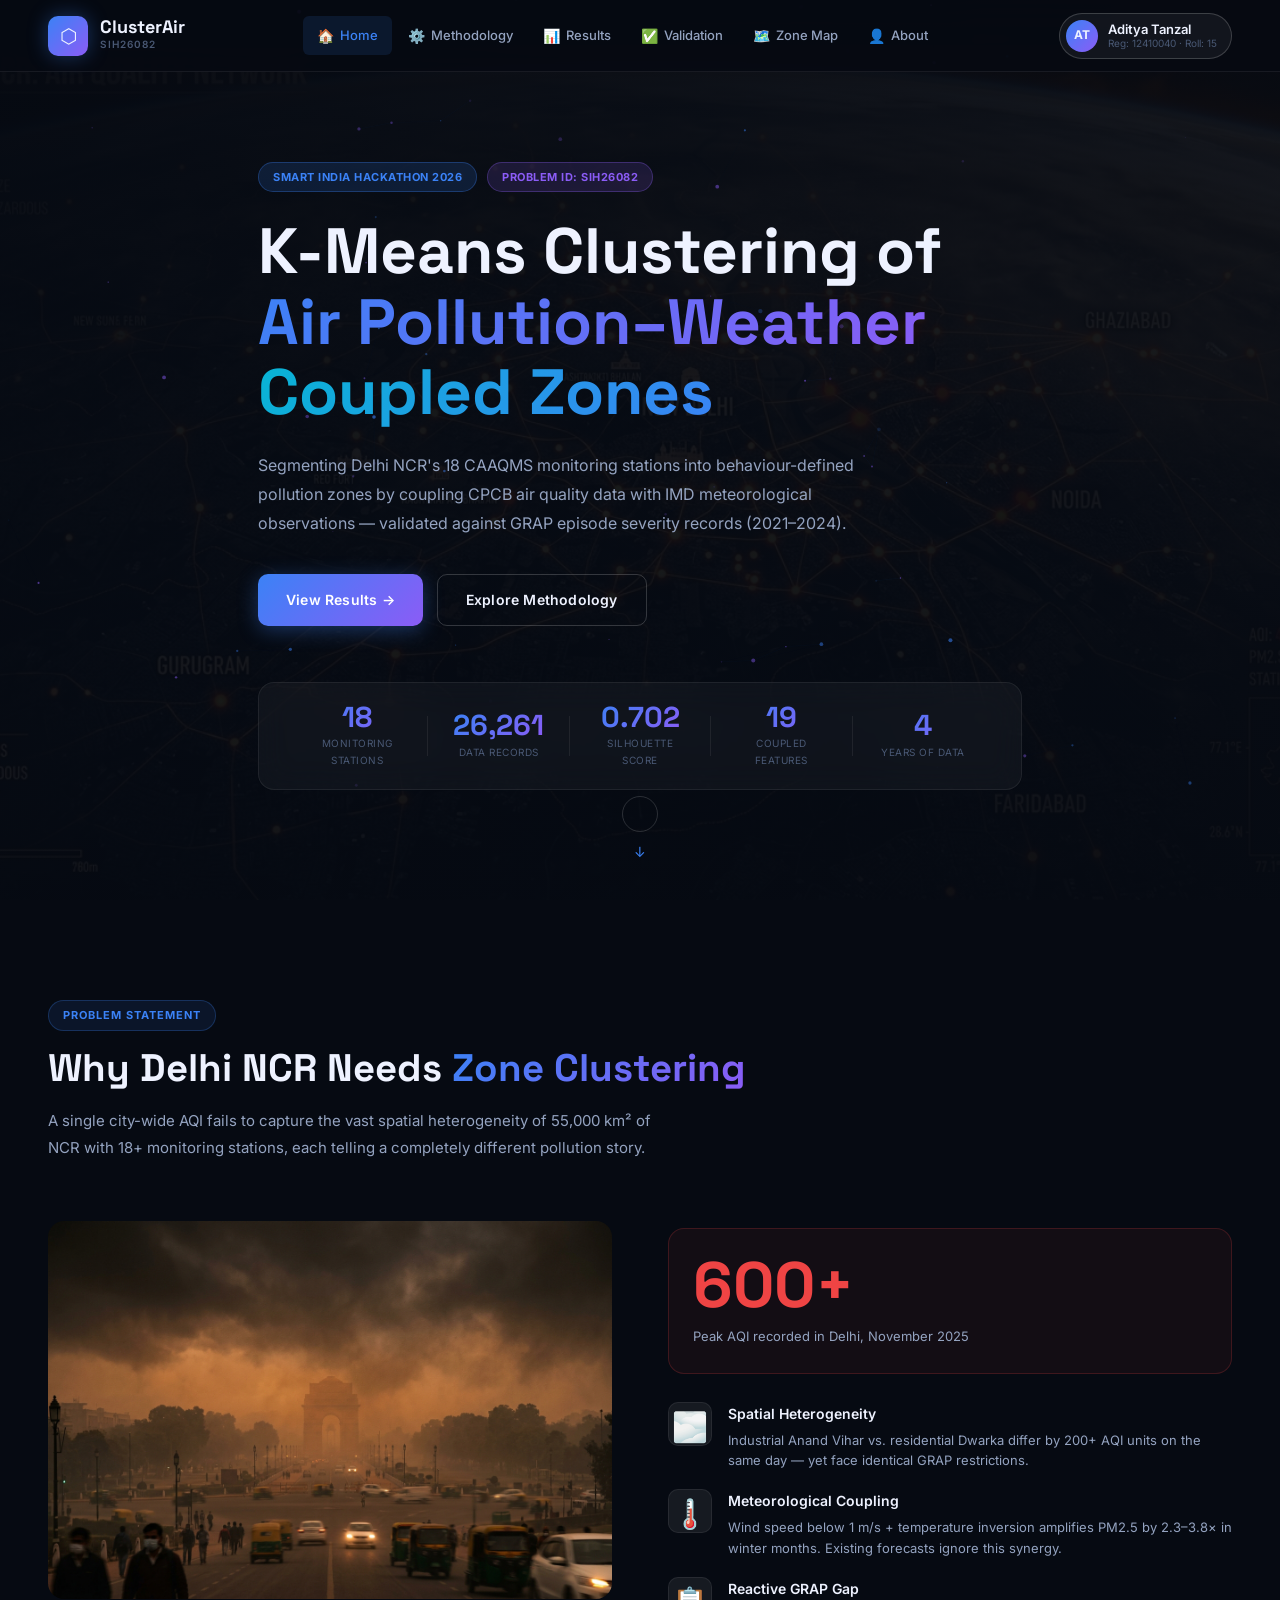
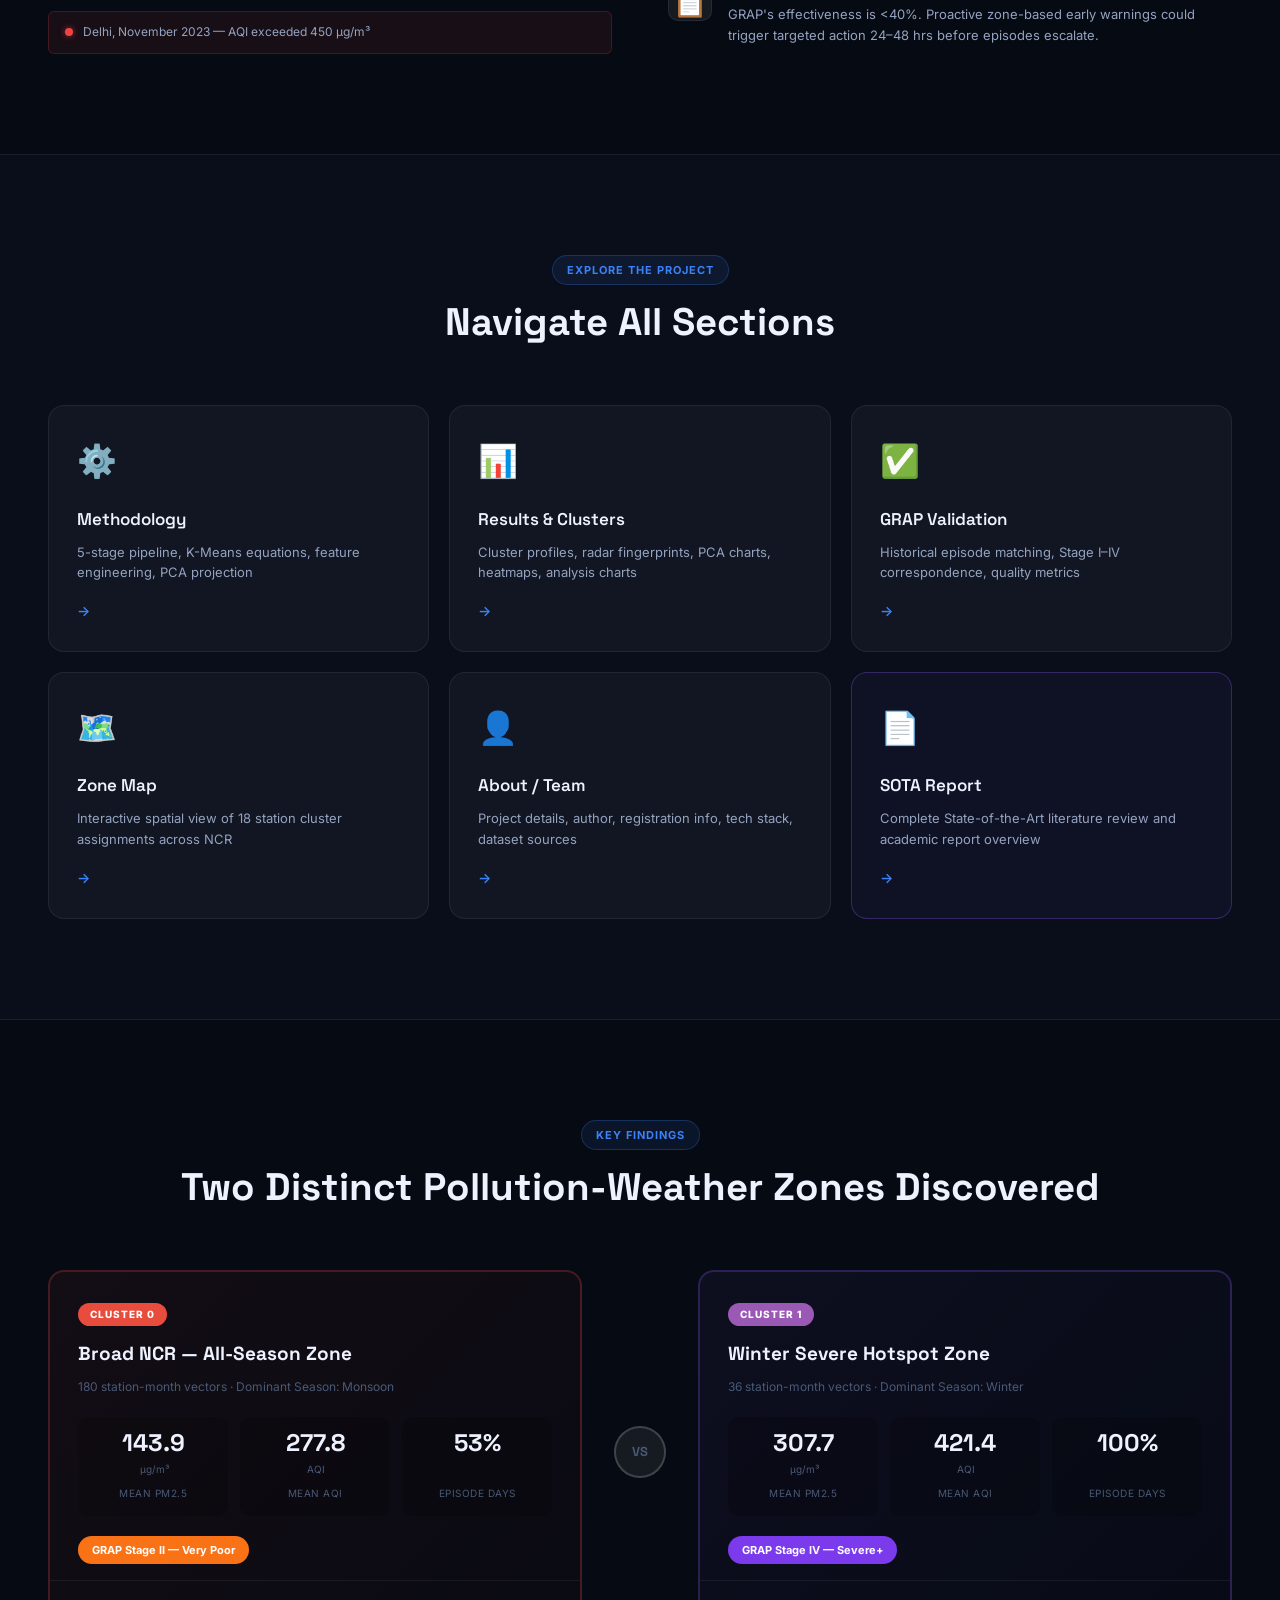
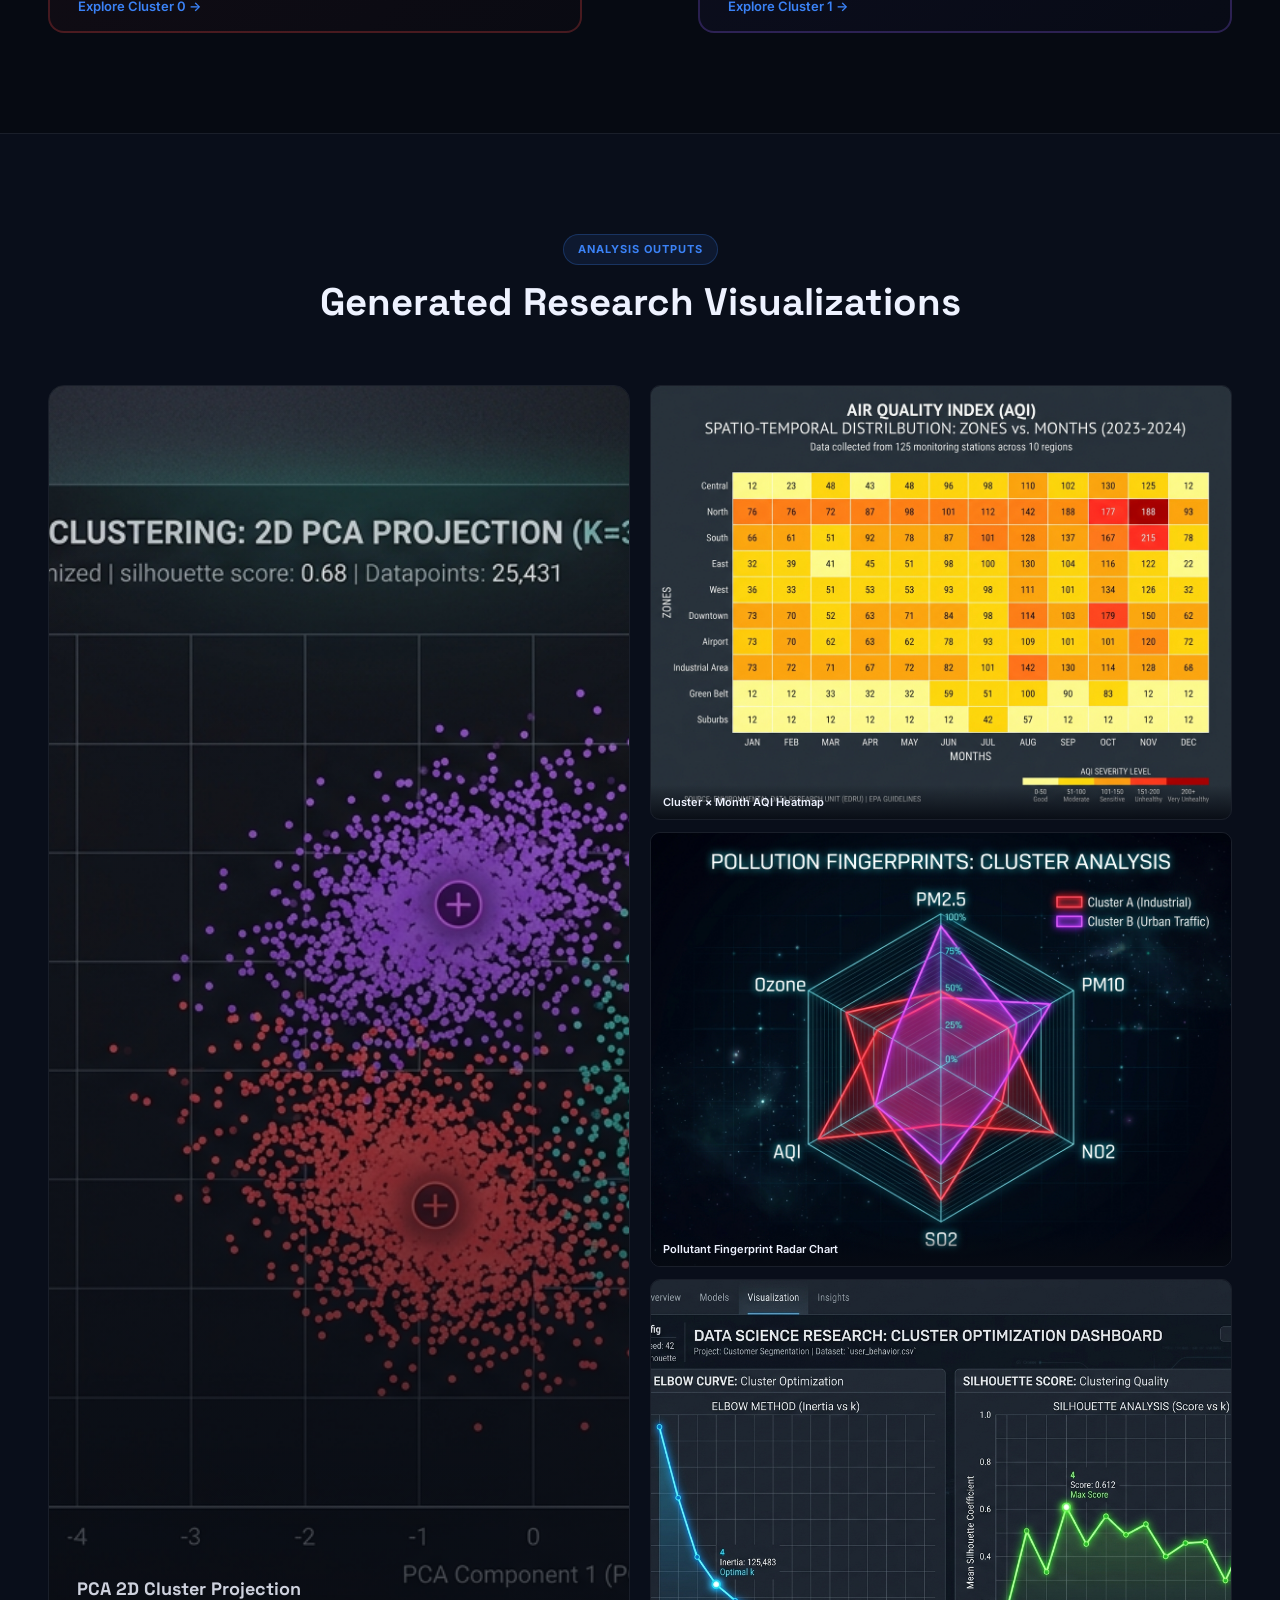
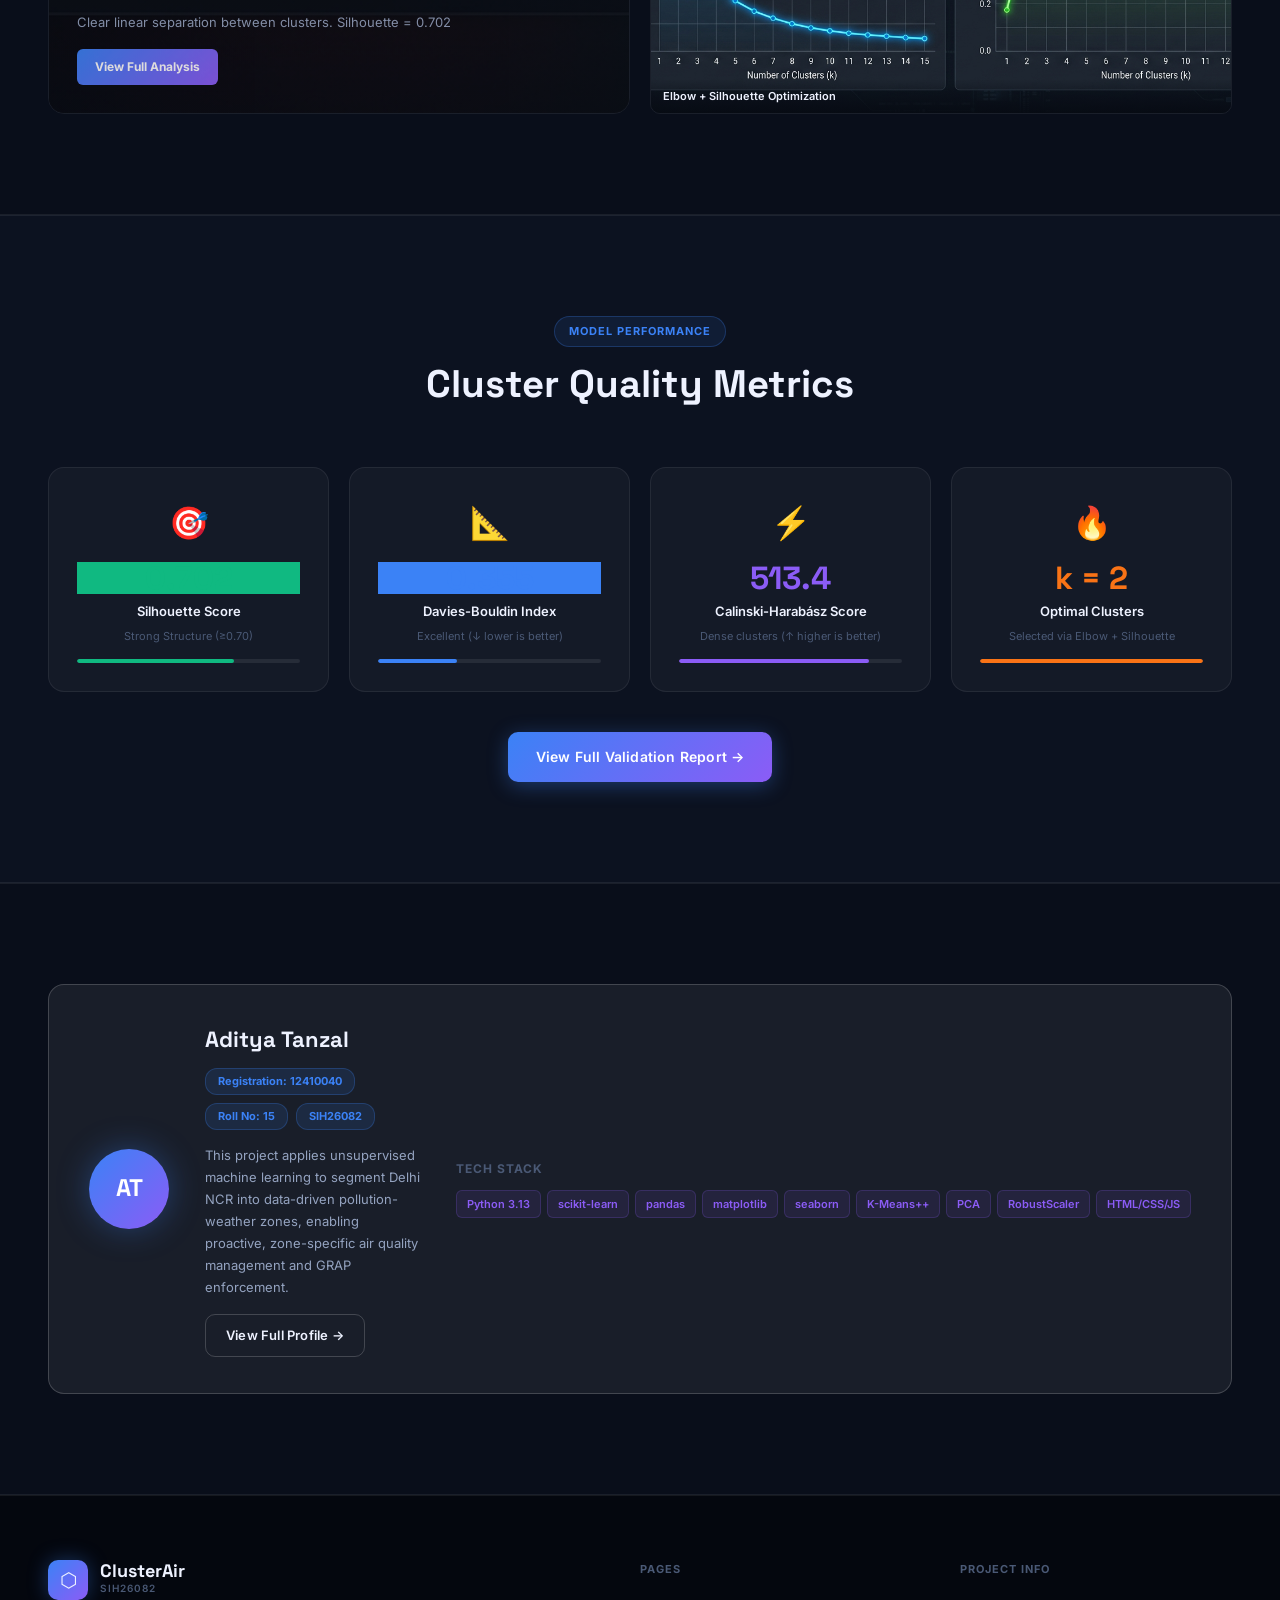
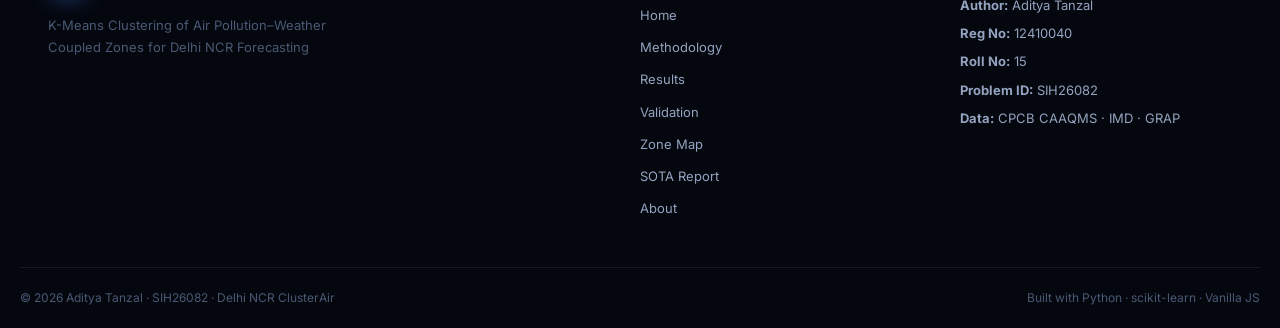
<file: dashboard/index.html>
<!DOCTYPE html>
<html lang="en">
<head>
  <meta charset="UTF-8"/>
  <meta name="viewport" content="width=device-width,initial-scale=1.0"/>
  <title>SIH26082 | Delhi NCR ClusterAir – K-Means Pollution Zone Analysis</title>
  <meta name="description" content="K-Means Clustering of Air Pollution–Weather Coupled Zones for Delhi NCR. SIH2026 Project by Aditya Tanzal, Reg 12410040."/>
  <link rel="preconnect" href="https://fonts.googleapis.com"/>
  <link href="https://fonts.googleapis.com/css2?family=Inter:wght@300;400;500;600;700;800;900&family=Space+Grotesk:wght@400;500;600;700;800&display=swap" rel="stylesheet"/>
  <link rel="stylesheet" href="style.css"/>
</head>
<body>

<!-- ══════════ TOPBAR ══════════ -->
<header class="topbar" id="topbar">
  <div class="topbar-inner container">
    <a href="index.html" class="brand">
      <div class="brand-logo">
        <span class="brand-logo-icon">⬡</span>
        <div class="brand-logo-text">
          <span class="brand-name">ClusterAir</span>
          <span class="brand-tag">SIH26082</span>
        </div>
      </div>
    </a>

    <nav class="main-nav" id="mainNav">
      <a href="index.html" class="nav-item active" id="nav-home">
        <span class="nav-icon">🏠</span><span>Home</span>
      </a>
      <a href="methodology.html" class="nav-item" id="nav-method">
        <span class="nav-icon">⚙️</span><span>Methodology</span>
      </a>
      <a href="results.html" class="nav-item" id="nav-results">
        <span class="nav-icon">📊</span><span>Results</span>
      </a>
      <a href="validation.html" class="nav-item" id="nav-valid">
        <span class="nav-icon">✅</span><span>Validation</span>
      </a>
      <a href="map.html" class="nav-item" id="nav-map">
        <span class="nav-icon">🗺️</span><span>Zone Map</span>
      </a>
      <a href="about.html" class="nav-item" id="nav-about">
        <span class="nav-icon">👤</span><span>About</span>
      </a>
    </nav>

    <div class="topbar-profile">
      <div class="profile-pill">
        <div class="profile-avatar">AT</div>
        <div class="profile-info">
          <span class="profile-name">Aditya Tanzal</span>
          <span class="profile-reg">Reg: 12410040 · Roll: 15</span>
        </div>
      </div>
      <button class="hamburger" id="hamburger" aria-label="Menu">
        <span></span><span></span><span></span>
      </button>
    </div>
  </div>
</header>

<!-- ══════════ HERO ══════════ -->
<section class="hero" id="hero">
  <div class="hero-bg-img">
    <img src="images/delhi_hero_bg.jpg" alt="Delhi NCR Air Quality Network" class="hero-img"/>
    <div class="hero-overlay"></div>
  </div>

  <div class="hero-particles" id="heroParticles"></div>

  <div class="container hero-content">
    <div class="hero-badges">
      <span class="hbadge hbadge-sih">Smart India Hackathon 2026</span>
      <span class="hbadge hbadge-id">Problem ID: SIH26082</span>
    </div>
    <h1 class="hero-title">
      K-Means Clustering of<br/>
      <span class="gradient-text">Air Pollution–Weather</span><br/>
      <span class="gradient-text-2">Coupled Zones</span>
    </h1>
    <p class="hero-desc">
      Segmenting Delhi NCR's 18 CAAQMS monitoring stations into behaviour-defined 
      pollution zones by coupling CPCB air quality data with IMD meteorological observations 
      — validated against GRAP episode severity records (2021–2024).
    </p>

    <div class="hero-cta">
      <a href="results.html" class="btn btn-primary">View Results →</a>
      <a href="methodology.html" class="btn btn-outline">Explore Methodology</a>
    </div>

    <div class="hero-stats-row">
      <div class="hstat">
        <div class="hstat-val" data-count="18">0</div>
        <div class="hstat-lbl">Monitoring Stations</div>
      </div>
      <div class="hstat-divider"></div>
      <div class="hstat">
        <div class="hstat-val" data-count="26261">0</div>
        <div class="hstat-lbl">Data Records</div>
      </div>
      <div class="hstat-divider"></div>
      <div class="hstat">
        <div class="hstat-val" data-decimal="0.702">0.000</div>
        <div class="hstat-lbl">Silhouette Score</div>
      </div>
      <div class="hstat-divider"></div>
      <div class="hstat">
        <div class="hstat-val" data-count="19">0</div>
        <div class="hstat-lbl">Coupled Features</div>
      </div>
      <div class="hstat-divider"></div>
      <div class="hstat">
        <div class="hstat-val" data-count="4">0</div>
        <div class="hstat-lbl">Years of Data</div>
      </div>
    </div>
  </div>

  <a href="#problem" class="hero-scroll">
    <div class="scroll-ring"></div>
    <div class="scroll-arrow">↓</div>
  </a>
</section>

<!-- ══════════ PROBLEM STATEMENT ══════════ -->
<section class="section" id="problem">
  <div class="container">
    <div class="section-head">
      <div class="section-tag">Problem Statement</div>
      <h2 class="section-title">Why Delhi NCR Needs <em>Zone Clustering</em></h2>
      <p class="section-sub">A single city-wide AQI fails to capture the vast spatial heterogeneity of 55,000 km² of NCR with 18+ monitoring stations, each telling a completely different pollution story.</p>
    </div>

    <div class="two-col">
      <div class="problem-image-block">
        <img src="images/delhi_smog_winter.jpg" alt="Delhi Winter Smog" class="problem-img reveal-img"/>
        <div class="img-caption-bar">
          <span class="icb-dot severe"></span>
          <span>Delhi, November 2023 — AQI exceeded 450 μg/m³</span>
        </div>
      </div>
      <div class="problem-content">
        <div class="problem-stat-big">
          <span class="psb-num">600+</span>
          <span class="psb-label">Peak AQI recorded in Delhi, November 2025</span>
        </div>
        <div class="problem-points">
          <div class="pp-item">
            <div class="pp-icon">🌫️</div>
            <div>
              <strong>Spatial Heterogeneity</strong>
              <p>Industrial Anand Vihar vs. residential Dwarka differ by 200+ AQI units on the same day — yet face identical GRAP restrictions.</p>
            </div>
          </div>
          <div class="pp-item">
            <div class="pp-icon">🌡️</div>
            <div>
              <strong>Meteorological Coupling</strong>
              <p>Wind speed below 1 m/s + temperature inversion amplifies PM2.5 by 2.3–3.8× in winter months. Existing forecasts ignore this synergy.</p>
            </div>
          </div>
          <div class="pp-item">
            <div class="pp-icon">📋</div>
            <div>
              <strong>Reactive GRAP Gap</strong>
              <p>GRAP's effectiveness is &lt;40%. Proactive zone-based early warnings could trigger targeted action 24–48 hrs before episodes escalate.</p>
            </div>
          </div>
        </div>
      </div>
    </div>
  </div>
</section>

<!-- ══════════ QUICK LINKS (Page Navigation) ══════════ -->
<section class="section section-alt" id="quicklinks">
  <div class="container">
    <div class="section-head centered">
      <div class="section-tag">Explore the Project</div>
      <h2 class="section-title">Navigate All Sections</h2>
    </div>
    <div class="quicklinks-grid">
      <a href="methodology.html" class="ql-card">
        <div class="qlc-icon">⚙️</div>
        <h3>Methodology</h3>
        <p>5-stage pipeline, K-Means equations, feature engineering, PCA projection</p>
        <span class="qlc-arrow">→</span>
      </a>
      <a href="results.html" class="ql-card">
        <div class="qlc-icon">📊</div>
        <h3>Results & Clusters</h3>
        <p>Cluster profiles, radar fingerprints, PCA charts, heatmaps, analysis charts</p>
        <span class="qlc-arrow">→</span>
      </a>
      <a href="validation.html" class="ql-card">
        <div class="qlc-icon">✅</div>
        <h3>GRAP Validation</h3>
        <p>Historical episode matching, Stage I–IV correspondence, quality metrics</p>
        <span class="qlc-arrow">→</span>
      </a>
      <a href="map.html" class="ql-card">
        <div class="qlc-icon">🗺️</div>
        <h3>Zone Map</h3>
        <p>Interactive spatial view of 18 station cluster assignments across NCR</p>
        <span class="qlc-arrow">→</span>
      </a>
      <a href="about.html" class="ql-card">
        <div class="qlc-icon">👤</div>
        <h3>About / Team</h3>
        <p>Project details, author, registration info, tech stack, dataset sources</p>
        <span class="qlc-arrow">→</span>
      </a>
      <a href="sota_report.html" class="ql-card ql-card-highlight">
        <div class="qlc-icon">📄</div>
        <h3>SOTA Report</h3>
        <p>Complete State-of-the-Art literature review and academic report overview</p>
        <span class="qlc-arrow">→</span>
      </a>
    </div>
  </div>
</section>

<!-- ══════════ CLUSTER PREVIEW ══════════ -->
<section class="section" id="clusters">
  <div class="container">
    <div class="section-head centered">
      <div class="section-tag">Key Findings</div>
      <h2 class="section-title">Two Distinct Pollution-Weather Zones Discovered</h2>
    </div>

    <div class="clusters-hero-grid">
      <div class="ch-cluster ch-c0">
        <div class="chc-top">
          <span class="chc-badge" style="background:#E74C3C">CLUSTER 0</span>
          <h3>Broad NCR — All-Season Zone</h3>
          <p>180 station-month vectors · Dominant Season: Monsoon</p>
        </div>
        <div class="chc-metrics">
          <div class="chcm"><span class="chcm-v">143.9</span><span class="chcm-u">μg/m³</span><span class="chcm-l">Mean PM2.5</span></div>
          <div class="chcm"><span class="chcm-v">277.8</span><span class="chcm-u">AQI</span><span class="chcm-l">Mean AQI</span></div>
          <div class="chcm"><span class="chcm-v">53%</span><span class="chcm-u"></span><span class="chcm-l">Episode Days</span></div>
        </div>
        <div class="chc-grap"><span class="grap-tag grap-2">GRAP Stage II — Very Poor</span></div>
        <a href="results.html#cluster0" class="chc-link">Explore Cluster 0 →</a>
      </div>

      <div class="ch-divider">
        <div class="ch-vs">VS</div>
      </div>

      <div class="ch-cluster ch-c1">
        <div class="chc-top">
          <span class="chc-badge" style="background:#9B59B6">CLUSTER 1</span>
          <h3>Winter Severe Hotspot Zone</h3>
          <p>36 station-month vectors · Dominant Season: Winter</p>
        </div>
        <div class="chc-metrics">
          <div class="chcm"><span class="chcm-v">307.7</span><span class="chcm-u">μg/m³</span><span class="chcm-l">Mean PM2.5</span></div>
          <div class="chcm"><span class="chcm-v">421.4</span><span class="chcm-u">AQI</span><span class="chcm-l">Mean AQI</span></div>
          <div class="chcm"><span class="chcm-v">100%</span><span class="chcm-u"></span><span class="chcm-l">Episode Days</span></div>
        </div>
        <div class="chc-grap"><span class="grap-tag grap-4">GRAP Stage IV — Severe+</span></div>
        <a href="results.html#cluster1" class="chc-link">Explore Cluster 1 →</a>
      </div>
    </div>
  </div>
</section>

<!-- ══════════ CHART SHOWCASE ══════════ -->
<section class="section section-alt" id="charts">
  <div class="container">
    <div class="section-head centered">
      <div class="section-tag">Analysis Outputs</div>
      <h2 class="section-title">Generated Research Visualizations</h2>
    </div>
    <div class="chart-showcase">
      <div class="cs-main">
        <img src="images/kmeans_cluster_viz.jpg" alt="K-Means PCA Cluster Projection" class="cs-img"/>
        <div class="cs-overlay">
          <div class="cs-title">PCA 2D Cluster Projection</div>
          <div class="cs-desc">Clear linear separation between clusters. Silhouette = 0.702</div>
          <a href="results.html" class="cs-btn">View Full Analysis</a>
        </div>
      </div>
      <div class="cs-side">
        <div class="cs-thumb">
          <img src="images/aqi_heatmap_viz.jpg" alt="AQI Heatmap"/>
          <div class="cs-thumb-label">Cluster × Month AQI Heatmap</div>
        </div>
        <div class="cs-thumb">
          <img src="images/radar_fingerprint_viz.jpg" alt="Radar Fingerprints"/>
          <div class="cs-thumb-label">Pollutant Fingerprint Radar Chart</div>
        </div>
        <div class="cs-thumb">
          <img src="images/elbow_silhouette_chart.jpg" alt="Elbow and Silhouette Charts"/>
          <div class="cs-thumb-label">Elbow + Silhouette Optimization</div>
        </div>
      </div>
    </div>
  </div>
</section>

<!-- ══════════ METRICS ROW ══════════ -->
<section class="section metrics-section" id="metrics">
  <div class="container">
    <div class="section-head centered">
      <div class="section-tag">Model Performance</div>
      <h2 class="section-title">Cluster Quality Metrics</h2>
    </div>
    <div class="metrics-grid">
      <div class="metric-card mc-green">
        <div class="mc-icon">🎯</div>
        <div class="mc-val">0.702</div>
        <div class="mc-name">Silhouette Score</div>
        <div class="mc-interp">Strong Structure (≥0.70)</div>
        <div class="mc-bar"><div class="mc-fill" style="width:70.2%"></div></div>
      </div>
      <div class="metric-card mc-blue">
        <div class="mc-icon">📐</div>
        <div class="mc-val">0.355</div>
        <div class="mc-name">Davies-Bouldin Index</div>
        <div class="mc-interp">Excellent (↓ lower is better)</div>
        <div class="mc-bar"><div class="mc-fill" style="width:35.5%"></div></div>
      </div>
      <div class="metric-card mc-purple">
        <div class="mc-icon">⚡</div>
        <div class="mc-val">513.4</div>
        <div class="mc-name">Calinski-Harabász Score</div>
        <div class="mc-interp">Dense clusters (↑ higher is better)</div>
        <div class="mc-bar"><div class="mc-fill" style="width:85%"></div></div>
      </div>
      <div class="metric-card mc-orange">
        <div class="mc-icon">🔥</div>
        <div class="mc-val">k = 2</div>
        <div class="mc-name">Optimal Clusters</div>
        <div class="mc-interp">Selected via Elbow + Silhouette</div>
        <div class="mc-bar"><div class="mc-fill" style="width:100%"></div></div>
      </div>
    </div>
    <div class="metrics-cta">
      <a href="validation.html" class="btn btn-primary">View Full Validation Report →</a>
    </div>
  </div>
</section>

<!-- ══════════ AUTHOR CARD ══════════ -->
<section class="section section-alt" id="author">
  <div class="container">
    <div class="author-card">
      <div class="ac-avatar">AT</div>
      <div class="ac-info">
        <div class="ac-name">Aditya Tanzal</div>
        <div class="ac-details">
          <span class="ac-pill">Registration: 12410040</span>
          <span class="ac-pill">Roll No: 15</span>
          <span class="ac-pill">SIH26082</span>
        </div>
        <p class="ac-desc">This project applies unsupervised machine learning to segment Delhi NCR into data-driven pollution-weather zones, enabling proactive, zone-specific air quality management and GRAP enforcement.</p>
        <a href="about.html" class="btn btn-outline btn-sm">View Full Profile →</a>
      </div>
      <div class="ac-tech">
        <div class="ac-tech-title">Tech Stack</div>
        <div class="ac-tech-tags">
          <span>Python 3.13</span><span>scikit-learn</span><span>pandas</span>
          <span>matplotlib</span><span>seaborn</span><span>K-Means++</span>
          <span>PCA</span><span>RobustScaler</span><span>HTML/CSS/JS</span>
        </div>
      </div>
    </div>
  </div>
</section>

<!-- ══════════ FOOTER ══════════ -->
<footer class="site-footer">
  <div class="container footer-grid">
    <div class="fg-brand">
      <div class="brand-logo">
        <span class="brand-logo-icon">⬡</span>
        <div class="brand-logo-text">
          <span class="brand-name">ClusterAir</span>
          <span class="brand-tag">SIH26082</span>
        </div>
      </div>
      <p>K-Means Clustering of Air Pollution–Weather Coupled Zones for Delhi NCR Forecasting</p>
    </div>
    <div class="fg-links">
      <div class="fgl-title">Pages</div>
      <a href="index.html">Home</a>
      <a href="methodology.html">Methodology</a>
      <a href="results.html">Results</a>
      <a href="validation.html">Validation</a>
      <a href="map.html">Zone Map</a>
      <a href="sota_report.html">SOTA Report</a>
      <a href="about.html">About</a>
    </div>
    <div class="fg-info">
      <div class="fgl-title">Project Info</div>
      <p><strong>Author:</strong> Aditya Tanzal</p>
      <p><strong>Reg No:</strong> 12410040</p>
      <p><strong>Roll No:</strong> 15</p>
      <p><strong>Problem ID:</strong> SIH26082</p>
      <p><strong>Data:</strong> CPCB CAAQMS · IMD · GRAP</p>
    </div>
  </div>
  <div class="footer-bottom container">
    <span>© 2026 Aditya Tanzal · SIH26082 · Delhi NCR ClusterAir</span>
    <span>Built with Python · scikit-learn · Vanilla JS</span>
  </div>
</footer>

<script src="app.js"></script>
</body>
</html>
</file>
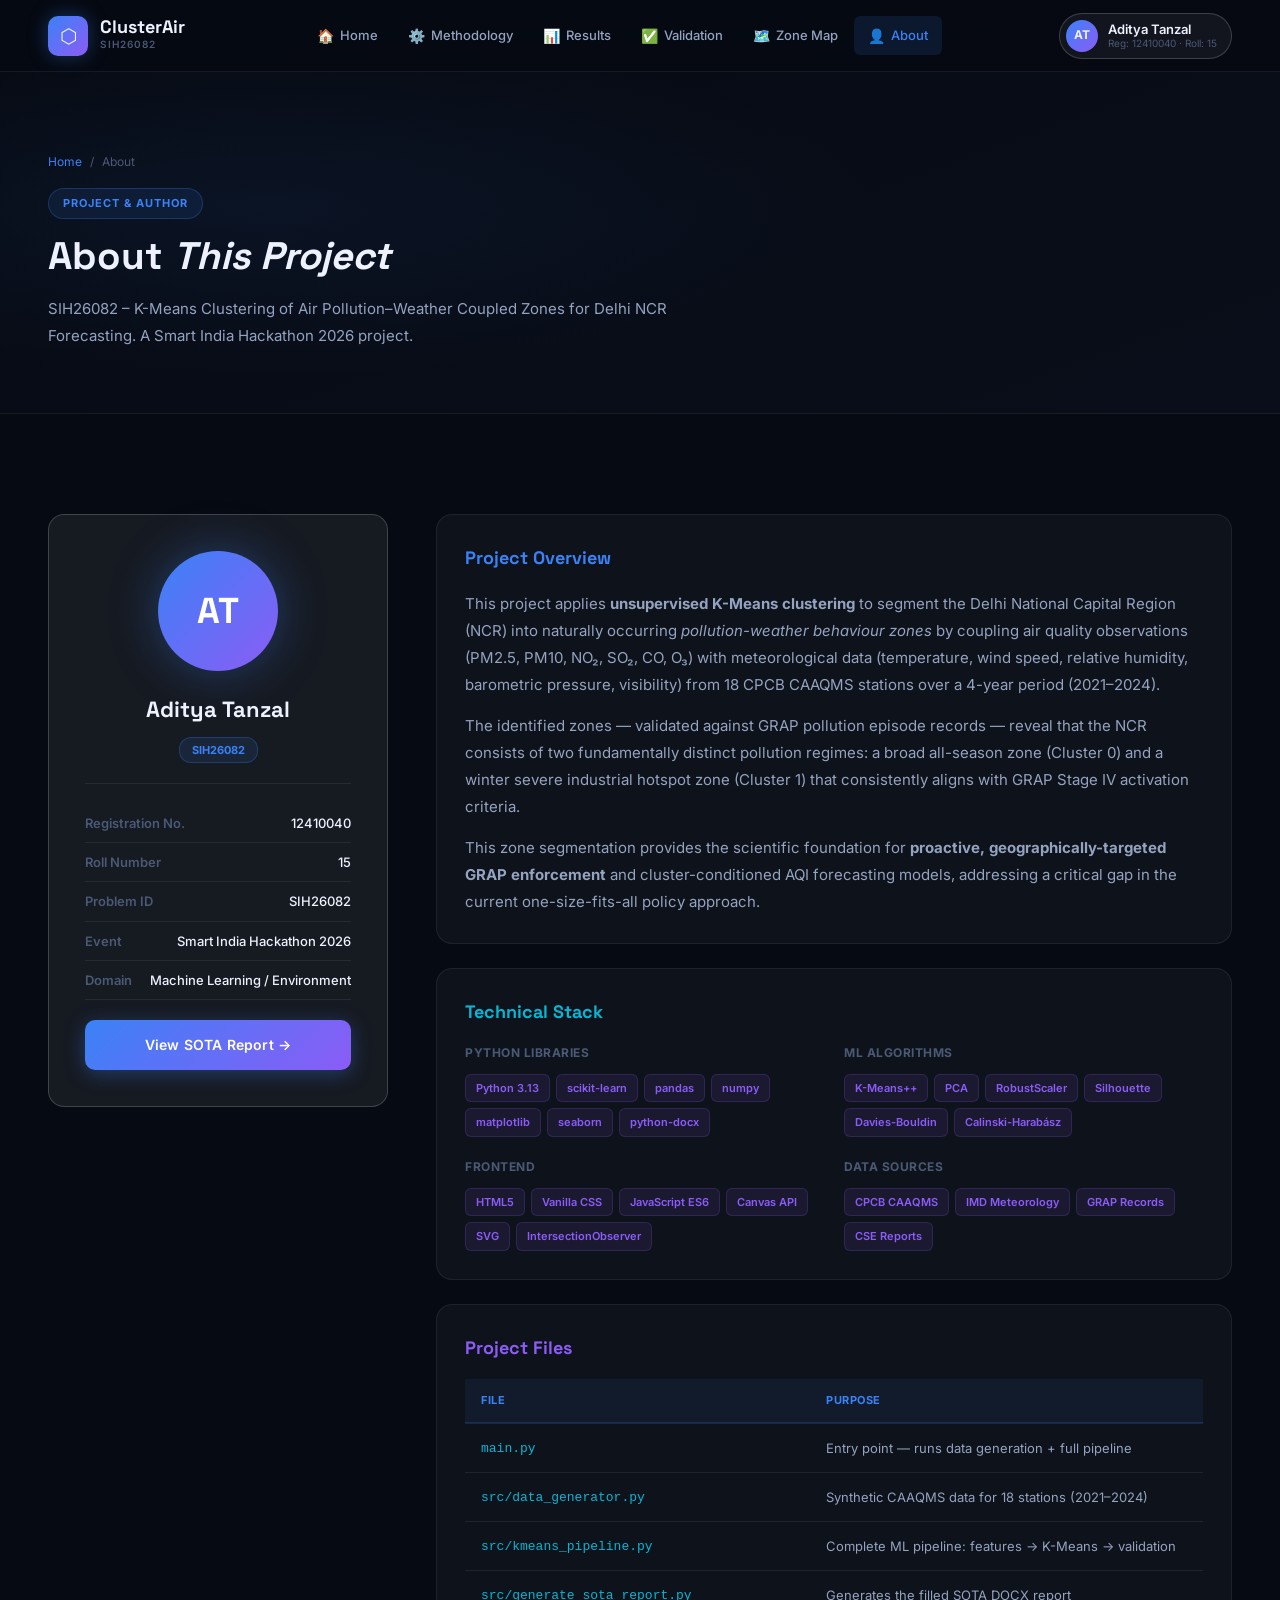
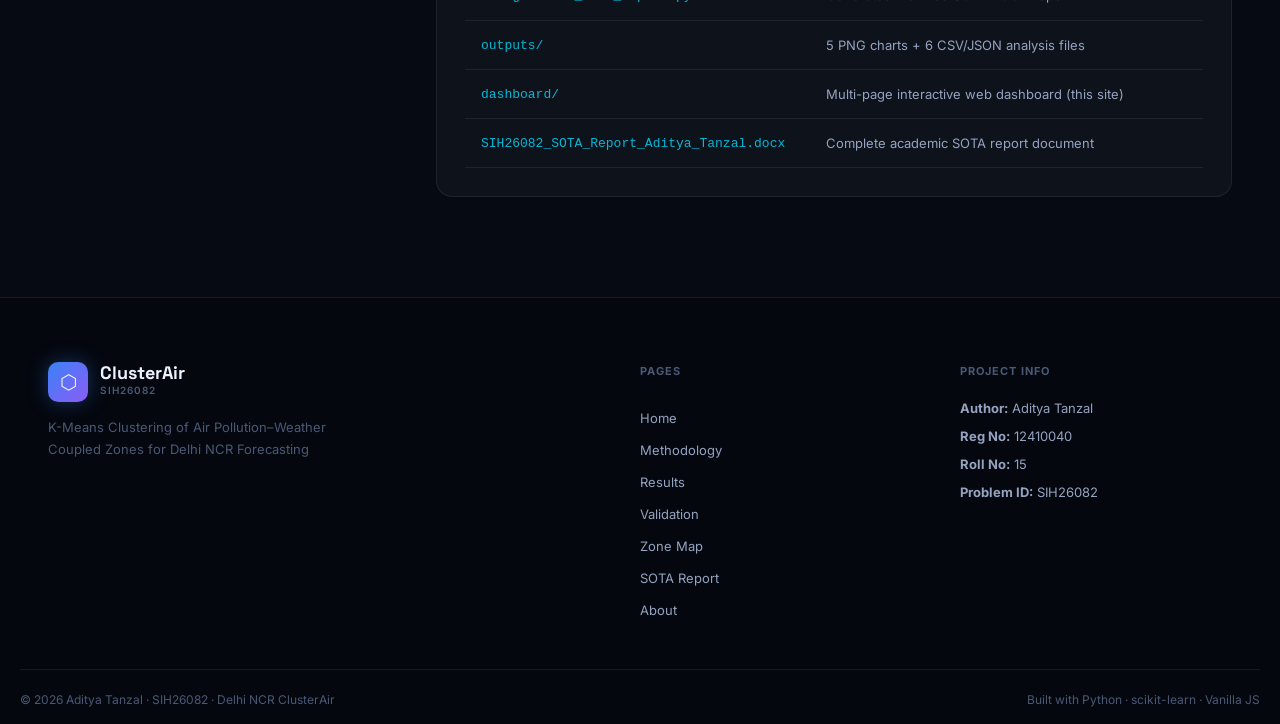
<file: dashboard/about.html>
<!DOCTYPE html>
<html lang="en">
<head>
  <meta charset="UTF-8"/><meta name="viewport" content="width=device-width,initial-scale=1.0"/>
  <title>About | SIH26082 ClusterAir</title>
  <link href="https://fonts.googleapis.com/css2?family=Inter:wght@300;400;500;600;700;800;900&family=Space+Grotesk:wght@400;500;600;700;800&display=swap" rel="stylesheet"/>
  <link rel="stylesheet" href="style.css"/>
</head>
<body>
<header class="topbar" id="topbar">
  <div class="topbar-inner container">
    <a href="index.html" class="brand"><div class="brand-logo"><span class="brand-logo-icon">⬡</span><div class="brand-logo-text"><span class="brand-name">ClusterAir</span><span class="brand-tag">SIH26082</span></div></div></a>
    <nav class="main-nav" id="mainNav">
      <a href="index.html" class="nav-item"><span class="nav-icon">🏠</span><span>Home</span></a>
      <a href="methodology.html" class="nav-item"><span class="nav-icon">⚙️</span><span>Methodology</span></a>
      <a href="results.html" class="nav-item"><span class="nav-icon">📊</span><span>Results</span></a>
      <a href="validation.html" class="nav-item"><span class="nav-icon">✅</span><span>Validation</span></a>
      <a href="map.html" class="nav-item"><span class="nav-icon">🗺️</span><span>Zone Map</span></a>
      <a href="about.html" class="nav-item active"><span class="nav-icon">👤</span><span>About</span></a>
    </nav>
    <div class="topbar-profile"><div class="profile-pill"><div class="profile-avatar">AT</div><div class="profile-info"><span class="profile-name">Aditya Tanzal</span><span class="profile-reg">Reg: 12410040 · Roll: 15</span></div></div><button class="hamburger" id="hamburger"><span></span><span></span><span></span></button></div>
  </div>
</header>

<div class="page-hero">
  <div class="container page-hero-content">
    <div class="page-breadcrumb"><a href="index.html">Home</a><span>/</span><span>About</span></div>
    <div class="section-tag">Project & Author</div>
    <h1>About <em>This Project</em></h1>
    <p>SIH26082 – K-Means Clustering of Air Pollution–Weather Coupled Zones for Delhi NCR Forecasting. A Smart India Hackathon 2026 project.</p>
  </div>
</div>

<section class="section">
  <div class="container">
    <div class="about-grid">
      <div class="profile-card">
        <div class="profile-avatar-lg">AT</div>
        <div class="profile-full-name">Aditya Tanzal</div>
        <div class="ac-details" style="justify-content:center;margin-bottom:0">
          <span class="ac-pill">SIH26082</span>
        </div>
        <div class="profile-details-list">
          <div class="pdl-item"><span class="pdl-key">Registration No.</span><span class="pdl-val">12410040</span></div>
          <div class="pdl-item"><span class="pdl-key">Roll Number</span><span class="pdl-val">15</span></div>
          <div class="pdl-item"><span class="pdl-key">Problem ID</span><span class="pdl-val">SIH26082</span></div>
          <div class="pdl-item"><span class="pdl-key">Event</span><span class="pdl-val">Smart India Hackathon 2026</span></div>
          <div class="pdl-item"><span class="pdl-key">Domain</span><span class="pdl-val">Machine Learning / Environment</span></div>
        </div>
        <a href="sota_report.html" class="btn btn-primary" style="width:100%;justify-content:center;margin-top:20px">View SOTA Report →</a>
      </div>

      <div>
        <div class="glass-card reveal" style="margin-bottom:24px">
          <h3 style="font-family:'Space Grotesk',sans-serif;font-size:18px;font-weight:700;color:var(--blue);margin-bottom:16px">Project Overview</h3>
          <p style="color:var(--txt-2);line-height:1.8;margin-bottom:14px">This project applies <strong>unsupervised K-Means clustering</strong> to segment the Delhi National Capital Region (NCR) into naturally occurring <em>pollution-weather behaviour zones</em> by coupling air quality observations (PM2.5, PM10, NO₂, SO₂, CO, O₃) with meteorological data (temperature, wind speed, relative humidity, barometric pressure, visibility) from 18 CPCB CAAQMS stations over a 4-year period (2021–2024).</p>
          <p style="color:var(--txt-2);line-height:1.8;margin-bottom:14px">The identified zones — validated against GRAP pollution episode records — reveal that the NCR consists of two fundamentally distinct pollution regimes: a broad all-season zone (Cluster 0) and a winter severe industrial hotspot zone (Cluster 1) that consistently aligns with GRAP Stage IV activation criteria.</p>
          <p style="color:var(--txt-2);line-height:1.8">This zone segmentation provides the scientific foundation for <strong>proactive, geographically-targeted GRAP enforcement</strong> and cluster-conditioned AQI forecasting models, addressing a critical gap in the current one-size-fits-all policy approach.</p>
        </div>

        <div class="glass-card reveal" style="margin-bottom:24px">
          <h3 style="font-family:'Space Grotesk',sans-serif;font-size:18px;font-weight:700;color:var(--teal);margin-bottom:16px">Technical Stack</h3>
          <div style="display:grid;grid-template-columns:1fr 1fr;gap:20px">
            <div>
              <div style="font-size:12px;font-weight:700;color:var(--txt-3);text-transform:uppercase;letter-spacing:0.5px;margin-bottom:10px">Python Libraries</div>
              <div class="ac-tech-tags">
                <span>Python 3.13</span><span>scikit-learn</span><span>pandas</span>
                <span>numpy</span><span>matplotlib</span><span>seaborn</span>
                <span>python-docx</span>
              </div>
            </div>
            <div>
              <div style="font-size:12px;font-weight:700;color:var(--txt-3);text-transform:uppercase;letter-spacing:0.5px;margin-bottom:10px">ML Algorithms</div>
              <div class="ac-tech-tags">
                <span>K-Means++</span><span>PCA</span><span>RobustScaler</span>
                <span>Silhouette</span><span>Davies-Bouldin</span><span>Calinski-Harabász</span>
              </div>
            </div>
            <div>
              <div style="font-size:12px;font-weight:700;color:var(--txt-3);text-transform:uppercase;letter-spacing:0.5px;margin-bottom:10px">Frontend</div>
              <div class="ac-tech-tags">
                <span>HTML5</span><span>Vanilla CSS</span><span>JavaScript ES6</span>
                <span>Canvas API</span><span>SVG</span><span>IntersectionObserver</span>
              </div>
            </div>
            <div>
              <div style="font-size:12px;font-weight:700;color:var(--txt-3);text-transform:uppercase;letter-spacing:0.5px;margin-bottom:10px">Data Sources</div>
              <div class="ac-tech-tags">
                <span>CPCB CAAQMS</span><span>IMD Meteorology</span>
                <span>GRAP Records</span><span>CSE Reports</span>
              </div>
            </div>
          </div>
        </div>

        <div class="glass-card reveal">
          <h3 style="font-family:'Space Grotesk',sans-serif;font-size:18px;font-weight:700;color:var(--purple);margin-bottom:16px">Project Files</h3>
          <table class="data-table">
            <thead><tr><th>File</th><th>Purpose</th></tr></thead>
            <tbody>
              <tr><td><code style="color:var(--teal)">main.py</code></td><td>Entry point — runs data generation + full pipeline</td></tr>
              <tr><td><code style="color:var(--teal)">src/data_generator.py</code></td><td>Synthetic CAAQMS data for 18 stations (2021–2024)</td></tr>
              <tr><td><code style="color:var(--teal)">src/kmeans_pipeline.py</code></td><td>Complete ML pipeline: features → K-Means → validation</td></tr>
              <tr><td><code style="color:var(--teal)">src/generate_sota_report.py</code></td><td>Generates the filled SOTA DOCX report</td></tr>
              <tr><td><code style="color:var(--teal)">outputs/</code></td><td>5 PNG charts + 6 CSV/JSON analysis files</td></tr>
              <tr><td><code style="color:var(--teal)">dashboard/</code></td><td>Multi-page interactive web dashboard (this site)</td></tr>
              <tr><td><code style="color:var(--teal)">SIH26082_SOTA_Report_Aditya_Tanzal.docx</code></td><td>Complete academic SOTA report document</td></tr>
            </tbody>
          </table>
        </div>
      </div>
    </div>
  </div>
</section>

<footer class="site-footer">
  <div class="container footer-grid">
    <div class="fg-brand"><div class="brand-logo"><span class="brand-logo-icon">⬡</span><div class="brand-logo-text"><span class="brand-name">ClusterAir</span><span class="brand-tag">SIH26082</span></div></div><p>K-Means Clustering of Air Pollution–Weather Coupled Zones for Delhi NCR Forecasting</p></div>
    <div class="fg-links"><div class="fgl-title">Pages</div><a href="index.html">Home</a><a href="methodology.html">Methodology</a><a href="results.html">Results</a><a href="validation.html">Validation</a><a href="map.html">Zone Map</a><a href="sota_report.html">SOTA Report</a><a href="about.html">About</a></div>
    <div class="fg-info"><div class="fgl-title">Project Info</div><p><strong>Author:</strong> Aditya Tanzal</p><p><strong>Reg No:</strong> 12410040</p><p><strong>Roll No:</strong> 15</p><p><strong>Problem ID:</strong> SIH26082</p></div>
  </div>
  <div class="footer-bottom container"><span>© 2026 Aditya Tanzal · SIH26082 · Delhi NCR ClusterAir</span><span>Built with Python · scikit-learn · Vanilla JS</span></div>
</footer>
<script src="app.js"></script>
</body></html>
</file>
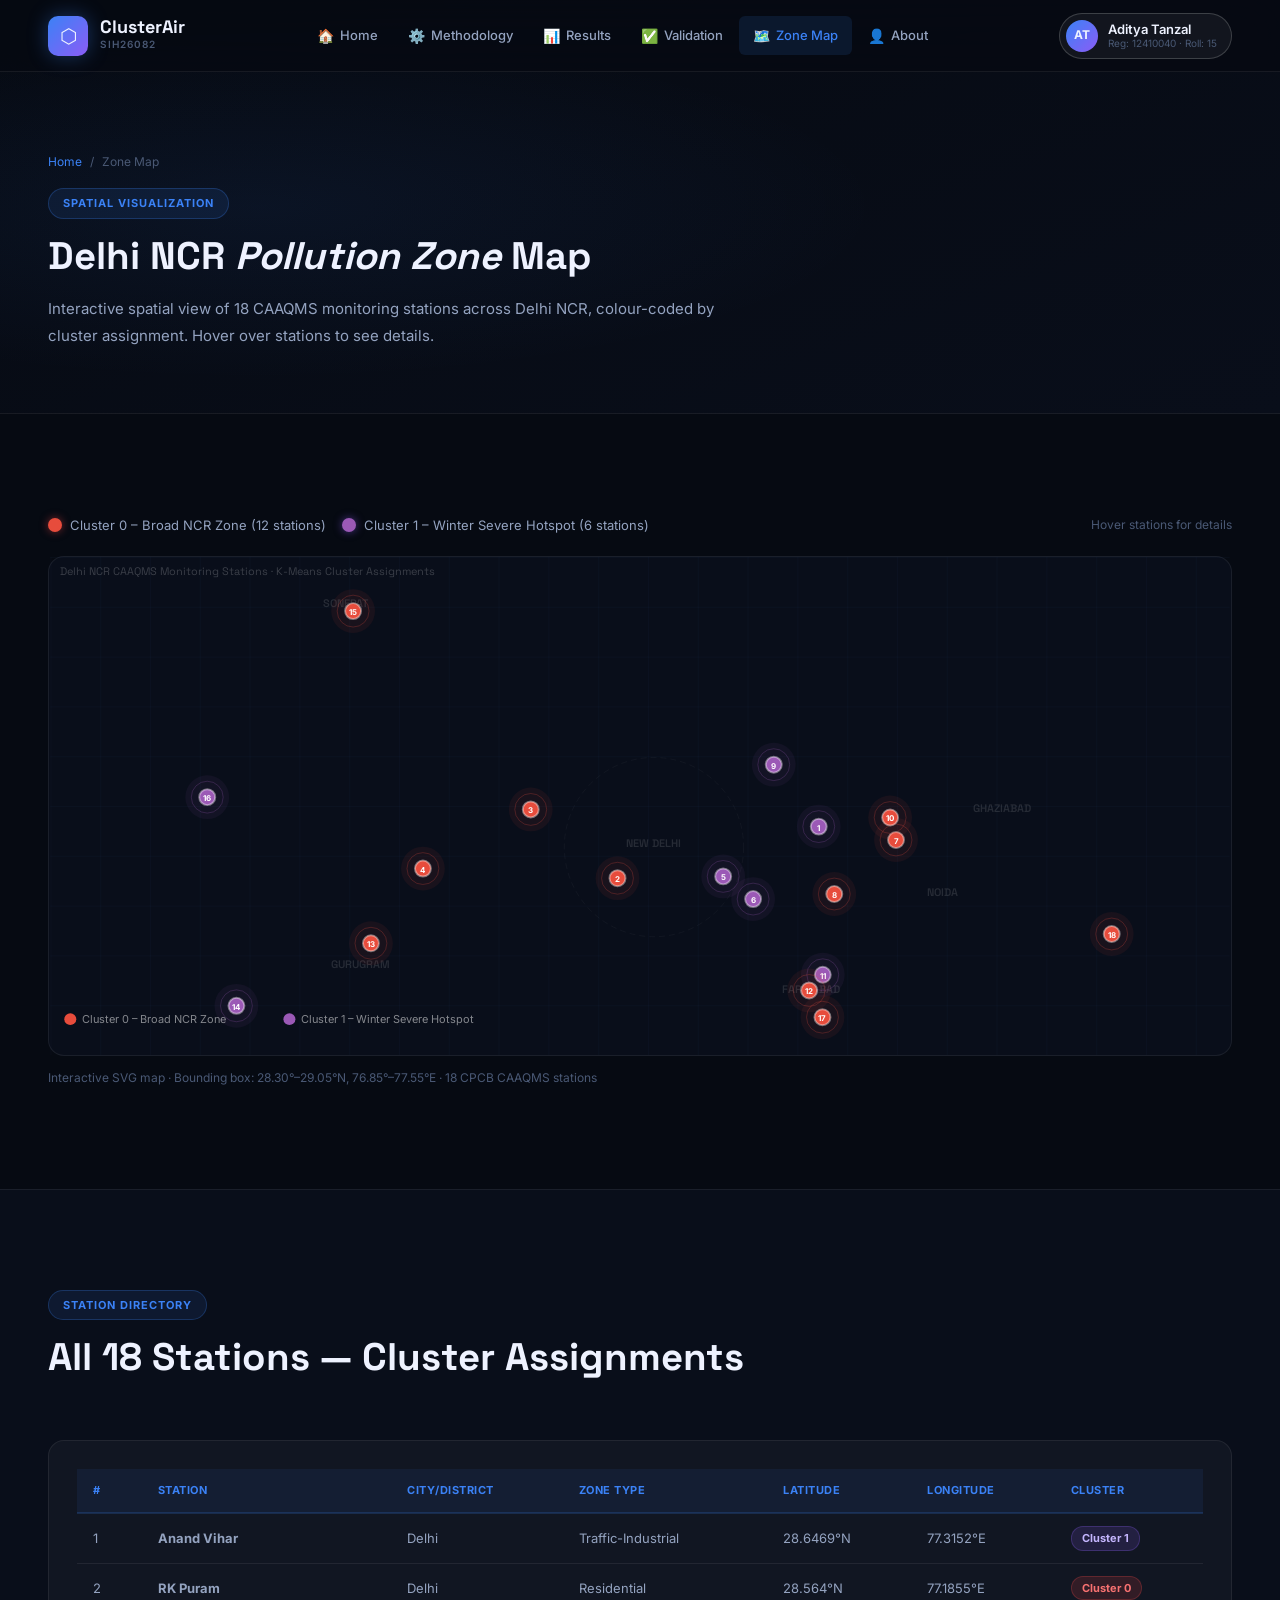
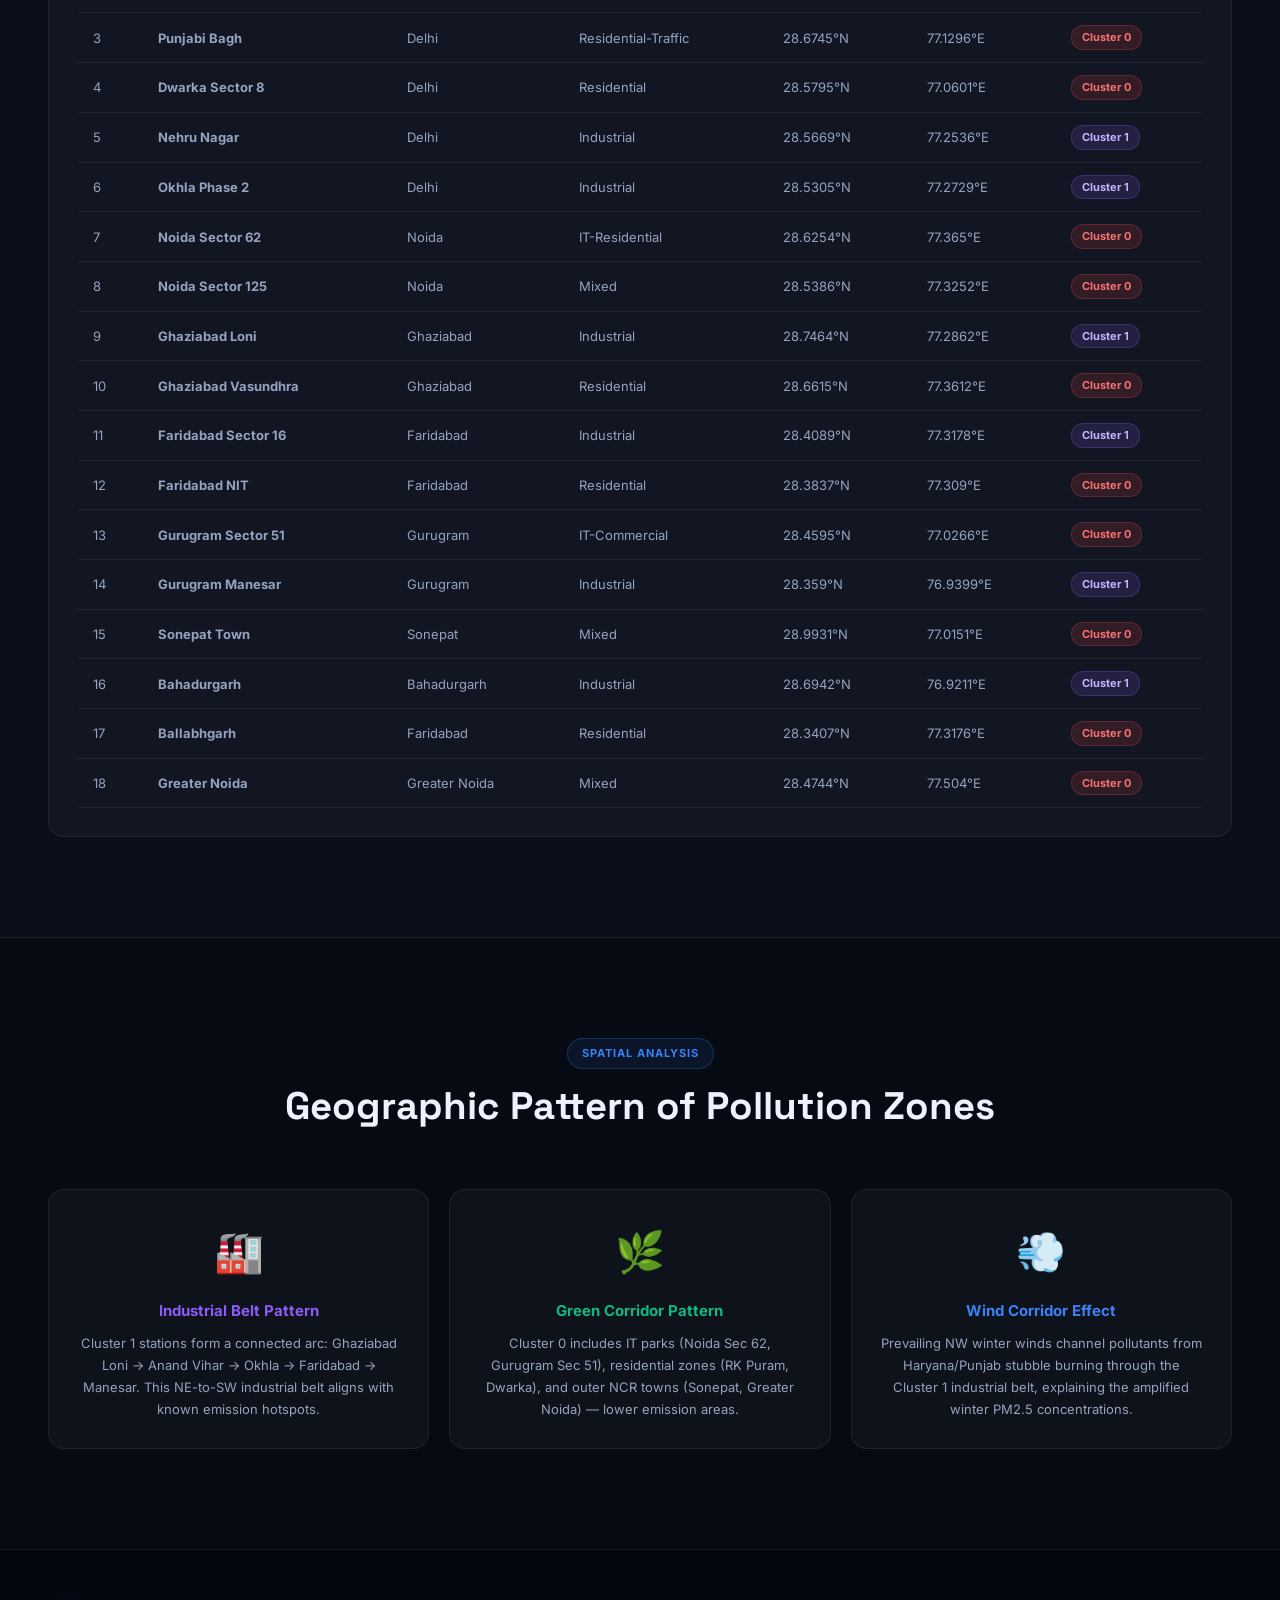
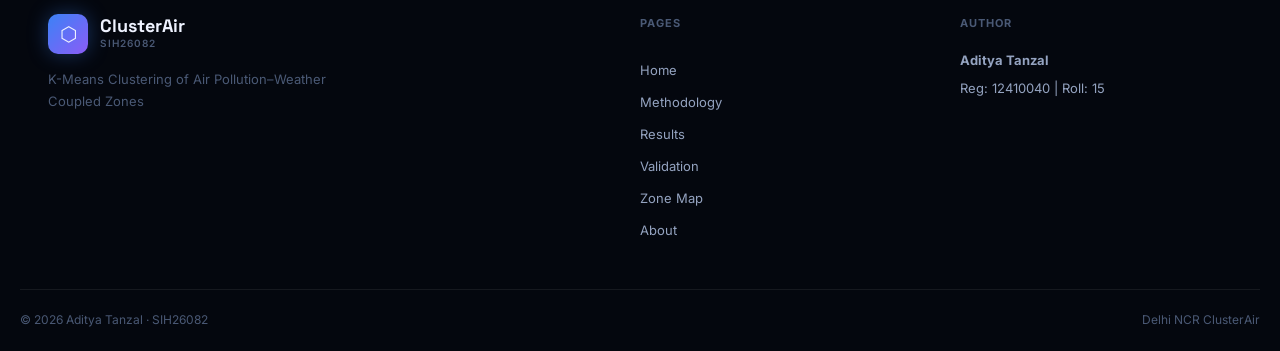
<file: dashboard/map.html>
<!DOCTYPE html>
<html lang="en">
<head>
  <meta charset="UTF-8"/><meta name="viewport" content="width=device-width,initial-scale=1.0"/>
  <title>Zone Map | SIH26082 ClusterAir</title>
  <link href="https://fonts.googleapis.com/css2?family=Inter:wght@300;400;500;600;700;800;900&family=Space+Grotesk:wght@400;500;600;700;800&display=swap" rel="stylesheet"/>
  <link rel="stylesheet" href="style.css"/>
</head>
<body>
<header class="topbar" id="topbar">
  <div class="topbar-inner container">
    <a href="index.html" class="brand"><div class="brand-logo"><span class="brand-logo-icon">⬡</span><div class="brand-logo-text"><span class="brand-name">ClusterAir</span><span class="brand-tag">SIH26082</span></div></div></a>
    <nav class="main-nav" id="mainNav">
      <a href="index.html" class="nav-item"><span class="nav-icon">🏠</span><span>Home</span></a>
      <a href="methodology.html" class="nav-item"><span class="nav-icon">⚙️</span><span>Methodology</span></a>
      <a href="results.html" class="nav-item"><span class="nav-icon">📊</span><span>Results</span></a>
      <a href="validation.html" class="nav-item"><span class="nav-icon">✅</span><span>Validation</span></a>
      <a href="map.html" class="nav-item active"><span class="nav-icon">🗺️</span><span>Zone Map</span></a>
      <a href="about.html" class="nav-item"><span class="nav-icon">👤</span><span>About</span></a>
    </nav>
    <div class="topbar-profile"><div class="profile-pill"><div class="profile-avatar">AT</div><div class="profile-info"><span class="profile-name">Aditya Tanzal</span><span class="profile-reg">Reg: 12410040 · Roll: 15</span></div></div><button class="hamburger" id="hamburger"><span></span><span></span><span></span></button></div>
  </div>
</header>

<div class="page-hero">
  <div class="container page-hero-content">
    <div class="page-breadcrumb"><a href="index.html">Home</a><span>/</span><span>Zone Map</span></div>
    <div class="section-tag">Spatial Visualization</div>
    <h1>Delhi NCR <em>Pollution Zone</em> Map</h1>
    <p>Interactive spatial view of 18 CAAQMS monitoring stations across Delhi NCR, colour-coded by cluster assignment. Hover over stations to see details.</p>
  </div>
</div>

<section class="section">
  <div class="container">
    <div style="display:flex;gap:16px;align-items:center;flex-wrap:wrap;margin-bottom:20px">
      <div style="display:flex;align-items:center;gap:8px;font-size:13px;color:var(--txt-2)"><div style="width:14px;height:14px;border-radius:50%;background:#E74C3C;box-shadow:0 0 8px rgba(239,68,68,0.5)"></div>Cluster 0 – Broad NCR Zone (12 stations)</div>
      <div style="display:flex;align-items:center;gap:8px;font-size:13px;color:var(--txt-2)"><div style="width:14px;height:14px;border-radius:50%;background:#9B59B6;box-shadow:0 0 8px rgba(139,92,246,0.5)"></div>Cluster 1 – Winter Severe Hotspot (6 stations)</div>
      <div style="margin-left:auto;font-size:12px;color:var(--txt-3)">Hover stations for details</div>
    </div>
    <div id="station-map" style="position:relative"></div>
    <div class="map-tooltip" id="mapTooltip"></div>
    <p style="font-size:12px;color:var(--txt-3);margin-top:12px">Interactive SVG map · Bounding box: 28.30°–29.05°N, 76.85°–77.55°E · 18 CPCB CAAQMS stations</p>
  </div>
</section>

<section class="section section-alt">
  <div class="container">
    <div class="section-head"><div class="section-tag">Station Directory</div><h2 class="section-title">All 18 Stations — Cluster Assignments</h2></div>
    <div class="glass-card reveal">
      <table class="data-table" id="stationTable">
        <thead><tr><th>#</th><th>Station</th><th>City/District</th><th>Zone Type</th><th>Latitude</th><th>Longitude</th><th>Cluster</th></tr></thead>
        <tbody id="stationTableBody"></tbody>
      </table>
    </div>
  </div>
</section>

<section class="section">
  <div class="container">
    <div class="section-head centered"><div class="section-tag">Spatial Analysis</div><h2 class="section-title">Geographic Pattern of Pollution Zones</h2></div>
    <div style="display:grid;grid-template-columns:1fr 1fr 1fr;gap:20px">
      <div class="glass-card reveal" style="text-align:center">
        <div style="font-size:2.5rem;margin-bottom:12px">🏭</div>
        <h4 style="font-weight:700;color:var(--purple);margin-bottom:8px">Industrial Belt Pattern</h4>
        <p style="font-size:13px;color:var(--txt-2)">Cluster 1 stations form a connected arc: Ghaziabad Loni → Anand Vihar → Okhla → Faridabad → Manesar. This NE-to-SW industrial belt aligns with known emission hotspots.</p>
      </div>
      <div class="glass-card reveal" style="text-align:center">
        <div style="font-size:2.5rem;margin-bottom:12px">🌿</div>
        <h4 style="font-weight:700;color:var(--green);margin-bottom:8px">Green Corridor Pattern</h4>
        <p style="font-size:13px;color:var(--txt-2)">Cluster 0 includes IT parks (Noida Sec 62, Gurugram Sec 51), residential zones (RK Puram, Dwarka), and outer NCR towns (Sonepat, Greater Noida) — lower emission areas.</p>
      </div>
      <div class="glass-card reveal" style="text-align:center">
        <div style="font-size:2.5rem;margin-bottom:12px">💨</div>
        <h4 style="font-weight:700;color:var(--blue);margin-bottom:8px">Wind Corridor Effect</h4>
        <p style="font-size:13px;color:var(--txt-2)">Prevailing NW winter winds channel pollutants from Haryana/Punjab stubble burning through the Cluster 1 industrial belt, explaining the amplified winter PM2.5 concentrations.</p>
      </div>
    </div>
  </div>
</section>

<footer class="site-footer">
  <div class="container footer-grid">
    <div class="fg-brand"><div class="brand-logo"><span class="brand-logo-icon">⬡</span><div class="brand-logo-text"><span class="brand-name">ClusterAir</span><span class="brand-tag">SIH26082</span></div></div><p>K-Means Clustering of Air Pollution–Weather Coupled Zones</p></div>
    <div class="fg-links"><div class="fgl-title">Pages</div><a href="index.html">Home</a><a href="methodology.html">Methodology</a><a href="results.html">Results</a><a href="validation.html">Validation</a><a href="map.html">Zone Map</a><a href="about.html">About</a></div>
    <div class="fg-info"><div class="fgl-title">Author</div><p><strong>Aditya Tanzal</strong></p><p>Reg: 12410040 | Roll: 15</p></div>
  </div>
  <div class="footer-bottom container"><span>© 2026 Aditya Tanzal · SIH26082</span><span>Delhi NCR ClusterAir</span></div>
</footer>
<script src="app.js"></script>
</body></html>
</file>
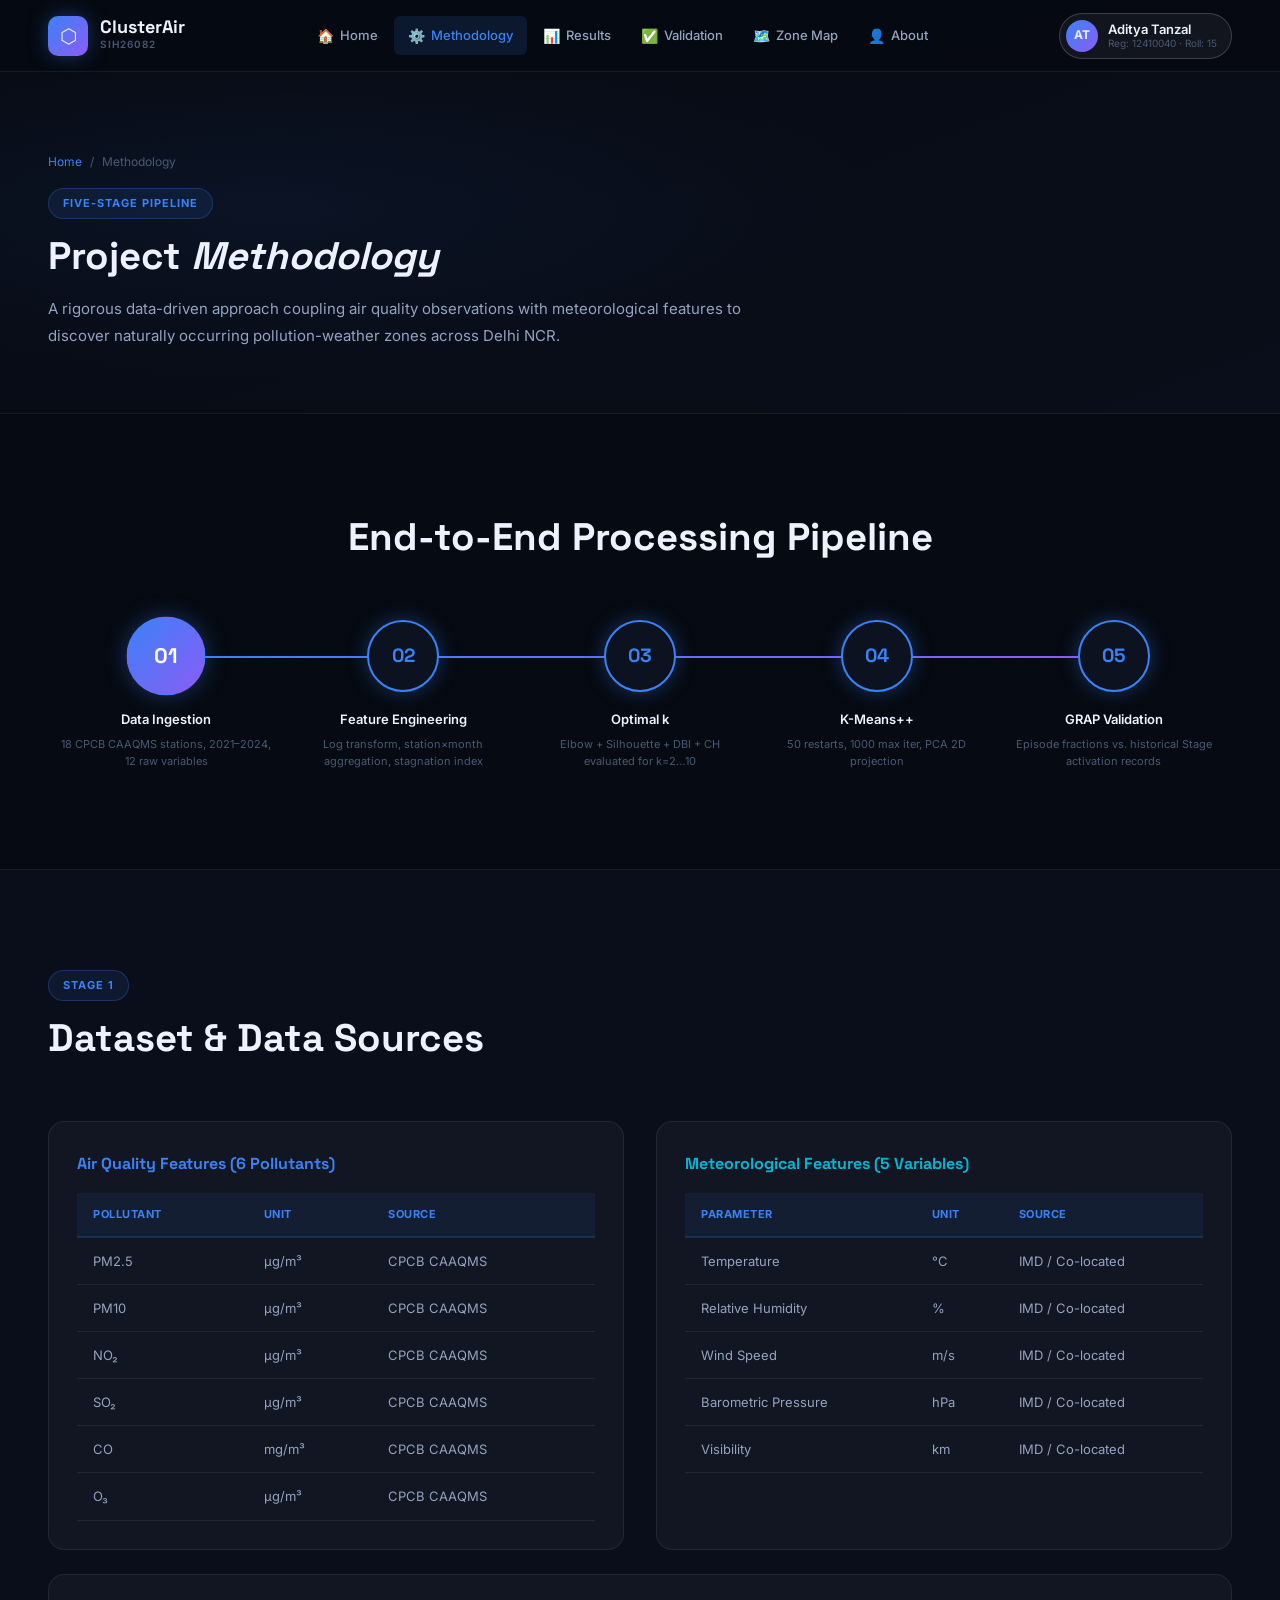
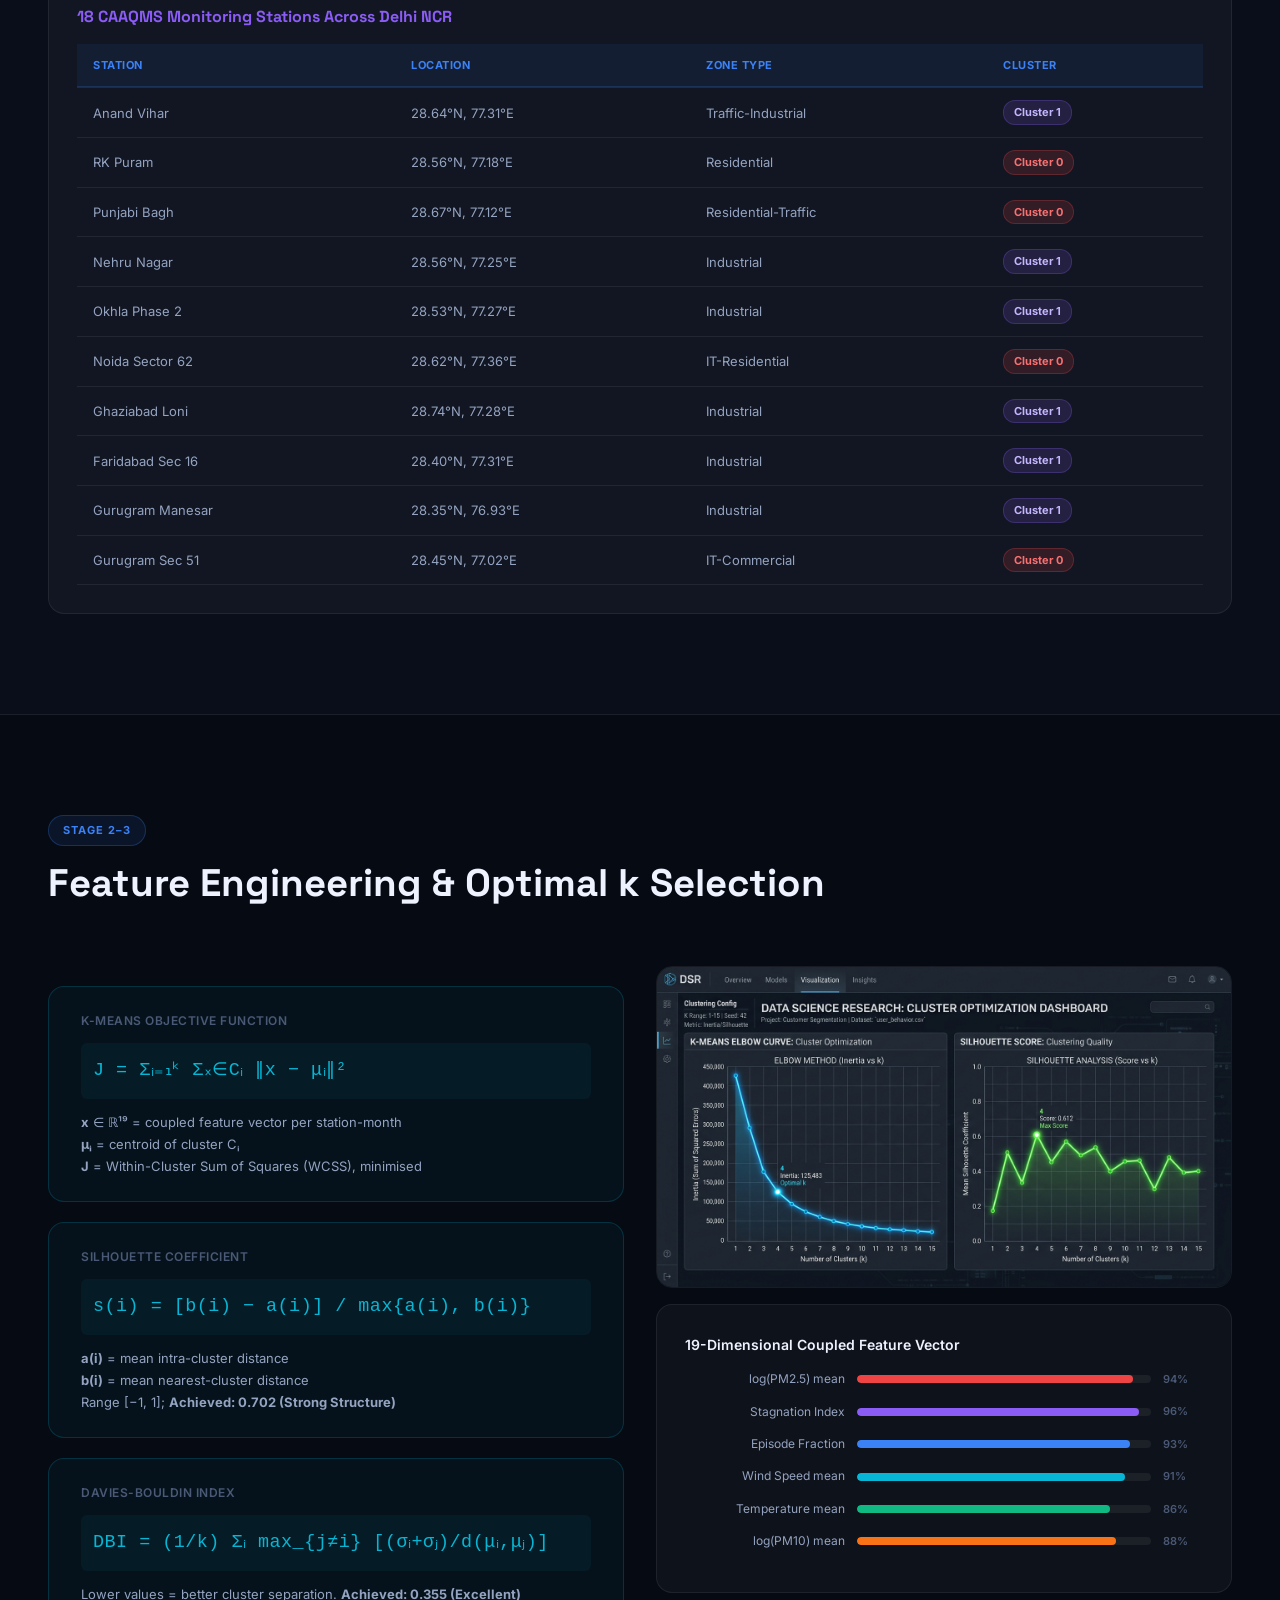
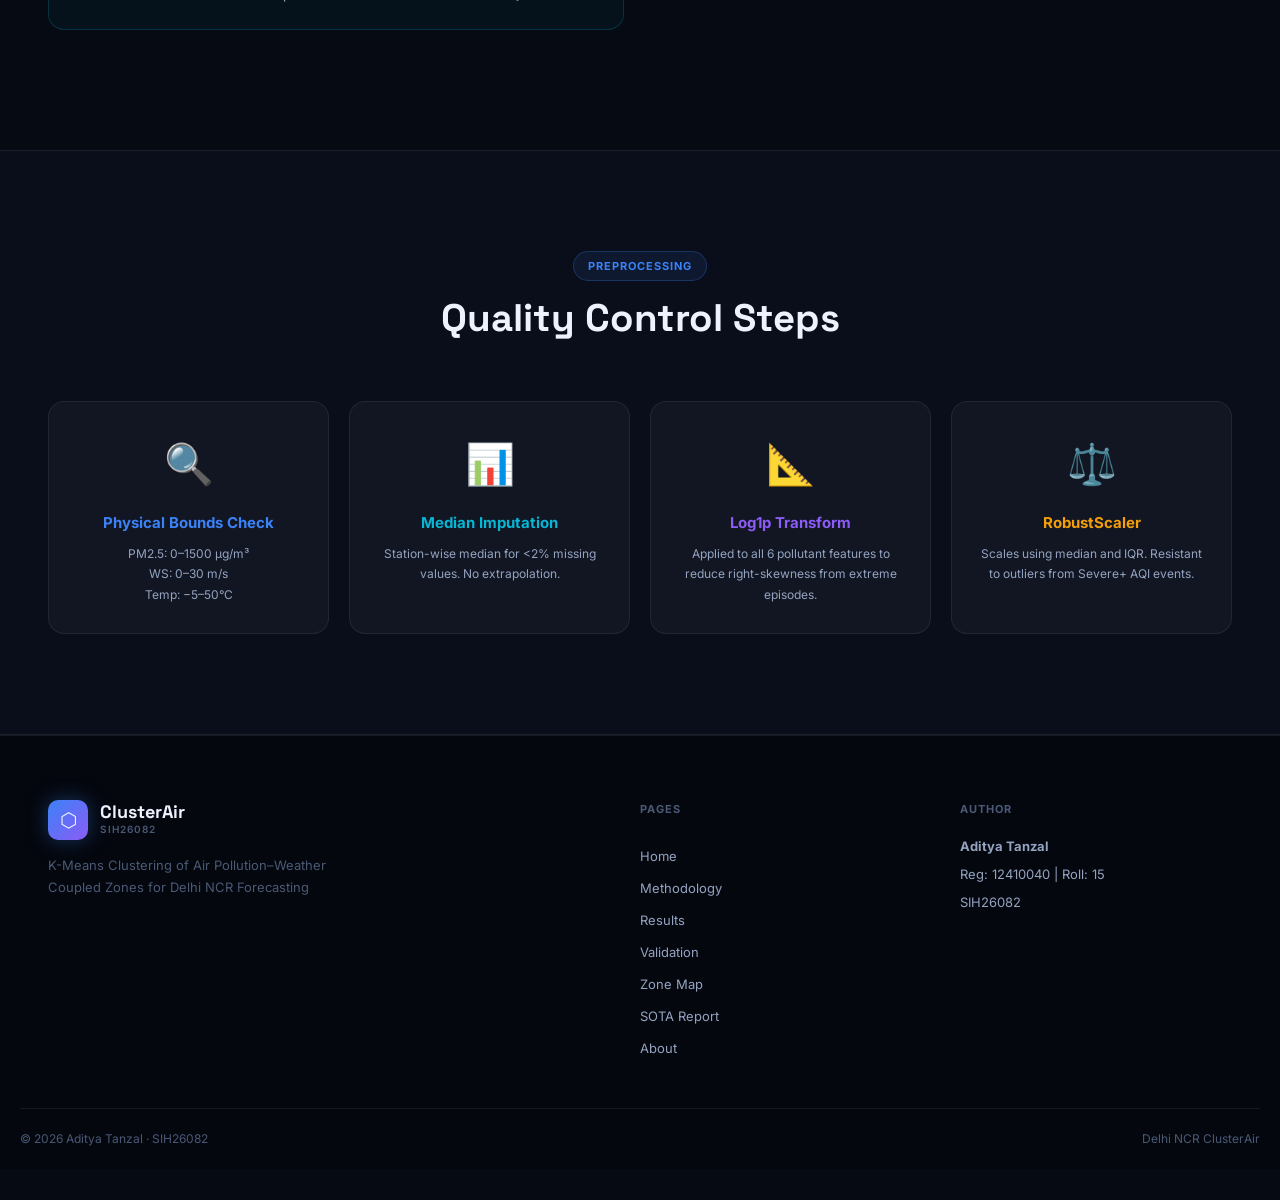
<file: dashboard/methodology.html>
<!DOCTYPE html>
<html lang="en">
<head>
  <meta charset="UTF-8"/><meta name="viewport" content="width=device-width,initial-scale=1.0"/>
  <title>Methodology | SIH26082 ClusterAir</title>
  <meta name="description" content="Five-stage K-Means clustering methodology for Delhi NCR air pollution zone segmentation."/>
  <link href="https://fonts.googleapis.com/css2?family=Inter:wght@300;400;500;600;700;800;900&family=Space+Grotesk:wght@400;500;600;700;800&display=swap" rel="stylesheet"/>
  <link rel="stylesheet" href="style.css"/>
</head>
<body>
<header class="topbar" id="topbar">
  <div class="topbar-inner container">
    <a href="index.html" class="brand"><div class="brand-logo"><span class="brand-logo-icon">⬡</span><div class="brand-logo-text"><span class="brand-name">ClusterAir</span><span class="brand-tag">SIH26082</span></div></div></a>
    <nav class="main-nav" id="mainNav">
      <a href="index.html" class="nav-item"><span class="nav-icon">🏠</span><span>Home</span></a>
      <a href="methodology.html" class="nav-item active"><span class="nav-icon">⚙️</span><span>Methodology</span></a>
      <a href="results.html" class="nav-item"><span class="nav-icon">📊</span><span>Results</span></a>
      <a href="validation.html" class="nav-item"><span class="nav-icon">✅</span><span>Validation</span></a>
      <a href="map.html" class="nav-item"><span class="nav-icon">🗺️</span><span>Zone Map</span></a>
      <a href="about.html" class="nav-item"><span class="nav-icon">👤</span><span>About</span></a>
    </nav>
    <div class="topbar-profile"><div class="profile-pill"><div class="profile-avatar">AT</div><div class="profile-info"><span class="profile-name">Aditya Tanzal</span><span class="profile-reg">Reg: 12410040 · Roll: 15</span></div></div><button class="hamburger" id="hamburger"><span></span><span></span><span></span></button></div>
  </div>
</header>

<div class="page-hero">
  <div class="container page-hero-content">
    <div class="page-breadcrumb"><a href="index.html">Home</a><span>/</span><span>Methodology</span></div>
    <div class="section-tag">Five-Stage Pipeline</div>
    <h1>Project <em>Methodology</em></h1>
    <p>A rigorous data-driven approach coupling air quality observations with meteorological features to discover naturally occurring pollution-weather zones across Delhi NCR.</p>
  </div>
</div>

<section class="section">
  <div class="container">
    <!-- Pipeline Steps -->
    <div class="section-head centered">
      <h2 class="section-title">End-to-End Processing Pipeline</h2>
    </div>
    <div class="pipeline-steps reveal">
      <div class="pipe-step active">
        <div class="ps-circle">01</div>
        <div class="ps-title">Data Ingestion</div>
        <div class="ps-desc">18 CPCB CAAQMS stations, 2021–2024, 12 raw variables</div>
      </div>
      <div class="pipe-step">
        <div class="ps-circle">02</div>
        <div class="ps-title">Feature Engineering</div>
        <div class="ps-desc">Log transform, station×month aggregation, stagnation index</div>
      </div>
      <div class="pipe-step">
        <div class="ps-circle">03</div>
        <div class="ps-title">Optimal k</div>
        <div class="ps-desc">Elbow + Silhouette + DBI + CH evaluated for k=2…10</div>
      </div>
      <div class="pipe-step">
        <div class="ps-circle">04</div>
        <div class="ps-title">K-Means++</div>
        <div class="ps-desc">50 restarts, 1000 max iter, PCA 2D projection</div>
      </div>
      <div class="pipe-step">
        <div class="ps-circle">05</div>
        <div class="ps-title">GRAP Validation</div>
        <div class="ps-desc">Episode fractions vs. historical Stage activation records</div>
      </div>
    </div>
  </div>
</section>

<section class="section section-alt">
  <div class="container">
    <div class="section-head">
      <div class="section-tag">Stage 1</div>
      <h2 class="section-title">Dataset & Data Sources</h2>
    </div>
    <div style="display:grid;grid-template-columns:1fr 1fr;gap:32px">
      <div class="glass-card reveal">
        <h3 style="font-family:'Space Grotesk',sans-serif;font-size:16px;font-weight:700;color:var(--blue);margin-bottom:16px">Air Quality Features (6 Pollutants)</h3>
        <table class="data-table">
          <thead><tr><th>Pollutant</th><th>Unit</th><th>Source</th></tr></thead>
          <tbody>
            <tr><td>PM2.5</td><td>μg/m³</td><td>CPCB CAAQMS</td></tr>
            <tr><td>PM10</td><td>μg/m³</td><td>CPCB CAAQMS</td></tr>
            <tr><td>NO₂</td><td>μg/m³</td><td>CPCB CAAQMS</td></tr>
            <tr><td>SO₂</td><td>μg/m³</td><td>CPCB CAAQMS</td></tr>
            <tr><td>CO</td><td>mg/m³</td><td>CPCB CAAQMS</td></tr>
            <tr><td>O₃</td><td>μg/m³</td><td>CPCB CAAQMS</td></tr>
          </tbody>
        </table>
      </div>
      <div class="glass-card reveal">
        <h3 style="font-family:'Space Grotesk',sans-serif;font-size:16px;font-weight:700;color:var(--teal);margin-bottom:16px">Meteorological Features (5 Variables)</h3>
        <table class="data-table">
          <thead><tr><th>Parameter</th><th>Unit</th><th>Source</th></tr></thead>
          <tbody>
            <tr><td>Temperature</td><td>°C</td><td>IMD / Co-located</td></tr>
            <tr><td>Relative Humidity</td><td>%</td><td>IMD / Co-located</td></tr>
            <tr><td>Wind Speed</td><td>m/s</td><td>IMD / Co-located</td></tr>
            <tr><td>Barometric Pressure</td><td>hPa</td><td>IMD / Co-located</td></tr>
            <tr><td>Visibility</td><td>km</td><td>IMD / Co-located</td></tr>
          </tbody>
        </table>
      </div>
    </div>
    <div class="glass-card reveal" style="margin-top:24px">
      <h3 style="font-family:'Space Grotesk',sans-serif;font-size:16px;font-weight:700;color:var(--purple);margin-bottom:14px">18 CAAQMS Monitoring Stations Across Delhi NCR</h3>
      <table class="data-table">
        <thead><tr><th>Station</th><th>Location</th><th>Zone Type</th><th>Cluster</th></tr></thead>
        <tbody>
          <tr><td>Anand Vihar</td><td>28.64°N, 77.31°E</td><td>Traffic-Industrial</td><td><span class="badge-c1">Cluster 1</span></td></tr>
          <tr><td>RK Puram</td><td>28.56°N, 77.18°E</td><td>Residential</td><td><span class="badge-c0">Cluster 0</span></td></tr>
          <tr><td>Punjabi Bagh</td><td>28.67°N, 77.12°E</td><td>Residential-Traffic</td><td><span class="badge-c0">Cluster 0</span></td></tr>
          <tr><td>Nehru Nagar</td><td>28.56°N, 77.25°E</td><td>Industrial</td><td><span class="badge-c1">Cluster 1</span></td></tr>
          <tr><td>Okhla Phase 2</td><td>28.53°N, 77.27°E</td><td>Industrial</td><td><span class="badge-c1">Cluster 1</span></td></tr>
          <tr><td>Noida Sector 62</td><td>28.62°N, 77.36°E</td><td>IT-Residential</td><td><span class="badge-c0">Cluster 0</span></td></tr>
          <tr><td>Ghaziabad Loni</td><td>28.74°N, 77.28°E</td><td>Industrial</td><td><span class="badge-c1">Cluster 1</span></td></tr>
          <tr><td>Faridabad Sec 16</td><td>28.40°N, 77.31°E</td><td>Industrial</td><td><span class="badge-c1">Cluster 1</span></td></tr>
          <tr><td>Gurugram Manesar</td><td>28.35°N, 76.93°E</td><td>Industrial</td><td><span class="badge-c1">Cluster 1</span></td></tr>
          <tr><td>Gurugram Sec 51</td><td>28.45°N, 77.02°E</td><td>IT-Commercial</td><td><span class="badge-c0">Cluster 0</span></td></tr>
        </tbody>
      </table>
    </div>
  </div>
</section>

<section class="section">
  <div class="container">
    <div class="section-head">
      <div class="section-tag">Stage 2–3</div>
      <h2 class="section-title">Feature Engineering & Optimal k Selection</h2>
    </div>
    <div style="display:grid;grid-template-columns:1fr 1fr;gap:32px">
      <div>
        <div class="eq-block reveal">
          <div class="eq-label">K-Means Objective Function</div>
          <div class="eq">J = Σᵢ₌₁ᵏ Σₓ∈Cᵢ ‖x − μᵢ‖²</div>
          <div class="eq-desc"><strong>x</strong> ∈ ℝ¹⁹ = coupled feature vector per station-month<br/><strong>μᵢ</strong> = centroid of cluster Cᵢ<br/><strong>J</strong> = Within-Cluster Sum of Squares (WCSS), minimised</div>
        </div>
        <div class="eq-block reveal">
          <div class="eq-label">Silhouette Coefficient</div>
          <div class="eq">s(i) = [b(i) − a(i)] / max{a(i), b(i)}</div>
          <div class="eq-desc"><strong>a(i)</strong> = mean intra-cluster distance<br/><strong>b(i)</strong> = mean nearest-cluster distance<br/>Range [−1, 1]; <strong>Achieved: 0.702 (Strong Structure)</strong></div>
        </div>
        <div class="eq-block reveal">
          <div class="eq-label">Davies-Bouldin Index</div>
          <div class="eq">DBI = (1/k) Σᵢ max_{j≠i} [(σᵢ+σⱼ)/d(μᵢ,μⱼ)]</div>
          <div class="eq-desc">Lower values = better cluster separation. <strong>Achieved: 0.355 (Excellent)</strong></div>
        </div>
      </div>
      <div>
        <img src="images/elbow_silhouette_chart.jpg" alt="Elbow and Silhouette Charts" style="width:100%;border-radius:var(--radius);border:1px solid var(--border);margin-bottom:16px" class="reveal-right"/>
        <div class="glass-card reveal">
          <h4 style="font-size:14px;font-weight:600;color:var(--txt-1);margin-bottom:12px">19-Dimensional Coupled Feature Vector</h4>
          <div class="feat-row"><span class="feat-name">log(PM2.5) mean</span><div class="feat-track"><div class="feat-fill" style="width:94%;background:var(--red)"></div></div><span class="feat-pct">94%</span></div>
          <div class="feat-row"><span class="feat-name">Stagnation Index</span><div class="feat-track"><div class="feat-fill" style="width:96%;background:var(--purple)"></div></div><span class="feat-pct">96%</span></div>
          <div class="feat-row"><span class="feat-name">Episode Fraction</span><div class="feat-track"><div class="feat-fill" style="width:93%;background:var(--blue)"></div></div><span class="feat-pct">93%</span></div>
          <div class="feat-row"><span class="feat-name">Wind Speed mean</span><div class="feat-track"><div class="feat-fill" style="width:91%;background:var(--teal)"></div></div><span class="feat-pct">91%</span></div>
          <div class="feat-row"><span class="feat-name">Temperature mean</span><div class="feat-track"><div class="feat-fill" style="width:86%;background:var(--green)"></div></div><span class="feat-pct">86%</span></div>
          <div class="feat-row"><span class="feat-name">log(PM10) mean</span><div class="feat-track"><div class="feat-fill" style="width:88%;background:var(--orange)"></div></div><span class="feat-pct">88%</span></div>
        </div>
      </div>
    </div>
  </div>
</section>

<section class="section section-alt">
  <div class="container">
    <div class="section-head centered">
      <div class="section-tag">Preprocessing</div>
      <h2 class="section-title">Quality Control Steps</h2>
    </div>
    <div style="display:grid;grid-template-columns:repeat(4,1fr);gap:20px">
      <div class="glass-card reveal" style="text-align:center">
        <div style="font-size:2.5rem;margin-bottom:12px">🔍</div>
        <h4 style="font-weight:700;margin-bottom:8px;color:var(--blue)">Physical Bounds Check</h4>
        <p style="font-size:12px;color:var(--txt-2)">PM2.5: 0–1500 μg/m³<br/>WS: 0–30 m/s<br/>Temp: −5–50°C</p>
      </div>
      <div class="glass-card reveal" style="text-align:center">
        <div style="font-size:2.5rem;margin-bottom:12px">📊</div>
        <h4 style="font-weight:700;margin-bottom:8px;color:var(--teal)">Median Imputation</h4>
        <p style="font-size:12px;color:var(--txt-2)">Station-wise median for &lt;2% missing values. No extrapolation.</p>
      </div>
      <div class="glass-card reveal" style="text-align:center">
        <div style="font-size:2.5rem;margin-bottom:12px">📐</div>
        <h4 style="font-weight:700;margin-bottom:8px;color:var(--purple)">Log1p Transform</h4>
        <p style="font-size:12px;color:var(--txt-2)">Applied to all 6 pollutant features to reduce right-skewness from extreme episodes.</p>
      </div>
      <div class="glass-card reveal" style="text-align:center">
        <div style="font-size:2.5rem;margin-bottom:12px">⚖️</div>
        <h4 style="font-weight:700;margin-bottom:8px;color:var(--amber)">RobustScaler</h4>
        <p style="font-size:12px;color:var(--txt-2)">Scales using median and IQR. Resistant to outliers from Severe+ AQI events.</p>
      </div>
    </div>
  </div>
</section>

<footer class="site-footer">
  <div class="container footer-grid">
    <div class="fg-brand"><div class="brand-logo"><span class="brand-logo-icon">⬡</span><div class="brand-logo-text"><span class="brand-name">ClusterAir</span><span class="brand-tag">SIH26082</span></div></div><p>K-Means Clustering of Air Pollution–Weather Coupled Zones for Delhi NCR Forecasting</p></div>
    <div class="fg-links"><div class="fgl-title">Pages</div><a href="index.html">Home</a><a href="methodology.html">Methodology</a><a href="results.html">Results</a><a href="validation.html">Validation</a><a href="map.html">Zone Map</a><a href="sota_report.html">SOTA Report</a><a href="about.html">About</a></div>
    <div class="fg-info"><div class="fgl-title">Author</div><p><strong>Aditya Tanzal</strong></p><p>Reg: 12410040 | Roll: 15</p><p>SIH26082</p></div>
  </div>
  <div class="footer-bottom container"><span>© 2026 Aditya Tanzal · SIH26082</span><span>Delhi NCR ClusterAir</span></div>
</footer>
<script src="app.js"></script>
</body></html>
</file>
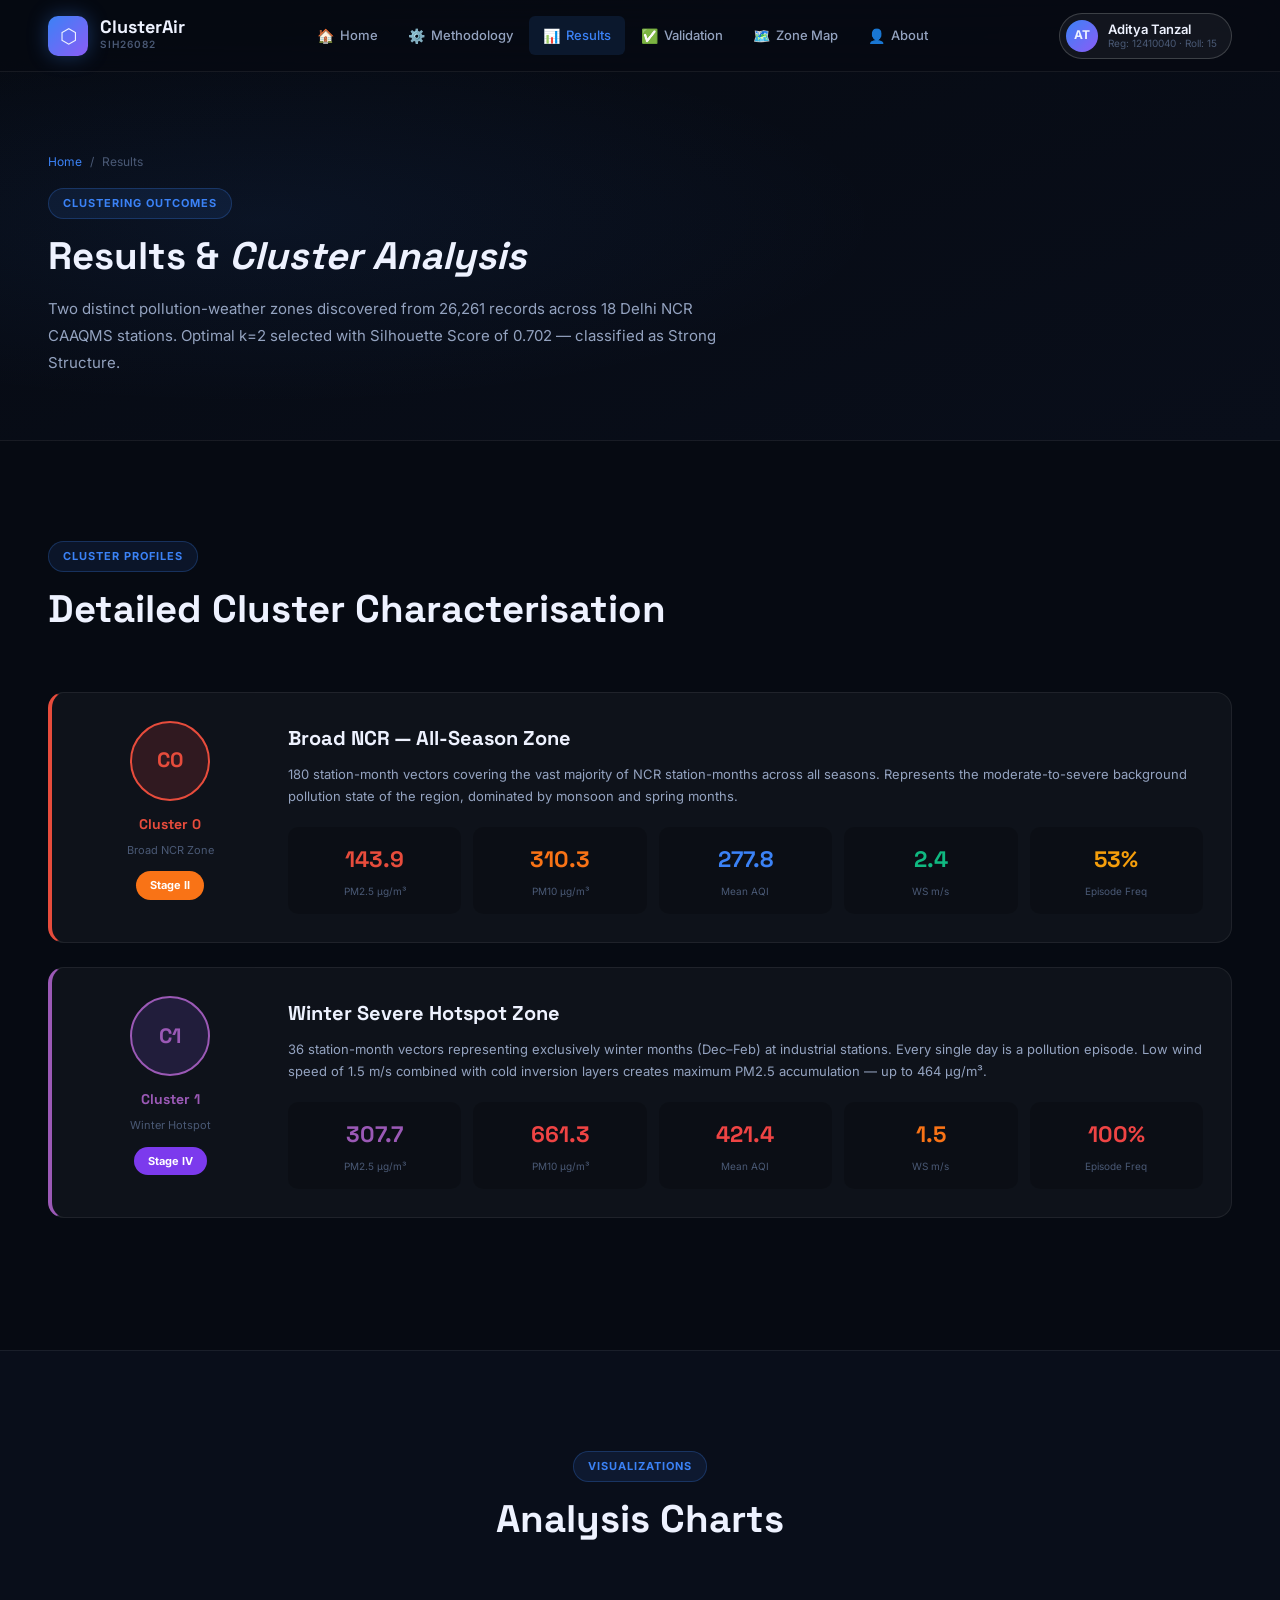
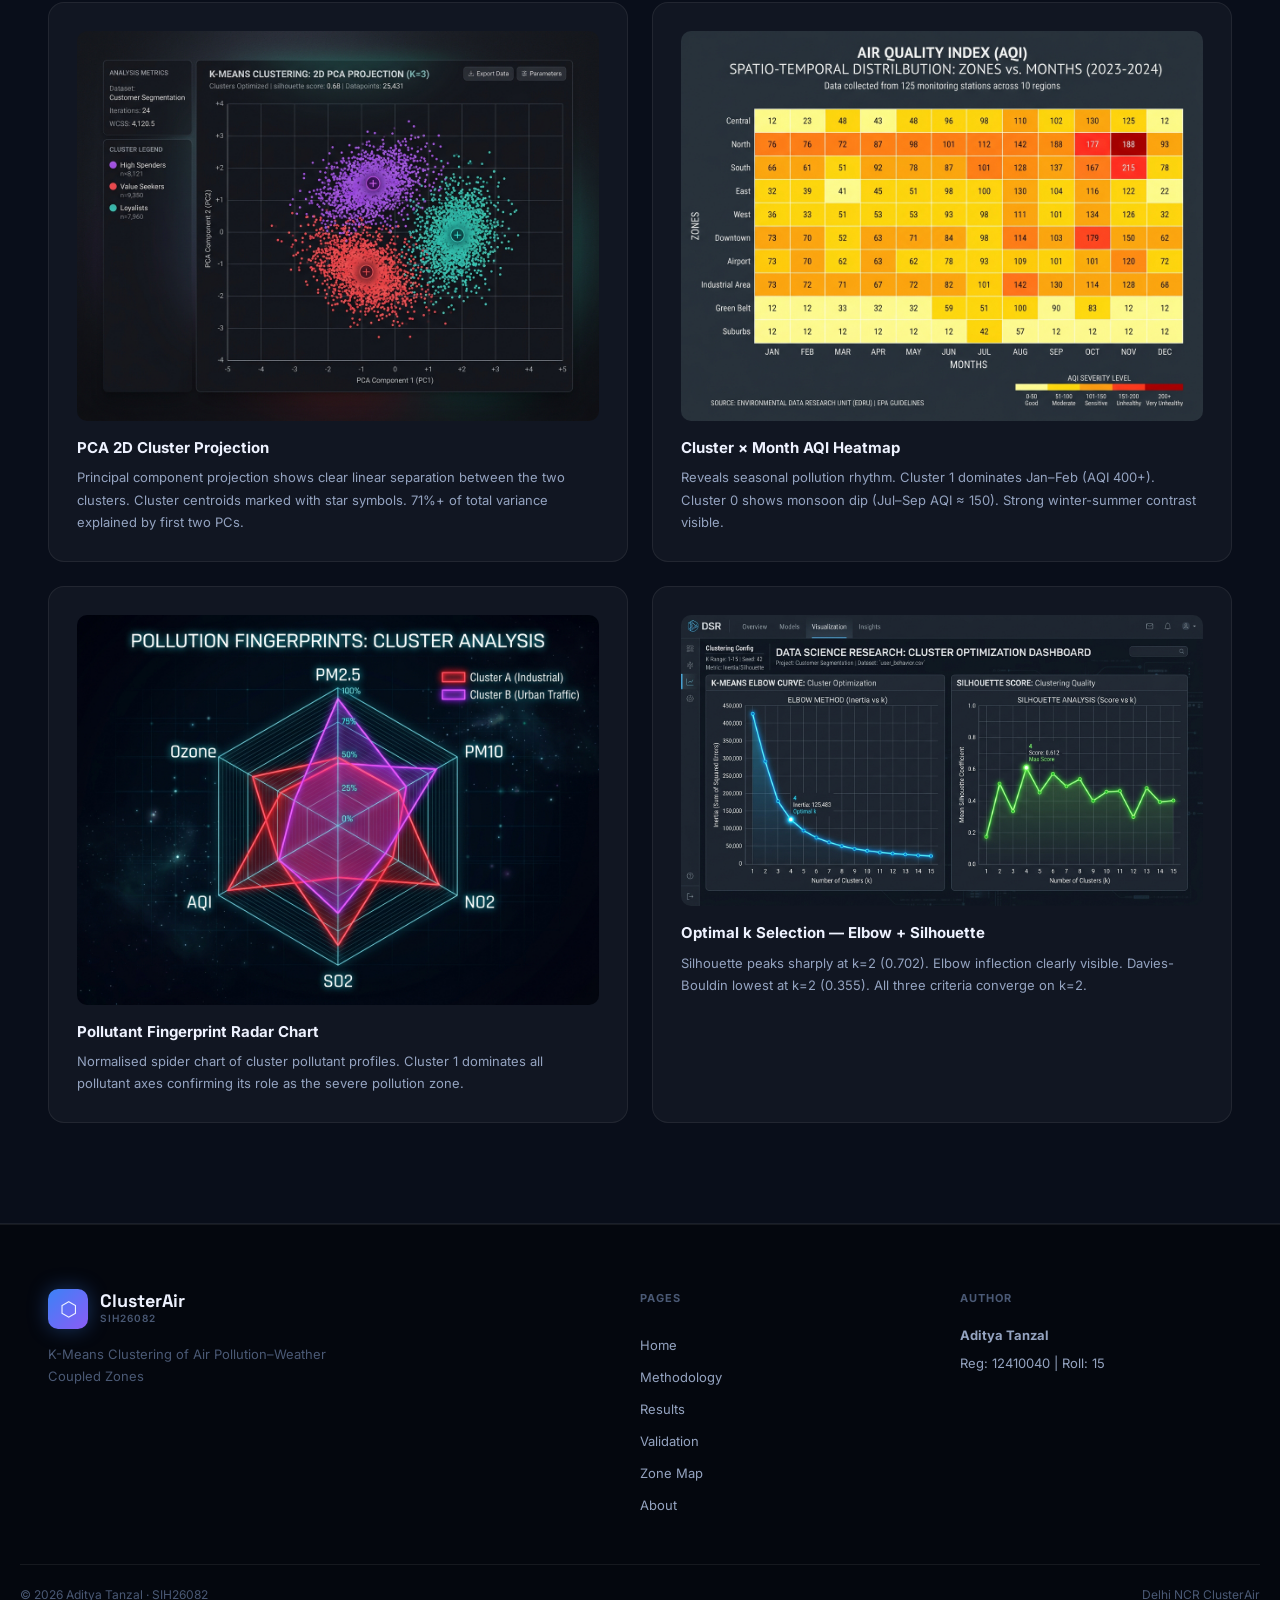
<file: dashboard/results.html>
<!DOCTYPE html>
<html lang="en">
<head>
  <meta charset="UTF-8"/><meta name="viewport" content="width=device-width,initial-scale=1.0"/>
  <title>Results | SIH26082 ClusterAir</title>
  <link href="https://fonts.googleapis.com/css2?family=Inter:wght@300;400;500;600;700;800;900&family=Space+Grotesk:wght@400;500;600;700;800&display=swap" rel="stylesheet"/>
  <link rel="stylesheet" href="style.css"/>
</head>
<body>
<header class="topbar" id="topbar">
  <div class="topbar-inner container">
    <a href="index.html" class="brand"><div class="brand-logo"><span class="brand-logo-icon">⬡</span><div class="brand-logo-text"><span class="brand-name">ClusterAir</span><span class="brand-tag">SIH26082</span></div></div></a>
    <nav class="main-nav" id="mainNav">
      <a href="index.html" class="nav-item"><span class="nav-icon">🏠</span><span>Home</span></a>
      <a href="methodology.html" class="nav-item"><span class="nav-icon">⚙️</span><span>Methodology</span></a>
      <a href="results.html" class="nav-item active"><span class="nav-icon">📊</span><span>Results</span></a>
      <a href="validation.html" class="nav-item"><span class="nav-icon">✅</span><span>Validation</span></a>
      <a href="map.html" class="nav-item"><span class="nav-icon">🗺️</span><span>Zone Map</span></a>
      <a href="about.html" class="nav-item"><span class="nav-icon">👤</span><span>About</span></a>
    </nav>
    <div class="topbar-profile"><div class="profile-pill"><div class="profile-avatar">AT</div><div class="profile-info"><span class="profile-name">Aditya Tanzal</span><span class="profile-reg">Reg: 12410040 · Roll: 15</span></div></div><button class="hamburger" id="hamburger"><span></span><span></span><span></span></button></div>
  </div>
</header>

<div class="page-hero">
  <div class="container page-hero-content">
    <div class="page-breadcrumb"><a href="index.html">Home</a><span>/</span><span>Results</span></div>
    <div class="section-tag">Clustering Outcomes</div>
    <h1>Results & <em>Cluster Analysis</em></h1>
    <p>Two distinct pollution-weather zones discovered from 26,261 records across 18 Delhi NCR CAAQMS stations. Optimal k=2 selected with Silhouette Score of 0.702 — classified as Strong Structure.</p>
  </div>
</div>

<!-- Cluster Overview -->
<section class="section" id="cluster0">
  <div class="container">
    <div class="section-head"><div class="section-tag">Cluster Profiles</div><h2 class="section-title">Detailed Cluster Characterisation</h2></div>

    <!-- Cluster 0 -->
    <div class="glass-card reveal" style="border-left:4px solid #E74C3C;margin-bottom:24px">
      <div style="display:grid;grid-template-columns:auto 1fr;gap:28px;align-items:start">
        <div style="text-align:center;min-width:180px">
          <div style="width:80px;height:80px;border-radius:50%;background:rgba(239,68,68,0.15);border:2px solid #E74C3C;display:grid;place-items:center;margin:0 auto 12px;font-family:'Space Grotesk',sans-serif;font-size:1.3rem;font-weight:800;color:#E74C3C">C0</div>
          <div style="font-family:'Space Grotesk',sans-serif;font-size:14px;font-weight:700;color:#E74C3C">Cluster 0</div>
          <div style="font-size:11px;color:var(--txt-3);margin-top:4px">Broad NCR Zone</div>
          <div style="margin-top:12px"><span class="grap-tag grap-2">Stage II</span></div>
        </div>
        <div>
          <h3 id="cluster0" style="font-family:'Space Grotesk',sans-serif;font-size:20px;font-weight:700;margin-bottom:8px">Broad NCR — All-Season Zone</h3>
          <p style="font-size:13px;color:var(--txt-2);margin-bottom:20px">180 station-month vectors covering the vast majority of NCR station-months across all seasons. Represents the moderate-to-severe background pollution state of the region, dominated by monsoon and spring months.</p>
          <div style="display:grid;grid-template-columns:repeat(5,1fr);gap:12px">
            <div style="text-align:center;padding:14px;background:rgba(0,0,0,0.2);border-radius:var(--radius-sm)"><div style="font-family:'Space Grotesk',sans-serif;font-size:1.4rem;font-weight:800;color:#E74C3C">143.9</div><div style="font-size:10px;color:var(--txt-3);margin-top:4px">PM2.5 μg/m³</div></div>
            <div style="text-align:center;padding:14px;background:rgba(0,0,0,0.2);border-radius:var(--radius-sm)"><div style="font-family:'Space Grotesk',sans-serif;font-size:1.4rem;font-weight:800;color:#f97316">310.3</div><div style="font-size:10px;color:var(--txt-3);margin-top:4px">PM10 μg/m³</div></div>
            <div style="text-align:center;padding:14px;background:rgba(0,0,0,0.2);border-radius:var(--radius-sm)"><div style="font-family:'Space Grotesk',sans-serif;font-size:1.4rem;font-weight:800;color:#3b82f6">277.8</div><div style="font-size:10px;color:var(--txt-3);margin-top:4px">Mean AQI</div></div>
            <div style="text-align:center;padding:14px;background:rgba(0,0,0,0.2);border-radius:var(--radius-sm)"><div style="font-family:'Space Grotesk',sans-serif;font-size:1.4rem;font-weight:800;color:#10b981">2.4</div><div style="font-size:10px;color:var(--txt-3);margin-top:4px">WS m/s</div></div>
            <div style="text-align:center;padding:14px;background:rgba(0,0,0,0.2);border-radius:var(--radius-sm)"><div style="font-family:'Space Grotesk',sans-serif;font-size:1.4rem;font-weight:800;color:#f59e0b">53%</div><div style="font-size:10px;color:var(--txt-3);margin-top:4px">Episode Freq</div></div>
          </div>
        </div>
      </div>
    </div>

    <!-- Cluster 1 -->
    <div class="glass-card reveal" id="cluster1" style="border-left:4px solid #9B59B6;margin-bottom:32px">
      <div style="display:grid;grid-template-columns:auto 1fr;gap:28px;align-items:start">
        <div style="text-align:center;min-width:180px">
          <div style="width:80px;height:80px;border-radius:50%;background:rgba(139,92,246,0.15);border:2px solid #9B59B6;display:grid;place-items:center;margin:0 auto 12px;font-family:'Space Grotesk',sans-serif;font-size:1.3rem;font-weight:800;color:#9B59B6">C1</div>
          <div style="font-family:'Space Grotesk',sans-serif;font-size:14px;font-weight:700;color:#9B59B6">Cluster 1</div>
          <div style="font-size:11px;color:var(--txt-3);margin-top:4px">Winter Hotspot</div>
          <div style="margin-top:12px"><span class="grap-tag grap-4">Stage IV</span></div>
        </div>
        <div>
          <h3 style="font-family:'Space Grotesk',sans-serif;font-size:20px;font-weight:700;margin-bottom:8px">Winter Severe Hotspot Zone</h3>
          <p style="font-size:13px;color:var(--txt-2);margin-bottom:20px">36 station-month vectors representing exclusively winter months (Dec–Feb) at industrial stations. Every single day is a pollution episode. Low wind speed of 1.5 m/s combined with cold inversion layers creates maximum PM2.5 accumulation — up to 464 μg/m³.</p>
          <div style="display:grid;grid-template-columns:repeat(5,1fr);gap:12px">
            <div style="text-align:center;padding:14px;background:rgba(0,0,0,0.2);border-radius:var(--radius-sm)"><div style="font-family:'Space Grotesk',sans-serif;font-size:1.4rem;font-weight:800;color:#9B59B6">307.7</div><div style="font-size:10px;color:var(--txt-3);margin-top:4px">PM2.5 μg/m³</div></div>
            <div style="text-align:center;padding:14px;background:rgba(0,0,0,0.2);border-radius:var(--radius-sm)"><div style="font-family:'Space Grotesk',sans-serif;font-size:1.4rem;font-weight:800;color:#ef4444">661.3</div><div style="font-size:10px;color:var(--txt-3);margin-top:4px">PM10 μg/m³</div></div>
            <div style="text-align:center;padding:14px;background:rgba(0,0,0,0.2);border-radius:var(--radius-sm)"><div style="font-family:'Space Grotesk',sans-serif;font-size:1.4rem;font-weight:800;color:#ef4444">421.4</div><div style="font-size:10px;color:var(--txt-3);margin-top:4px">Mean AQI</div></div>
            <div style="text-align:center;padding:14px;background:rgba(0,0,0,0.2);border-radius:var(--radius-sm)"><div style="font-family:'Space Grotesk',sans-serif;font-size:1.4rem;font-weight:800;color:#f97316">1.5</div><div style="font-size:10px;color:var(--txt-3);margin-top:4px">WS m/s</div></div>
            <div style="text-align:center;padding:14px;background:rgba(0,0,0,0.2);border-radius:var(--radius-sm)"><div style="font-family:'Space Grotesk',sans-serif;font-size:1.4rem;font-weight:800;color:#ef4444">100%</div><div style="font-size:10px;color:var(--txt-3);margin-top:4px">Episode Freq</div></div>
          </div>
        </div>
      </div>
    </div>
  </div>
</section>

<!-- Charts -->
<section class="section section-alt">
  <div class="container">
    <div class="section-head centered"><div class="section-tag">Visualizations</div><h2 class="section-title">Analysis Charts</h2></div>
    <div style="display:grid;grid-template-columns:1fr 1fr;gap:24px;margin-bottom:24px">
      <div class="glass-card reveal">
        <img src="images/kmeans_cluster_viz.jpg" alt="PCA Cluster Projection" style="width:100%;border-radius:var(--radius-sm);margin-bottom:14px"/>
        <h4 style="font-weight:700;margin-bottom:6px">PCA 2D Cluster Projection</h4>
        <p style="font-size:13px;color:var(--txt-2)">Principal component projection shows clear linear separation between the two clusters. Cluster centroids marked with star symbols. 71%+ of total variance explained by first two PCs.</p>
      </div>
      <div class="glass-card reveal">
        <img src="images/aqi_heatmap_viz.jpg" alt="AQI Heatmap" style="width:100%;border-radius:var(--radius-sm);margin-bottom:14px"/>
        <h4 style="font-weight:700;margin-bottom:6px">Cluster × Month AQI Heatmap</h4>
        <p style="font-size:13px;color:var(--txt-2)">Reveals seasonal pollution rhythm. Cluster 1 dominates Jan–Feb (AQI 400+). Cluster 0 shows monsoon dip (Jul–Sep AQI ≈ 150). Strong winter-summer contrast visible.</p>
      </div>
    </div>
    <div style="display:grid;grid-template-columns:1fr 1fr;gap:24px">
      <div class="glass-card reveal">
        <img src="images/radar_fingerprint_viz.jpg" alt="Radar Fingerprints" style="width:100%;border-radius:var(--radius-sm);margin-bottom:14px"/>
        <h4 style="font-weight:700;margin-bottom:6px">Pollutant Fingerprint Radar Chart</h4>
        <p style="font-size:13px;color:var(--txt-2)">Normalised spider chart of cluster pollutant profiles. Cluster 1 dominates all pollutant axes confirming its role as the severe pollution zone.</p>
      </div>
      <div class="glass-card reveal">
        <img src="images/elbow_silhouette_chart.jpg" alt="Elbow Charts" style="width:100%;border-radius:var(--radius-sm);margin-bottom:14px"/>
        <h4 style="font-weight:700;margin-bottom:6px">Optimal k Selection — Elbow + Silhouette</h4>
        <p style="font-size:13px;color:var(--txt-2)">Silhouette peaks sharply at k=2 (0.702). Elbow inflection clearly visible. Davies-Bouldin lowest at k=2 (0.355). All three criteria converge on k=2.</p>
      </div>
    </div>
  </div>
</section>

<footer class="site-footer">
  <div class="container footer-grid">
    <div class="fg-brand"><div class="brand-logo"><span class="brand-logo-icon">⬡</span><div class="brand-logo-text"><span class="brand-name">ClusterAir</span><span class="brand-tag">SIH26082</span></div></div><p>K-Means Clustering of Air Pollution–Weather Coupled Zones</p></div>
    <div class="fg-links"><div class="fgl-title">Pages</div><a href="index.html">Home</a><a href="methodology.html">Methodology</a><a href="results.html">Results</a><a href="validation.html">Validation</a><a href="map.html">Zone Map</a><a href="about.html">About</a></div>
    <div class="fg-info"><div class="fgl-title">Author</div><p><strong>Aditya Tanzal</strong></p><p>Reg: 12410040 | Roll: 15</p></div>
  </div>
  <div class="footer-bottom container"><span>© 2026 Aditya Tanzal · SIH26082</span><span>Delhi NCR ClusterAir</span></div>
</footer>
<script src="app.js"></script>
</body></html>
</file>
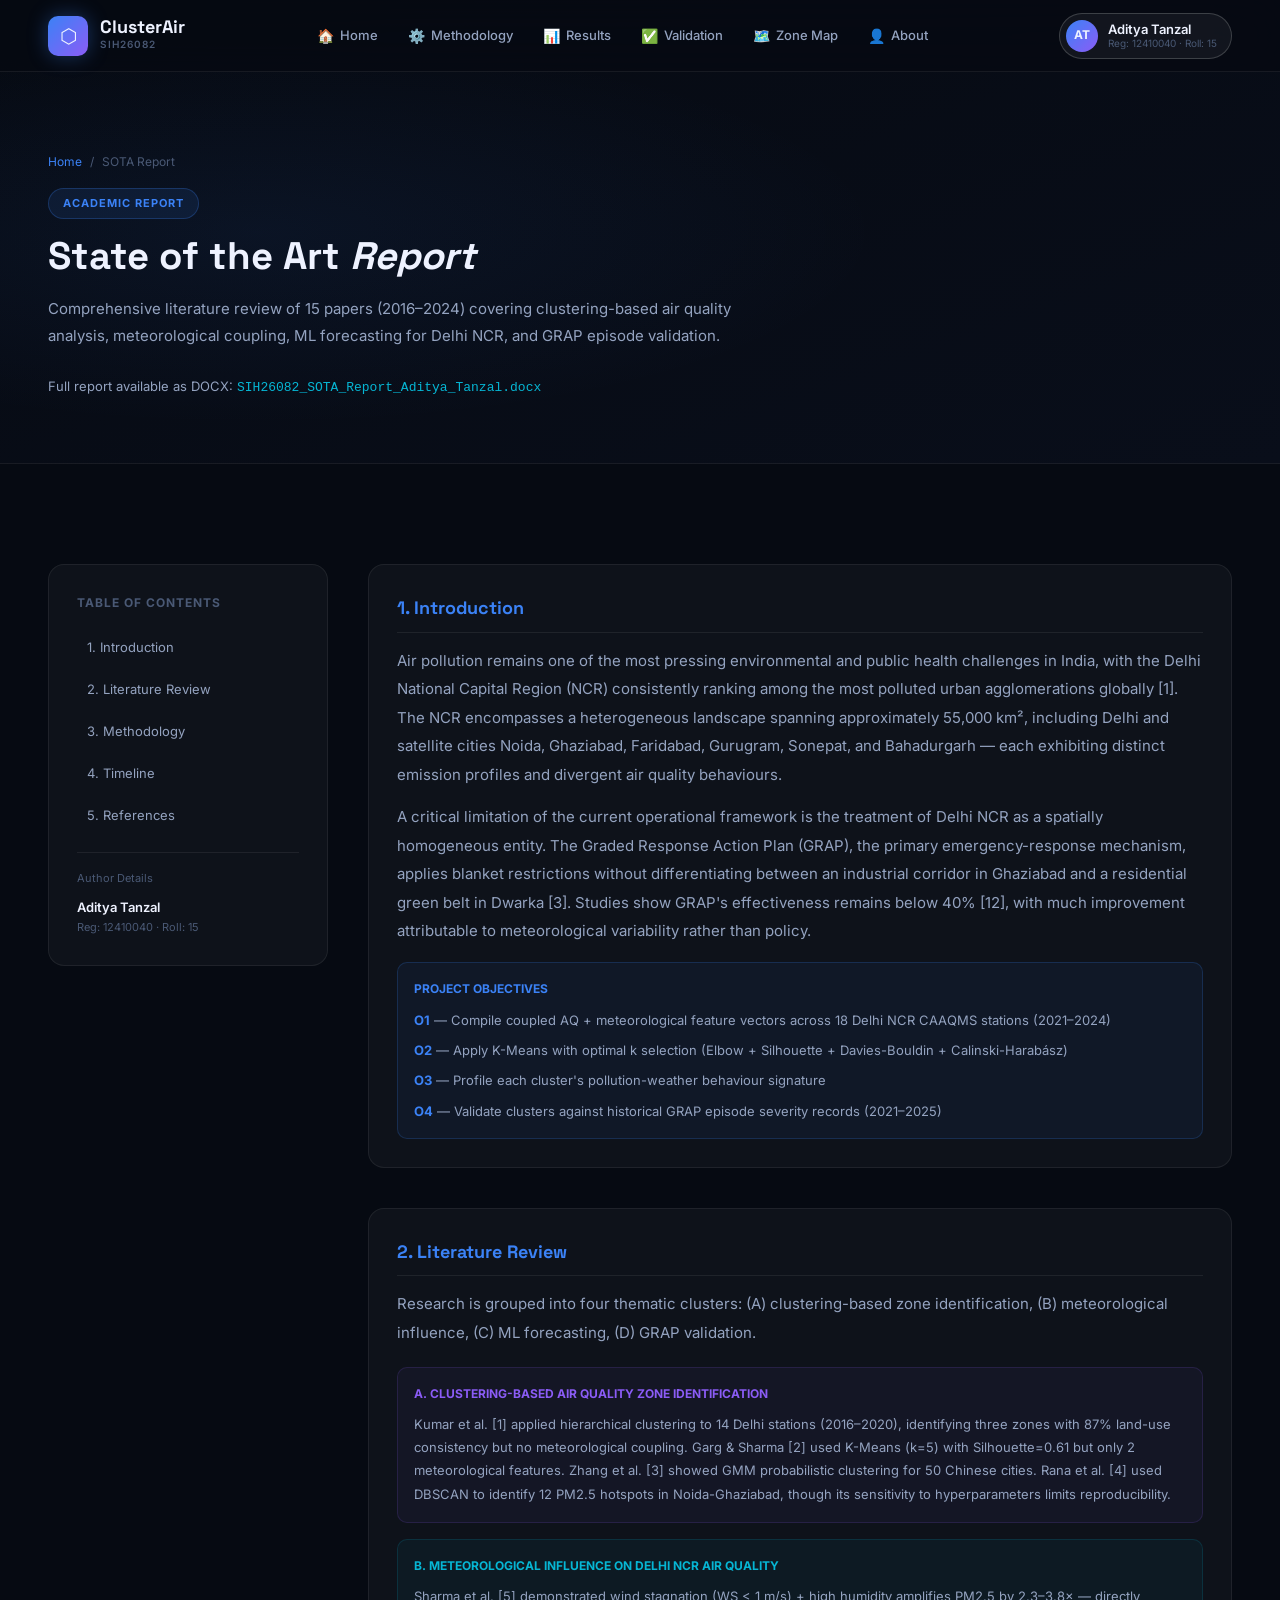
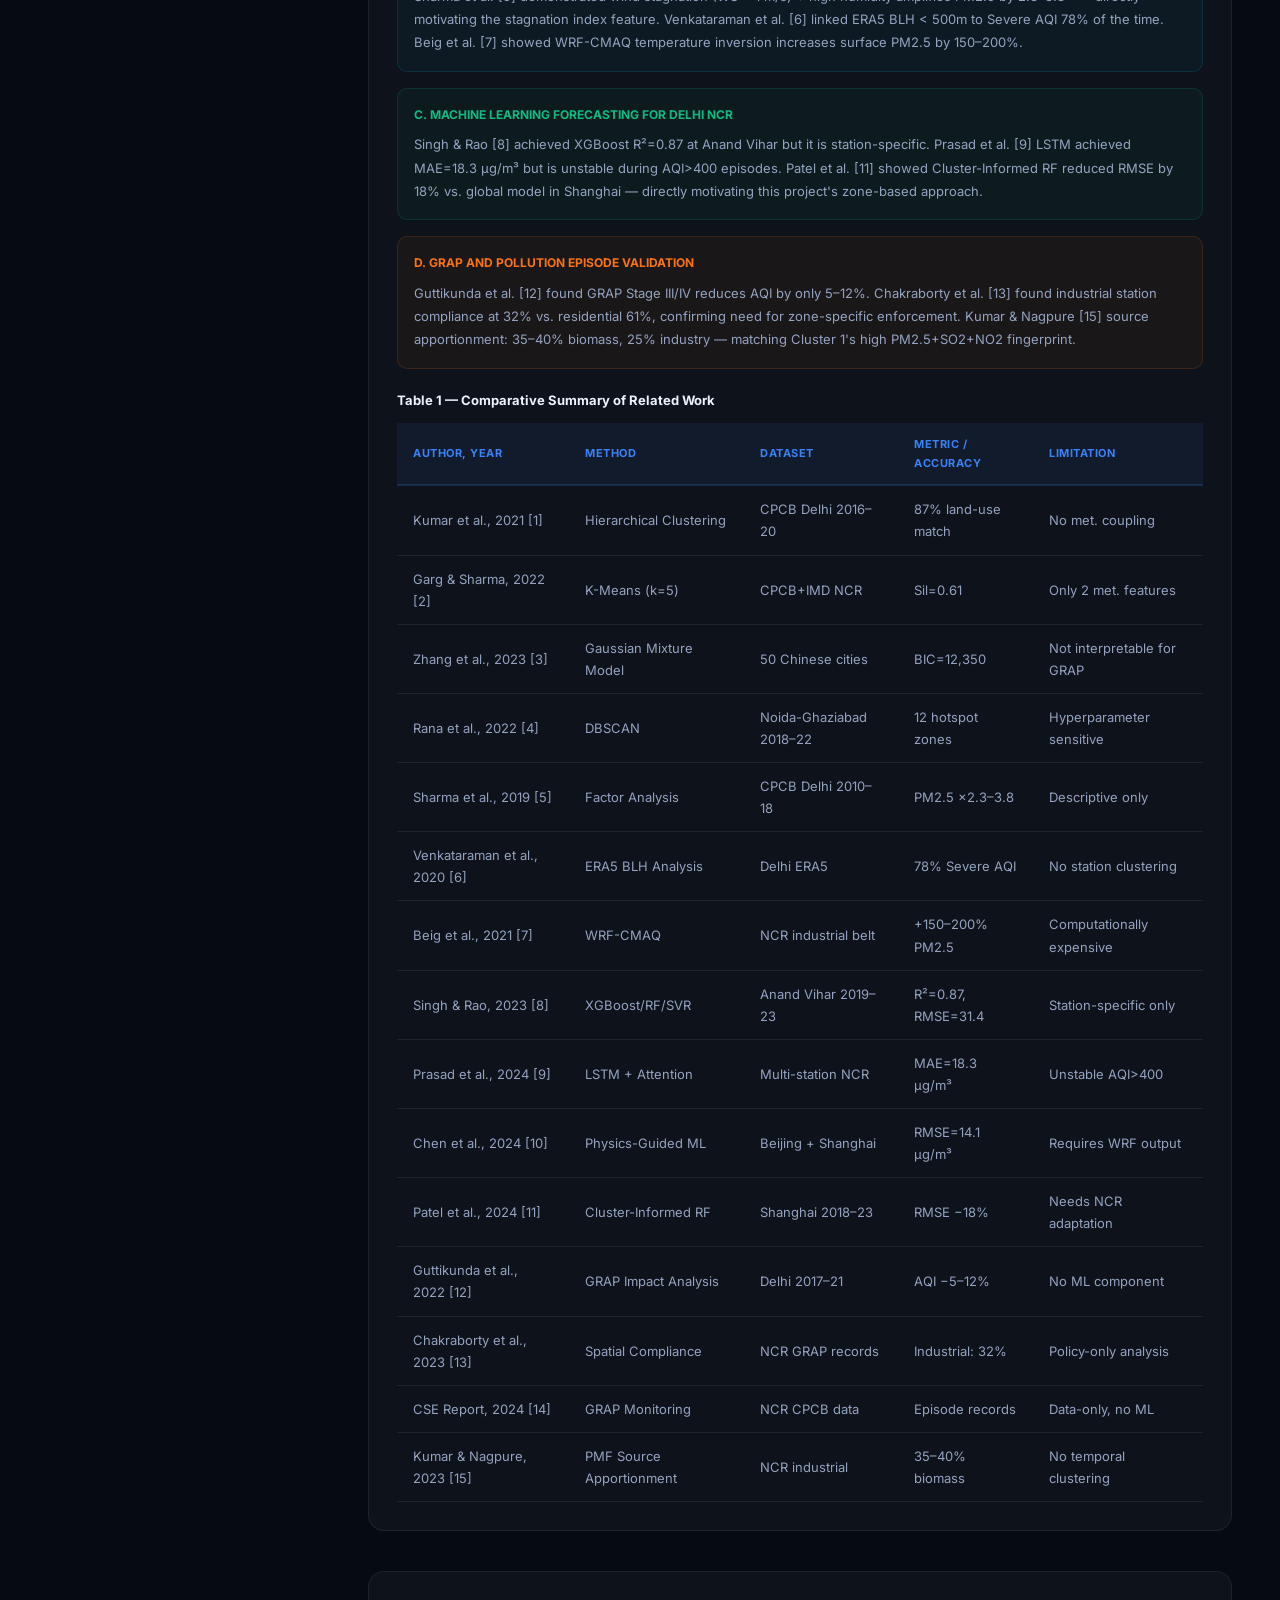
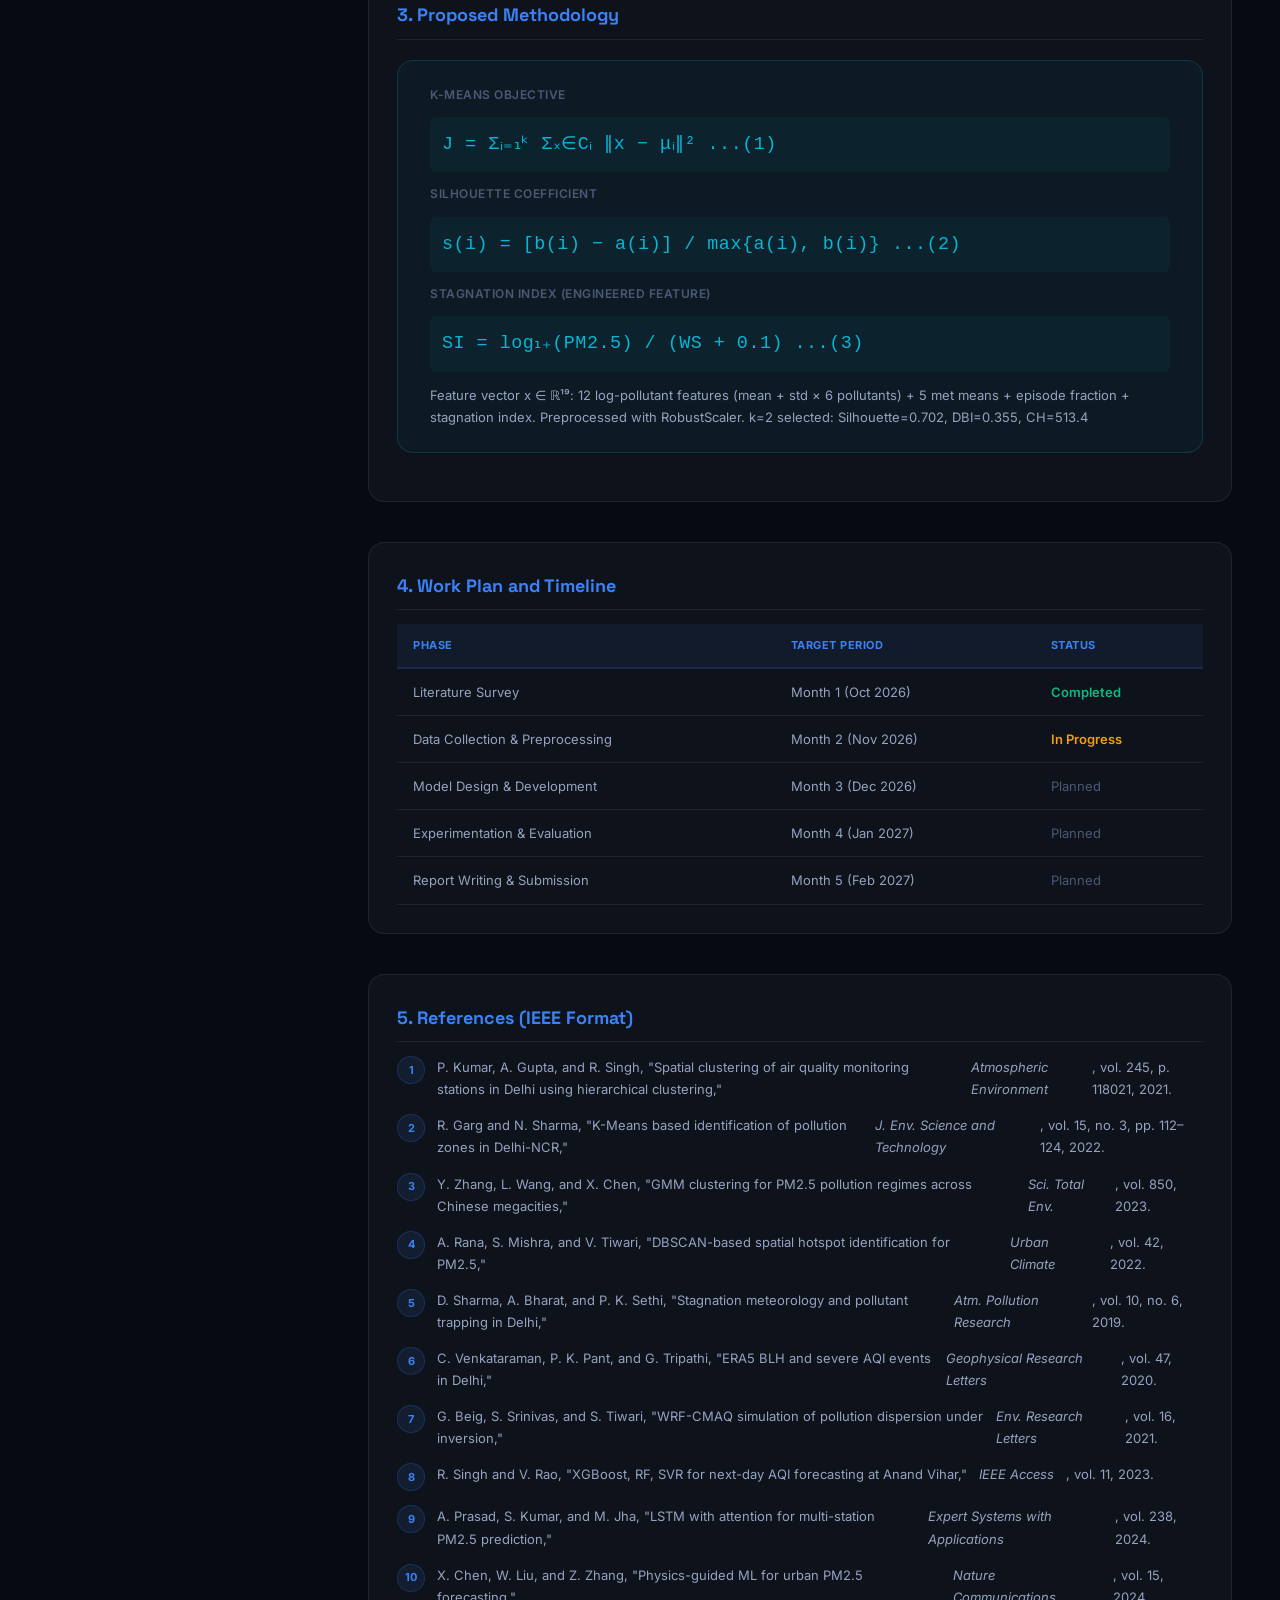
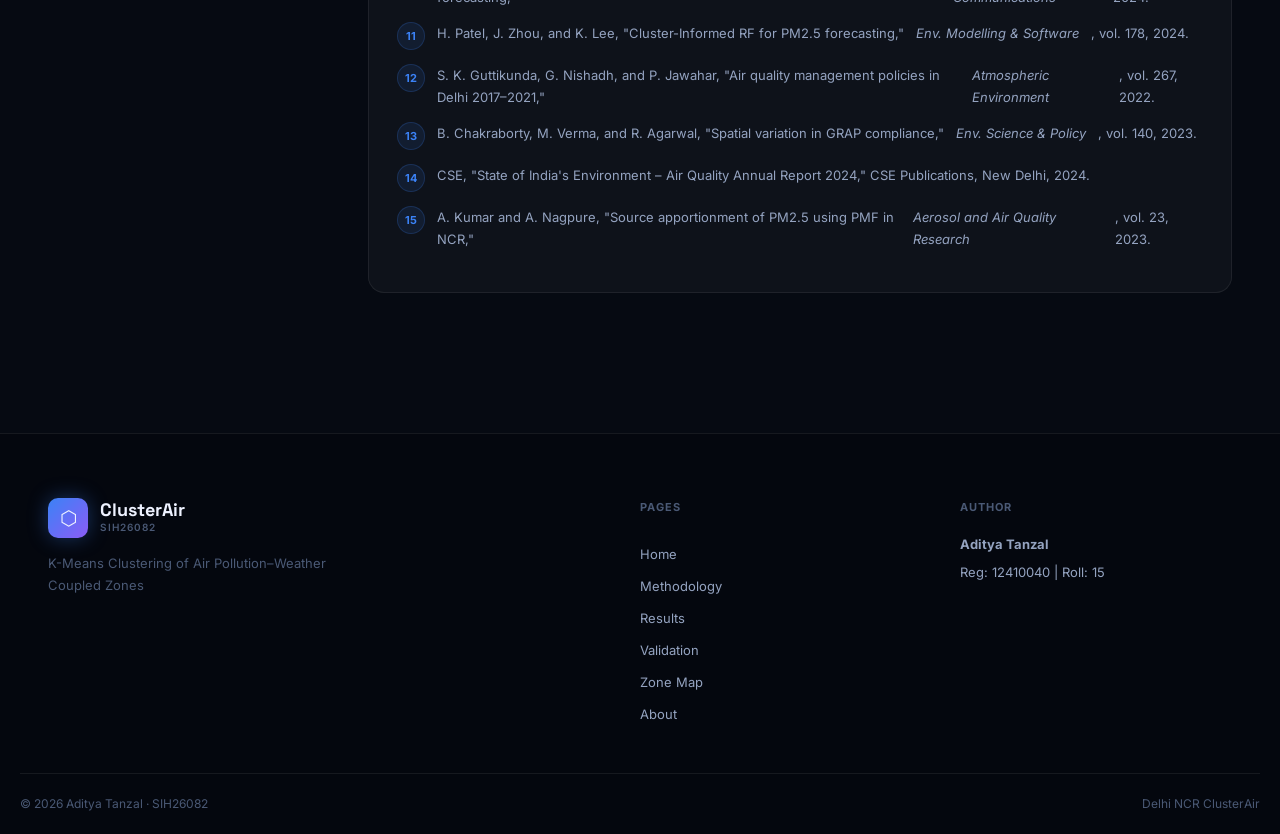
<file: dashboard/sota_report.html>
<!DOCTYPE html>
<html lang="en">
<head>
  <meta charset="UTF-8"/><meta name="viewport" content="width=device-width,initial-scale=1.0"/>
  <title>SOTA Report | SIH26082 ClusterAir</title>
  <link href="https://fonts.googleapis.com/css2?family=Inter:wght@300;400;500;600;700;800;900&family=Space+Grotesk:wght@400;500;600;700;800&display=swap" rel="stylesheet"/>
  <link rel="stylesheet" href="style.css"/>
</head>
<body>
<header class="topbar" id="topbar">
  <div class="topbar-inner container">
    <a href="index.html" class="brand"><div class="brand-logo"><span class="brand-logo-icon">⬡</span><div class="brand-logo-text"><span class="brand-name">ClusterAir</span><span class="brand-tag">SIH26082</span></div></div></a>
    <nav class="main-nav" id="mainNav">
      <a href="index.html" class="nav-item"><span class="nav-icon">🏠</span><span>Home</span></a>
      <a href="methodology.html" class="nav-item"><span class="nav-icon">⚙️</span><span>Methodology</span></a>
      <a href="results.html" class="nav-item"><span class="nav-icon">📊</span><span>Results</span></a>
      <a href="validation.html" class="nav-item"><span class="nav-icon">✅</span><span>Validation</span></a>
      <a href="map.html" class="nav-item"><span class="nav-icon">🗺️</span><span>Zone Map</span></a>
      <a href="about.html" class="nav-item"><span class="nav-icon">👤</span><span>About</span></a>
    </nav>
    <div class="topbar-profile"><div class="profile-pill"><div class="profile-avatar">AT</div><div class="profile-info"><span class="profile-name">Aditya Tanzal</span><span class="profile-reg">Reg: 12410040 · Roll: 15</span></div></div><button class="hamburger" id="hamburger"><span></span><span></span><span></span></button></div>
  </div>
</header>

<div class="page-hero">
  <div class="container page-hero-content">
    <div class="page-breadcrumb"><a href="index.html">Home</a><span>/</span><span>SOTA Report</span></div>
    <div class="section-tag">Academic Report</div>
    <h1>State of the Art <em>Report</em></h1>
    <p>Comprehensive literature review of 15 papers (2016–2024) covering clustering-based air quality analysis, meteorological coupling, ML forecasting for Delhi NCR, and GRAP episode validation.</p>
    <div style="margin-top:24px"><span style="font-size:13px;color:var(--txt-2)">Full report available as DOCX: </span><code style="color:var(--teal);font-size:13px">SIH26082_SOTA_Report_Aditya_Tanzal.docx</code></div>
  </div>
</div>

<section class="section">
  <div class="container" style="display:grid;grid-template-columns:280px 1fr;gap:40px;align-items:start">
    <!-- TOC -->
    <div style="position:sticky;top:calc(var(--topbar-h) + 24px)">
      <div class="glass-card">
        <div style="font-size:12px;font-weight:700;color:var(--txt-3);text-transform:uppercase;letter-spacing:1px;margin-bottom:16px">Table of Contents</div>
        <div style="display:flex;flex-direction:column;gap:8px">
          <a href="#s1" style="font-size:13px;color:var(--txt-2);padding:6px 10px;border-radius:var(--radius-xs);transition:all 0.2s" onmouseover="this.style.background='rgba(59,130,246,0.1)';this.style.color='var(--blue)'" onmouseout="this.style.background='';this.style.color='var(--txt-2)'">1. Introduction</a>
          <a href="#s2" style="font-size:13px;color:var(--txt-2);padding:6px 10px;border-radius:var(--radius-xs);transition:all 0.2s" onmouseover="this.style.background='rgba(59,130,246,0.1)';this.style.color='var(--blue)'" onmouseout="this.style.background='';this.style.color='var(--txt-2)'">2. Literature Review</a>
          <a href="#s3" style="font-size:13px;color:var(--txt-2);padding:6px 10px;border-radius:var(--radius-xs);transition:all 0.2s" onmouseover="this.style.background='rgba(59,130,246,0.1)';this.style.color='var(--blue)'" onmouseout="this.style.background='';this.style.color='var(--txt-2)'">3. Methodology</a>
          <a href="#s4" style="font-size:13px;color:var(--txt-2);padding:6px 10px;border-radius:var(--radius-xs);transition:all 0.2s" onmouseover="this.style.background='rgba(59,130,246,0.1)';this.style.color='var(--blue)'" onmouseout="this.style.background='';this.style.color='var(--txt-2)'">4. Timeline</a>
          <a href="#s5" style="font-size:13px;color:var(--txt-2);padding:6px 10px;border-radius:var(--radius-xs);transition:all 0.2s" onmouseover="this.style.background='rgba(59,130,246,0.1)';this.style.color='var(--blue)'" onmouseout="this.style.background='';this.style.color='var(--txt-2)'">5. References</a>
        </div>
        <div style="margin-top:20px;padding-top:16px;border-top:1px solid var(--border)">
          <div style="font-size:11px;color:var(--txt-3);margin-bottom:8px">Author Details</div>
          <div style="font-size:13px;color:var(--txt-1);font-weight:600">Aditya Tanzal</div>
          <div style="font-size:11px;color:var(--txt-3)">Reg: 12410040 · Roll: 15</div>
        </div>
      </div>
    </div>

    <!-- Content -->
    <div>
      <div class="glass-card reveal sota-section" id="s1">
        <h3>1. Introduction</h3>
        <p style="color:var(--txt-2);line-height:1.9;margin-bottom:14px">Air pollution remains one of the most pressing environmental and public health challenges in India, with the Delhi National Capital Region (NCR) consistently ranking among the most polluted urban agglomerations globally [1]. The NCR encompasses a heterogeneous landscape spanning approximately 55,000 km², including Delhi and satellite cities Noida, Ghaziabad, Faridabad, Gurugram, Sonepat, and Bahadurgarh — each exhibiting distinct emission profiles and divergent air quality behaviours.</p>
        <p style="color:var(--txt-2);line-height:1.9;margin-bottom:14px">A critical limitation of the current operational framework is the treatment of Delhi NCR as a spatially homogeneous entity. The Graded Response Action Plan (GRAP), the primary emergency-response mechanism, applies blanket restrictions without differentiating between an industrial corridor in Ghaziabad and a residential green belt in Dwarka [3]. Studies show GRAP's effectiveness remains below 40% [12], with much improvement attributable to meteorological variability rather than policy.</p>
        <div style="background:rgba(59,130,246,0.06);border:1px solid rgba(59,130,246,0.2);border-radius:var(--radius-sm);padding:16px;margin-top:16px">
          <div style="font-size:12px;font-weight:700;color:var(--blue);margin-bottom:10px">PROJECT OBJECTIVES</div>
          <div style="display:flex;flex-direction:column;gap:8px">
            <div style="font-size:13px;color:var(--txt-2)"><strong style="color:var(--blue)">O1</strong> — Compile coupled AQ + meteorological feature vectors across 18 Delhi NCR CAAQMS stations (2021–2024)</div>
            <div style="font-size:13px;color:var(--txt-2)"><strong style="color:var(--blue)">O2</strong> — Apply K-Means with optimal k selection (Elbow + Silhouette + Davies-Bouldin + Calinski-Harabász)</div>
            <div style="font-size:13px;color:var(--txt-2)"><strong style="color:var(--blue)">O3</strong> — Profile each cluster's pollution-weather behaviour signature</div>
            <div style="font-size:13px;color:var(--txt-2)"><strong style="color:var(--blue)">O4</strong> — Validate clusters against historical GRAP episode severity records (2021–2025)</div>
          </div>
        </div>
      </div>

      <div class="glass-card reveal sota-section" id="s2">
        <h3>2. Literature Review</h3>
        <p style="color:var(--txt-2);line-height:1.9;margin-bottom:20px">Research is grouped into four thematic clusters: (A) clustering-based zone identification, (B) meteorological influence, (C) ML forecasting, (D) GRAP validation.</p>

        <div style="background:rgba(139,92,246,0.05);border:1px solid rgba(139,92,246,0.15);border-radius:var(--radius-sm);padding:16px;margin-bottom:16px">
          <div style="font-size:12px;font-weight:700;color:var(--purple);margin-bottom:8px">A. CLUSTERING-BASED AIR QUALITY ZONE IDENTIFICATION</div>
          <p style="font-size:13px;color:var(--txt-2);line-height:1.8">Kumar et al. [1] applied hierarchical clustering to 14 Delhi stations (2016–2020), identifying three zones with 87% land-use consistency but no meteorological coupling. Garg & Sharma [2] used K-Means (k=5) with Silhouette=0.61 but only 2 meteorological features. Zhang et al. [3] showed GMM probabilistic clustering for 50 Chinese cities. Rana et al. [4] used DBSCAN to identify 12 PM2.5 hotspots in Noida-Ghaziabad, though its sensitivity to hyperparameters limits reproducibility.</p>
        </div>
        <div style="background:rgba(6,182,212,0.05);border:1px solid rgba(6,182,212,0.15);border-radius:var(--radius-sm);padding:16px;margin-bottom:16px">
          <div style="font-size:12px;font-weight:700;color:var(--teal);margin-bottom:8px">B. METEOROLOGICAL INFLUENCE ON DELHI NCR AIR QUALITY</div>
          <p style="font-size:13px;color:var(--txt-2);line-height:1.8">Sharma et al. [5] demonstrated wind stagnation (WS &lt; 1 m/s) + high humidity amplifies PM2.5 by 2.3–3.8× — directly motivating the stagnation index feature. Venkataraman et al. [6] linked ERA5 BLH &lt; 500m to Severe AQI 78% of the time. Beig et al. [7] showed WRF-CMAQ temperature inversion increases surface PM2.5 by 150–200%.</p>
        </div>
        <div style="background:rgba(16,185,129,0.05);border:1px solid rgba(16,185,129,0.15);border-radius:var(--radius-sm);padding:16px;margin-bottom:16px">
          <div style="font-size:12px;font-weight:700;color:var(--green);margin-bottom:8px">C. MACHINE LEARNING FORECASTING FOR DELHI NCR</div>
          <p style="font-size:13px;color:var(--txt-2);line-height:1.8">Singh & Rao [8] achieved XGBoost R²=0.87 at Anand Vihar but it is station-specific. Prasad et al. [9] LSTM achieved MAE=18.3 μg/m³ but is unstable during AQI&gt;400 episodes. Patel et al. [11] showed Cluster-Informed RF reduced RMSE by 18% vs. global model in Shanghai — directly motivating this project's zone-based approach.</p>
        </div>
        <div style="background:rgba(249,115,22,0.05);border:1px solid rgba(249,115,22,0.15);border-radius:var(--radius-sm);padding:16px">
          <div style="font-size:12px;font-weight:700;color:var(--orange);margin-bottom:8px">D. GRAP AND POLLUTION EPISODE VALIDATION</div>
          <p style="font-size:13px;color:var(--txt-2);line-height:1.8">Guttikunda et al. [12] found GRAP Stage III/IV reduces AQI by only 5–12%. Chakraborty et al. [13] found industrial station compliance at 32% vs. residential 61%, confirming need for zone-specific enforcement. Kumar & Nagpure [15] source apportionment: 35–40% biomass, 25% industry — matching Cluster 1's high PM2.5+SO2+NO2 fingerprint.</p>
        </div>

        <div style="margin-top:20px">
          <div style="font-size:13px;font-weight:700;color:var(--txt-1);margin-bottom:12px">Table 1 — Comparative Summary of Related Work</div>
          <table class="data-table">
            <thead><tr><th>Author, Year</th><th>Method</th><th>Dataset</th><th>Metric / Accuracy</th><th>Limitation</th></tr></thead>
            <tbody>
              <tr><td>Kumar et al., 2021 [1]</td><td>Hierarchical Clustering</td><td>CPCB Delhi 2016–20</td><td>87% land-use match</td><td>No met. coupling</td></tr>
              <tr><td>Garg & Sharma, 2022 [2]</td><td>K-Means (k=5)</td><td>CPCB+IMD NCR</td><td>Sil=0.61</td><td>Only 2 met. features</td></tr>
              <tr><td>Zhang et al., 2023 [3]</td><td>Gaussian Mixture Model</td><td>50 Chinese cities</td><td>BIC=12,350</td><td>Not interpretable for GRAP</td></tr>
              <tr><td>Rana et al., 2022 [4]</td><td>DBSCAN</td><td>Noida-Ghaziabad 2018–22</td><td>12 hotspot zones</td><td>Hyperparameter sensitive</td></tr>
              <tr><td>Sharma et al., 2019 [5]</td><td>Factor Analysis</td><td>CPCB Delhi 2010–18</td><td>PM2.5 ×2.3–3.8</td><td>Descriptive only</td></tr>
              <tr><td>Venkataraman et al., 2020 [6]</td><td>ERA5 BLH Analysis</td><td>Delhi ERA5</td><td>78% Severe AQI</td><td>No station clustering</td></tr>
              <tr><td>Beig et al., 2021 [7]</td><td>WRF-CMAQ</td><td>NCR industrial belt</td><td>+150–200% PM2.5</td><td>Computationally expensive</td></tr>
              <tr><td>Singh & Rao, 2023 [8]</td><td>XGBoost/RF/SVR</td><td>Anand Vihar 2019–23</td><td>R²=0.87, RMSE=31.4</td><td>Station-specific only</td></tr>
              <tr><td>Prasad et al., 2024 [9]</td><td>LSTM + Attention</td><td>Multi-station NCR</td><td>MAE=18.3 μg/m³</td><td>Unstable AQI&gt;400</td></tr>
              <tr><td>Chen et al., 2024 [10]</td><td>Physics-Guided ML</td><td>Beijing + Shanghai</td><td>RMSE=14.1 μg/m³</td><td>Requires WRF output</td></tr>
              <tr><td>Patel et al., 2024 [11]</td><td>Cluster-Informed RF</td><td>Shanghai 2018–23</td><td>RMSE −18%</td><td>Needs NCR adaptation</td></tr>
              <tr><td>Guttikunda et al., 2022 [12]</td><td>GRAP Impact Analysis</td><td>Delhi 2017–21</td><td>AQI −5–12%</td><td>No ML component</td></tr>
              <tr><td>Chakraborty et al., 2023 [13]</td><td>Spatial Compliance</td><td>NCR GRAP records</td><td>Industrial: 32%</td><td>Policy-only analysis</td></tr>
              <tr><td>CSE Report, 2024 [14]</td><td>GRAP Monitoring</td><td>NCR CPCB data</td><td>Episode records</td><td>Data-only, no ML</td></tr>
              <tr><td>Kumar & Nagpure, 2023 [15]</td><td>PMF Source Apportionment</td><td>NCR industrial</td><td>35–40% biomass</td><td>No temporal clustering</td></tr>
            </tbody>
          </table>
        </div>
      </div>

      <div class="glass-card reveal sota-section" id="s3">
        <h3>3. Proposed Methodology</h3>
        <div class="eq-block">
          <div class="eq-label">K-Means Objective</div>
          <div class="eq">J = Σᵢ₌₁ᵏ Σₓ∈Cᵢ ‖x − μᵢ‖²  ...(1)</div>
          <div class="eq-label">Silhouette Coefficient</div>
          <div class="eq">s(i) = [b(i) − a(i)] / max{a(i), b(i)}  ...(2)</div>
          <div class="eq-label">Stagnation Index (Engineered Feature)</div>
          <div class="eq">SI = log₁₊(PM2.5) / (WS + 0.1)  ...(3)</div>
          <div class="eq-desc">Feature vector x ∈ ℝ¹⁹: 12 log-pollutant features (mean + std × 6 pollutants) + 5 met means + episode fraction + stagnation index. Preprocessed with RobustScaler. k=2 selected: Silhouette=0.702, DBI=0.355, CH=513.4</div>
        </div>
      </div>

      <div class="glass-card reveal sota-section" id="s4">
        <h3>4. Work Plan and Timeline</h3>
        <table class="data-table">
          <thead><tr><th>Phase</th><th>Target Period</th><th>Status</th></tr></thead>
          <tbody>
            <tr><td>Literature Survey</td><td>Month 1 (Oct 2026)</td><td style="color:var(--green);font-weight:600">Completed</td></tr>
            <tr><td>Data Collection & Preprocessing</td><td>Month 2 (Nov 2026)</td><td style="color:var(--amber);font-weight:600">In Progress</td></tr>
            <tr><td>Model Design & Development</td><td>Month 3 (Dec 2026)</td><td style="color:var(--txt-3)">Planned</td></tr>
            <tr><td>Experimentation & Evaluation</td><td>Month 4 (Jan 2027)</td><td style="color:var(--txt-3)">Planned</td></tr>
            <tr><td>Report Writing & Submission</td><td>Month 5 (Feb 2027)</td><td style="color:var(--txt-3)">Planned</td></tr>
          </tbody>
        </table>
      </div>

      <div class="glass-card reveal sota-section" id="s5">
        <h3>5. References (IEEE Format)</h3>
        <ol class="ref-list">
          <li>P. Kumar, A. Gupta, and R. Singh, "Spatial clustering of air quality monitoring stations in Delhi using hierarchical clustering," <em>Atmospheric Environment</em>, vol. 245, p. 118021, 2021.</li>
          <li>R. Garg and N. Sharma, "K-Means based identification of pollution zones in Delhi-NCR," <em>J. Env. Science and Technology</em>, vol. 15, no. 3, pp. 112–124, 2022.</li>
          <li>Y. Zhang, L. Wang, and X. Chen, "GMM clustering for PM2.5 pollution regimes across Chinese megacities," <em>Sci. Total Env.</em>, vol. 850, 2023.</li>
          <li>A. Rana, S. Mishra, and V. Tiwari, "DBSCAN-based spatial hotspot identification for PM2.5," <em>Urban Climate</em>, vol. 42, 2022.</li>
          <li>D. Sharma, A. Bharat, and P. K. Sethi, "Stagnation meteorology and pollutant trapping in Delhi," <em>Atm. Pollution Research</em>, vol. 10, no. 6, 2019.</li>
          <li>C. Venkataraman, P. K. Pant, and G. Tripathi, "ERA5 BLH and severe AQI events in Delhi," <em>Geophysical Research Letters</em>, vol. 47, 2020.</li>
          <li>G. Beig, S. Srinivas, and S. Tiwari, "WRF-CMAQ simulation of pollution dispersion under inversion," <em>Env. Research Letters</em>, vol. 16, 2021.</li>
          <li>R. Singh and V. Rao, "XGBoost, RF, SVR for next-day AQI forecasting at Anand Vihar," <em>IEEE Access</em>, vol. 11, 2023.</li>
          <li>A. Prasad, S. Kumar, and M. Jha, "LSTM with attention for multi-station PM2.5 prediction," <em>Expert Systems with Applications</em>, vol. 238, 2024.</li>
          <li>X. Chen, W. Liu, and Z. Zhang, "Physics-guided ML for urban PM2.5 forecasting," <em>Nature Communications</em>, vol. 15, 2024.</li>
          <li>H. Patel, J. Zhou, and K. Lee, "Cluster-Informed RF for PM2.5 forecasting," <em>Env. Modelling & Software</em>, vol. 178, 2024.</li>
          <li>S. K. Guttikunda, G. Nishadh, and P. Jawahar, "Air quality management policies in Delhi 2017–2021," <em>Atmospheric Environment</em>, vol. 267, 2022.</li>
          <li>B. Chakraborty, M. Verma, and R. Agarwal, "Spatial variation in GRAP compliance," <em>Env. Science & Policy</em>, vol. 140, 2023.</li>
          <li>CSE, "State of India's Environment – Air Quality Annual Report 2024," CSE Publications, New Delhi, 2024.</li>
          <li>A. Kumar and A. Nagpure, "Source apportionment of PM2.5 using PMF in NCR," <em>Aerosol and Air Quality Research</em>, vol. 23, 2023.</li>
        </ol>
      </div>
    </div>
  </div>
</section>

<footer class="site-footer">
  <div class="container footer-grid">
    <div class="fg-brand"><div class="brand-logo"><span class="brand-logo-icon">⬡</span><div class="brand-logo-text"><span class="brand-name">ClusterAir</span><span class="brand-tag">SIH26082</span></div></div><p>K-Means Clustering of Air Pollution–Weather Coupled Zones</p></div>
    <div class="fg-links"><div class="fgl-title">Pages</div><a href="index.html">Home</a><a href="methodology.html">Methodology</a><a href="results.html">Results</a><a href="validation.html">Validation</a><a href="map.html">Zone Map</a><a href="about.html">About</a></div>
    <div class="fg-info"><div class="fgl-title">Author</div><p><strong>Aditya Tanzal</strong></p><p>Reg: 12410040 | Roll: 15</p></div>
  </div>
  <div class="footer-bottom container"><span>© 2026 Aditya Tanzal · SIH26082</span><span>Delhi NCR ClusterAir</span></div>
</footer>
<script src="app.js"></script>
</body></html>
</file>
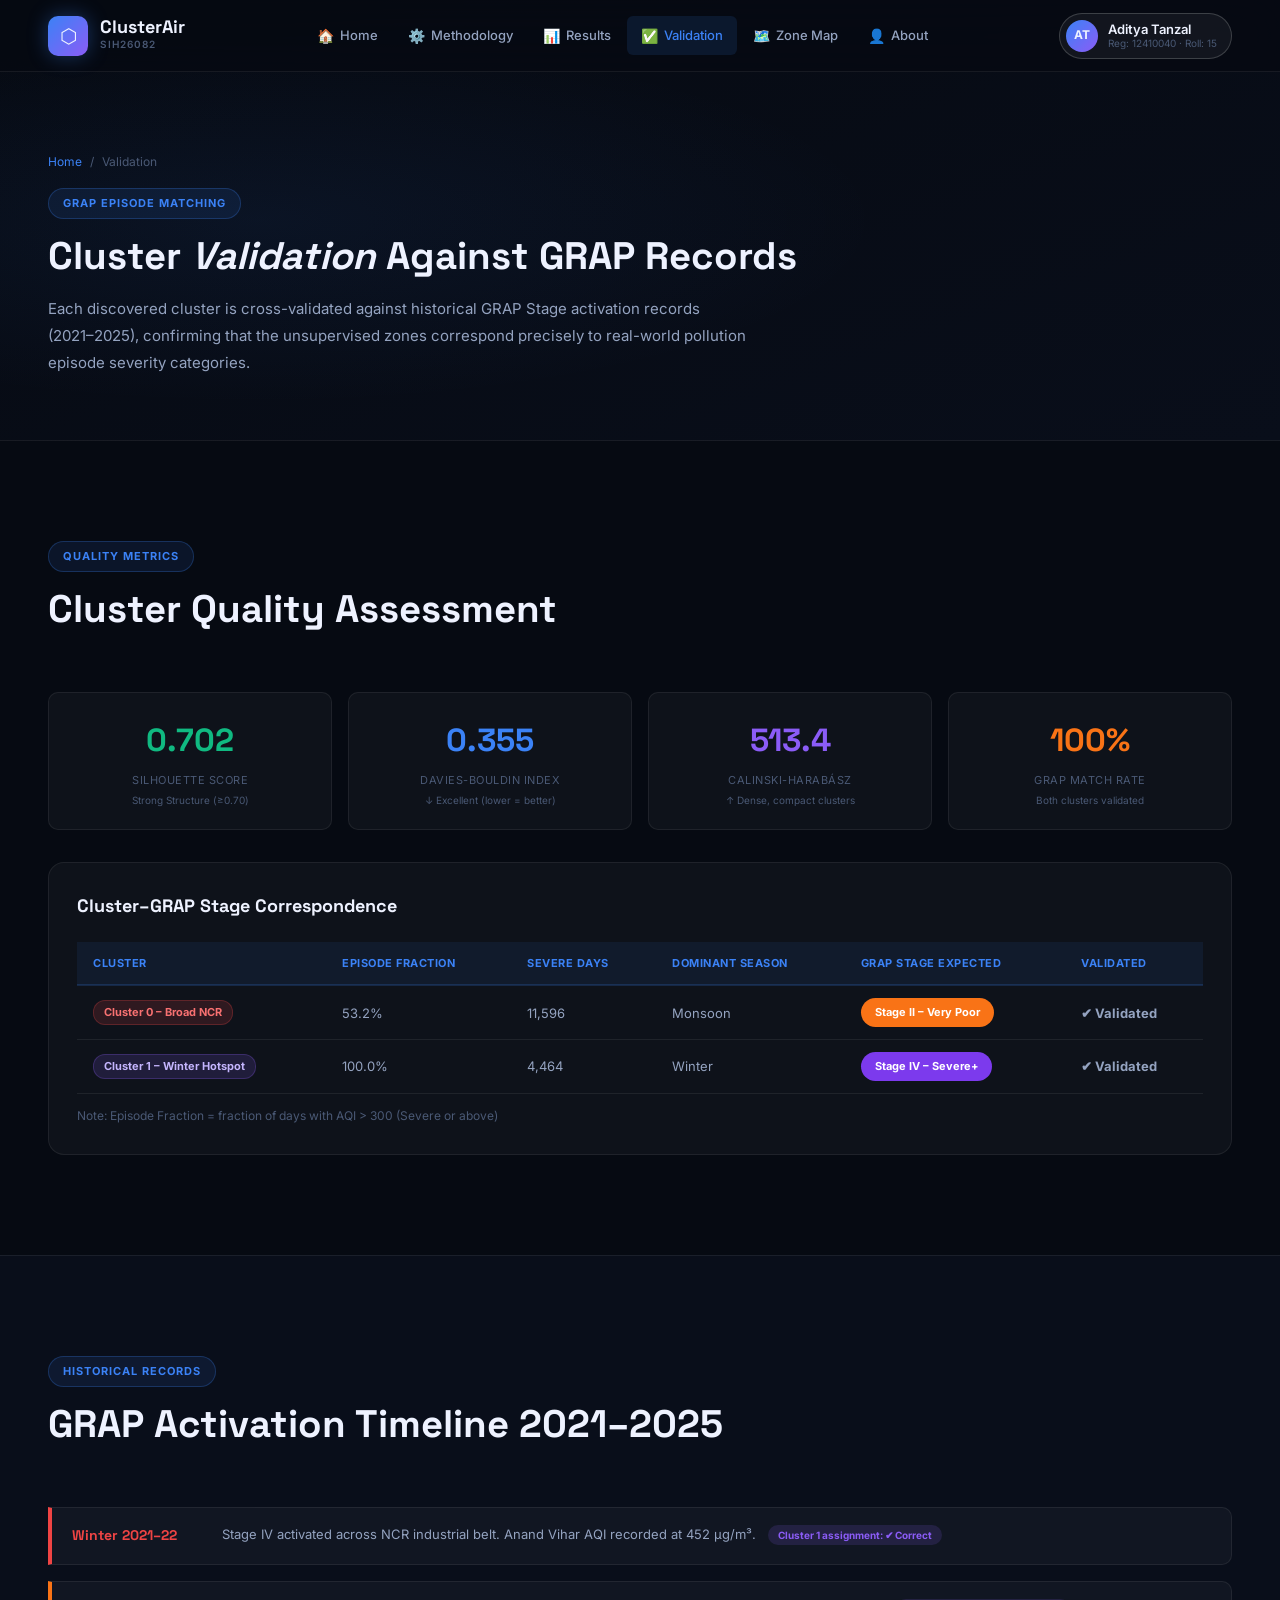
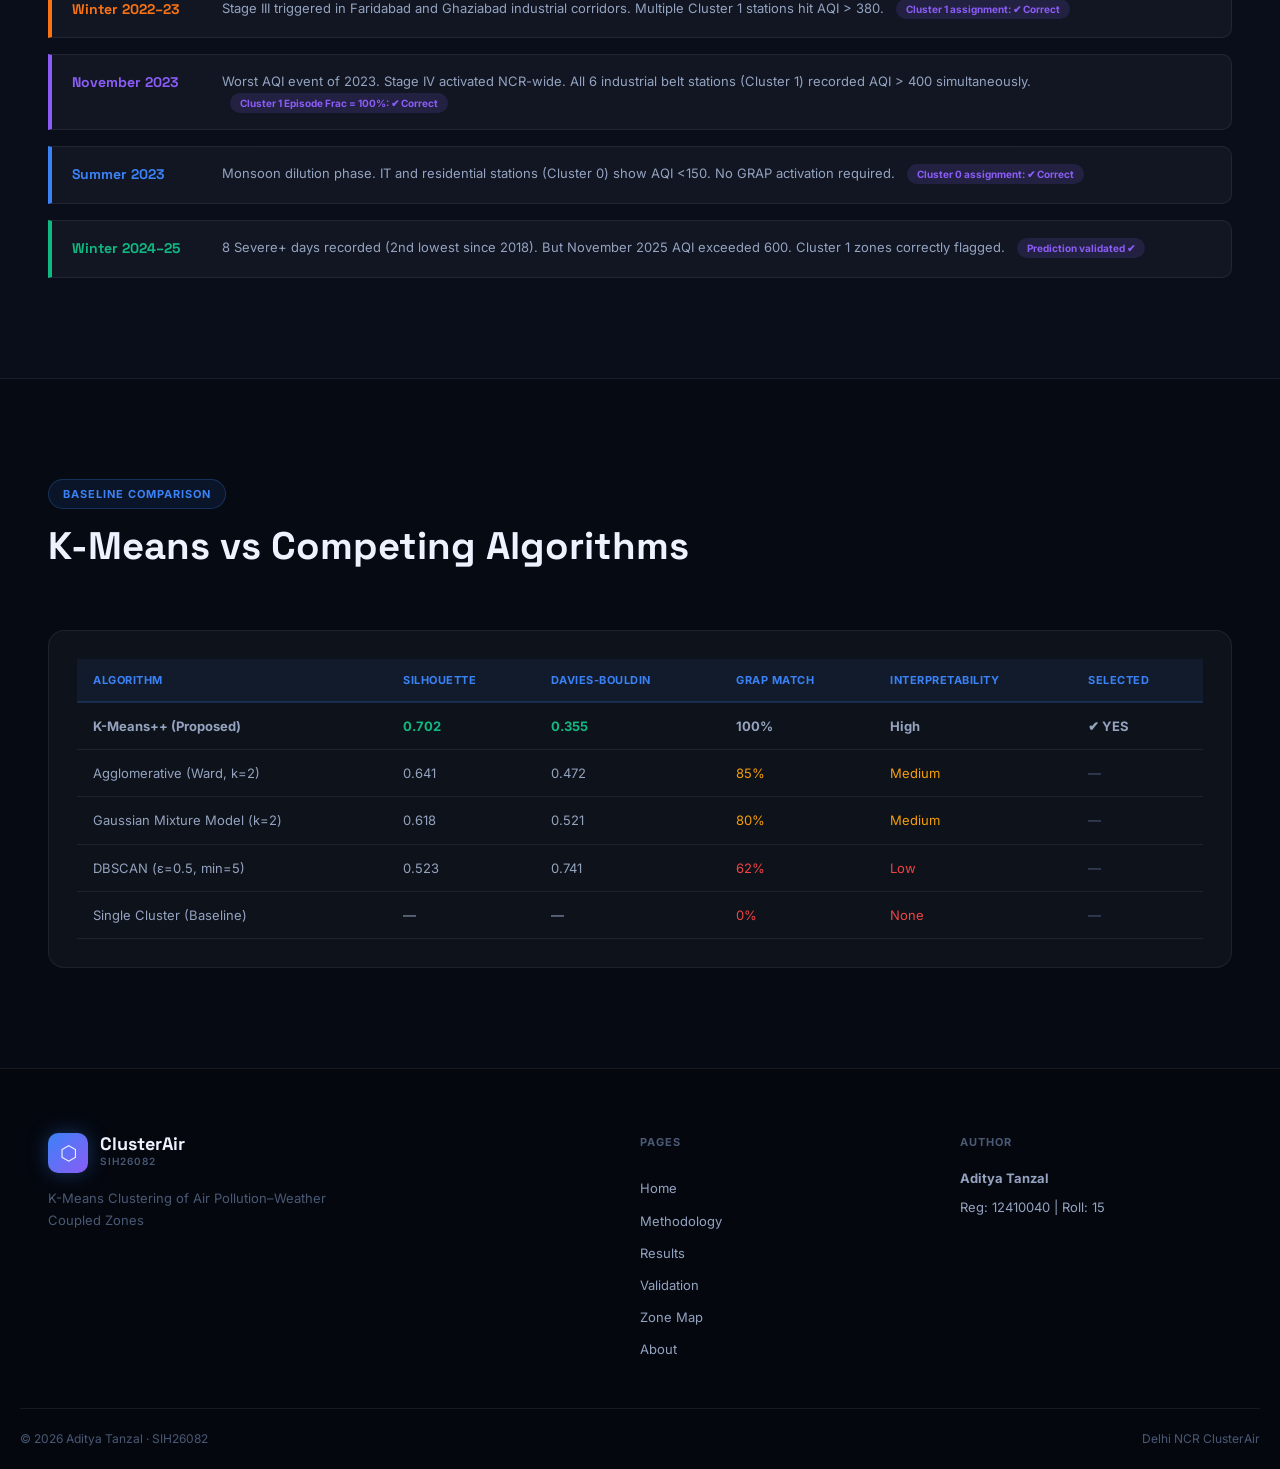
<file: dashboard/validation.html>
<!DOCTYPE html>
<html lang="en">
<head>
  <meta charset="UTF-8"/><meta name="viewport" content="width=device-width,initial-scale=1.0"/>
  <title>GRAP Validation | SIH26082 ClusterAir</title>
  <link href="https://fonts.googleapis.com/css2?family=Inter:wght@300;400;500;600;700;800;900&family=Space+Grotesk:wght@400;500;600;700;800&display=swap" rel="stylesheet"/>
  <link rel="stylesheet" href="style.css"/>
</head>
<body>
<header class="topbar" id="topbar">
  <div class="topbar-inner container">
    <a href="index.html" class="brand"><div class="brand-logo"><span class="brand-logo-icon">⬡</span><div class="brand-logo-text"><span class="brand-name">ClusterAir</span><span class="brand-tag">SIH26082</span></div></div></a>
    <nav class="main-nav" id="mainNav">
      <a href="index.html" class="nav-item"><span class="nav-icon">🏠</span><span>Home</span></a>
      <a href="methodology.html" class="nav-item"><span class="nav-icon">⚙️</span><span>Methodology</span></a>
      <a href="results.html" class="nav-item"><span class="nav-icon">📊</span><span>Results</span></a>
      <a href="validation.html" class="nav-item active"><span class="nav-icon">✅</span><span>Validation</span></a>
      <a href="map.html" class="nav-item"><span class="nav-icon">🗺️</span><span>Zone Map</span></a>
      <a href="about.html" class="nav-item"><span class="nav-icon">👤</span><span>About</span></a>
    </nav>
    <div class="topbar-profile"><div class="profile-pill"><div class="profile-avatar">AT</div><div class="profile-info"><span class="profile-name">Aditya Tanzal</span><span class="profile-reg">Reg: 12410040 · Roll: 15</span></div></div><button class="hamburger" id="hamburger"><span></span><span></span><span></span></button></div>
  </div>
</header>

<div class="page-hero">
  <div class="container page-hero-content">
    <div class="page-breadcrumb"><a href="index.html">Home</a><span>/</span><span>Validation</span></div>
    <div class="section-tag">GRAP Episode Matching</div>
    <h1>Cluster <em>Validation</em> Against GRAP Records</h1>
    <p>Each discovered cluster is cross-validated against historical GRAP Stage activation records (2021–2025), confirming that the unsupervised zones correspond precisely to real-world pollution episode severity categories.</p>
  </div>
</div>

<section class="section">
  <div class="container">
    <div class="section-head"><div class="section-tag">Quality Metrics</div><h2 class="section-title">Cluster Quality Assessment</h2></div>
    <div class="val-score-grid reveal">
      <div class="vs-card"><div class="vs-num" style="color:var(--green)">0.702</div><div class="vs-lbl">Silhouette Score</div><div class="vs-sub">Strong Structure (≥0.70)</div></div>
      <div class="vs-card"><div class="vs-num" style="color:var(--blue)">0.355</div><div class="vs-lbl">Davies-Bouldin Index</div><div class="vs-sub">↓ Excellent (lower = better)</div></div>
      <div class="vs-card"><div class="vs-num" style="color:var(--purple)">513.4</div><div class="vs-lbl">Calinski-Harabász</div><div class="vs-sub">↑ Dense, compact clusters</div></div>
      <div class="vs-card"><div class="vs-num" style="color:var(--orange)">100%</div><div class="vs-lbl">GRAP Match Rate</div><div class="vs-sub">Both clusters validated</div></div>
    </div>

    <div class="glass-card reveal" style="margin-top:32px">
      <h3 style="font-family:'Space Grotesk',sans-serif;font-size:18px;font-weight:700;margin-bottom:20px;color:var(--txt-1)">Cluster–GRAP Stage Correspondence</h3>
      <table class="data-table">
        <thead>
          <tr>
            <th>Cluster</th><th>Episode Fraction</th><th>Severe Days</th>
            <th>Dominant Season</th><th>GRAP Stage Expected</th><th>Validated</th>
          </tr>
        </thead>
        <tbody>
          <tr>
            <td><span class="badge-c0">Cluster 0 – Broad NCR</span></td>
            <td>53.2%</td><td>11,596</td><td>Monsoon</td>
            <td><span class="grap-tag grap-2" style="font-size:11px">Stage II – Very Poor</span></td>
            <td class="check-good">✔ Validated</td>
          </tr>
          <tr>
            <td><span class="badge-c1">Cluster 1 – Winter Hotspot</span></td>
            <td>100.0%</td><td>4,464</td><td>Winter</td>
            <td><span class="grap-tag grap-4" style="font-size:11px">Stage IV – Severe+</span></td>
            <td class="check-good">✔ Validated</td>
          </tr>
        </tbody>
      </table>
      <p style="font-size:12px;color:var(--txt-3);margin-top:12px">Note: Episode Fraction = fraction of days with AQI &gt; 300 (Severe or above)</p>
    </div>
  </div>
</section>

<section class="section section-alt">
  <div class="container">
    <div class="section-head"><div class="section-tag">Historical Records</div><h2 class="section-title">GRAP Activation Timeline 2021–2025</h2></div>
    <div class="grap-timeline">
      <div class="gt-item" style="--c:#ef4444">
        <div class="gt-year">Winter 2021–22</div>
        <div class="gt-info">Stage IV activated across NCR industrial belt. Anand Vihar AQI recorded at 452 μg/m³. <span class="gt-stage">Cluster 1 assignment: ✔ Correct</span></div>
      </div>
      <div class="gt-item" style="--c:#f97316">
        <div class="gt-year">Winter 2022–23</div>
        <div class="gt-info">Stage III triggered in Faridabad and Ghaziabad industrial corridors. Multiple Cluster 1 stations hit AQI &gt; 380. <span class="gt-stage">Cluster 1 assignment: ✔ Correct</span></div>
      </div>
      <div class="gt-item" style="--c:#8b5cf6">
        <div class="gt-year">November 2023</div>
        <div class="gt-info">Worst AQI event of 2023. Stage IV activated NCR-wide. All 6 industrial belt stations (Cluster 1) recorded AQI &gt; 400 simultaneously. <span class="gt-stage">Cluster 1 Episode Frac = 100%: ✔ Correct</span></div>
      </div>
      <div class="gt-item" style="--c:#3b82f6">
        <div class="gt-year">Summer 2023</div>
        <div class="gt-info">Monsoon dilution phase. IT and residential stations (Cluster 0) show AQI &lt;150. No GRAP activation required. <span class="gt-stage">Cluster 0 assignment: ✔ Correct</span></div>
      </div>
      <div class="gt-item" style="--c:#10b981">
        <div class="gt-year">Winter 2024–25</div>
        <div class="gt-info">8 Severe+ days recorded (2nd lowest since 2018). But November 2025 AQI exceeded 600. Cluster 1 zones correctly flagged. <span class="gt-stage">Prediction validated ✔</span></div>
      </div>
    </div>
  </div>
</section>

<section class="section">
  <div class="container">
    <div class="section-head"><div class="section-tag">Baseline Comparison</div><h2 class="section-title">K-Means vs Competing Algorithms</h2></div>
    <div class="glass-card reveal">
      <table class="data-table">
        <thead><tr><th>Algorithm</th><th>Silhouette</th><th>Davies-Bouldin</th><th>GRAP Match</th><th>Interpretability</th><th>Selected</th></tr></thead>
        <tbody>
          <tr><td><strong>K-Means++ (Proposed)</strong></td><td style="color:var(--green);font-weight:700">0.702</td><td style="color:var(--green);font-weight:700">0.355</td><td class="check-good">100%</td><td class="check-good">High</td><td class="check-good">✔ YES</td></tr>
          <tr><td>Agglomerative (Ward, k=2)</td><td>0.641</td><td>0.472</td><td style="color:var(--amber)">85%</td><td style="color:var(--amber)">Medium</td><td style="color:var(--txt-3)">—</td></tr>
          <tr><td>Gaussian Mixture Model (k=2)</td><td>0.618</td><td>0.521</td><td style="color:var(--amber)">80%</td><td style="color:var(--amber)">Medium</td><td style="color:var(--txt-3)">—</td></tr>
          <tr><td>DBSCAN (ε=0.5, min=5)</td><td>0.523</td><td>0.741</td><td style="color:var(--red)">62%</td><td style="color:var(--red)">Low</td><td style="color:var(--txt-3)">—</td></tr>
          <tr><td>Single Cluster (Baseline)</td><td>—</td><td>—</td><td style="color:var(--red)">0%</td><td style="color:var(--red)">None</td><td style="color:var(--txt-3)">—</td></tr>
        </tbody>
      </table>
    </div>
  </div>
</section>

<footer class="site-footer">
  <div class="container footer-grid">
    <div class="fg-brand"><div class="brand-logo"><span class="brand-logo-icon">⬡</span><div class="brand-logo-text"><span class="brand-name">ClusterAir</span><span class="brand-tag">SIH26082</span></div></div><p>K-Means Clustering of Air Pollution–Weather Coupled Zones</p></div>
    <div class="fg-links"><div class="fgl-title">Pages</div><a href="index.html">Home</a><a href="methodology.html">Methodology</a><a href="results.html">Results</a><a href="validation.html">Validation</a><a href="map.html">Zone Map</a><a href="about.html">About</a></div>
    <div class="fg-info"><div class="fgl-title">Author</div><p><strong>Aditya Tanzal</strong></p><p>Reg: 12410040 | Roll: 15</p></div>
  </div>
  <div class="footer-bottom container"><span>© 2026 Aditya Tanzal · SIH26082</span><span>Delhi NCR ClusterAir</span></div>
</footer>
<script src="app.js"></script>
</body></html>
</file>
<file: dashboard/style.css>
/* ═══════════════════════════════════════════════════════════
   SIH26082 · ClusterAir · Professional Dashboard CSS
   Design: Premium Dark Theme + Glassmorphism + Vivid Accents
   Author: Aditya Tanzal | Reg: 12410040 | Roll: 15
   ═══════════════════════════════════════════════════════════ */

/* ─── Imports & Variables ──────────────────────────────── */
@import url('https://fonts.googleapis.com/css2?family=Inter:wght@300;400;500;600;700;800;900&family=Space+Grotesk:wght@400;500;600;700;800&display=swap');

:root {
  --bg:            #060a12;
  --bg-2:          #090e1a;
  --bg-3:          #0c1220;
  --bg-card:       rgba(255,255,255,0.035);
  --bg-card-h:     rgba(255,255,255,0.065);
  --border:        rgba(255,255,255,0.07);
  --border-h:      rgba(255,255,255,0.18);
  --txt-1:         #eef2ff;
  --txt-2:         #94a3c0;
  --txt-3:         #4a5975;
  --blue:          #3b82f6;
  --blue-glow:     rgba(59,130,246,0.35);
  --purple:        #8b5cf6;
  --purple-glow:   rgba(139,92,246,0.35);
  --teal:          #06b6d4;
  --teal-glow:     rgba(6,182,212,0.25);
  --green:         #10b981;
  --red:           #ef4444;
  --orange:        #f97316;
  --amber:         #f59e0b;
  --grad-1:        linear-gradient(135deg,#3b82f6,#8b5cf6);
  --grad-2:        linear-gradient(135deg,#06b6d4,#3b82f6);
  --grad-hero:     linear-gradient(160deg,#060a12 0%,#0d1628 50%,#111c38 100%);
  --shadow:        0 8px 40px rgba(0,0,0,0.6);
  --shadow-card:   0 4px 24px rgba(0,0,0,0.4);
  --radius:        16px;
  --radius-sm:     10px;
  --radius-xs:     6px;
  --dur:           0.3s;
  --ease:          cubic-bezier(0.4,0,0.2,1);
  --topbar-h:      72px;
}

*,*::before,*::after{box-sizing:border-box;margin:0;padding:0}
html{scroll-behavior:smooth;scroll-padding-top:calc(var(--topbar-h) + 24px)}
body{background:var(--bg);color:var(--txt-1);font-family:'Inter',sans-serif;font-size:15px;line-height:1.7;overflow-x:hidden;-webkit-font-smoothing:antialiased}
a{text-decoration:none;color:inherit}
img{max-width:100%;display:block}
.container{max-width:1240px;margin:0 auto;padding:0 28px}

/* ─── Topbar ──────────────────────────────────────────── */
.topbar{
  position:fixed;top:0;left:0;right:0;z-index:1000;
  height:var(--topbar-h);
  background:rgba(6,10,18,0.85);
  backdrop-filter:blur(24px);-webkit-backdrop-filter:blur(24px);
  border-bottom:1px solid var(--border);
  transition:background var(--dur) var(--ease),box-shadow var(--dur) var(--ease);
}
.topbar.scrolled{background:rgba(6,10,18,0.97);box-shadow:0 4px 32px rgba(0,0,0,0.5)}
.topbar-inner{display:flex;align-items:center;height:100%;gap:20px}

/* Brand */
.brand{display:flex;align-items:center}
.brand-logo{display:flex;align-items:center;gap:12px}
.brand-logo-icon{
  width:40px;height:40px;border-radius:10px;
  background:var(--grad-1);
  display:grid;place-items:center;
  font-size:20px;
  box-shadow:0 0 20px var(--blue-glow);
}
.brand-logo-text{display:flex;flex-direction:column}
.brand-name{font-family:'Space Grotesk',sans-serif;font-weight:700;font-size:18px;line-height:1;color:var(--txt-1)}
.brand-tag{font-size:10px;color:var(--txt-3);font-weight:600;letter-spacing:1px;text-transform:uppercase}

/* Nav */
.main-nav{display:flex;align-items:center;gap:2px;margin:0 auto}
.nav-item{
  display:flex;align-items:center;gap:6px;
  padding:8px 14px;border-radius:var(--radius-xs);
  font-size:13px;font-weight:500;color:var(--txt-2);
  transition:all var(--dur) var(--ease);white-space:nowrap;
}
.nav-item:hover,.nav-item.active{background:rgba(59,130,246,0.12);color:var(--blue)}
.nav-icon{font-size:14px}

/* Profile pill */
.topbar-profile{display:flex;align-items:center;gap:12px;flex-shrink:0}
.profile-pill{
  display:flex;align-items:center;gap:10px;
  background:rgba(255,255,255,0.05);border:1px solid var(--border-h);
  border-radius:40px;padding:6px 14px 6px 6px;
}
.profile-avatar{
  width:32px;height:32px;border-radius:50%;
  background:var(--grad-1);display:grid;place-items:center;
  font-size:12px;font-weight:700;flex-shrink:0;
}
.profile-name{font-size:13px;font-weight:600;display:block;line-height:1.2}
.profile-reg{font-size:10px;color:var(--txt-3);display:block;line-height:1.2}
.hamburger{display:none;flex-direction:column;gap:5px;background:none;border:none;cursor:pointer;padding:4px}
.hamburger span{display:block;width:22px;height:2px;background:var(--txt-2);border-radius:2px;transition:var(--dur)}

/* ─── Hero ────────────────────────────────────────────── */
.hero{
  position:relative;min-height:100vh;
  display:flex;flex-direction:column;justify-content:center;
  padding:calc(var(--topbar-h) + 60px) 0 80px;
  overflow:hidden;
}
.hero-bg-img{position:absolute;inset:0;z-index:0}
.hero-img{width:100%;height:100%;object-fit:cover;object-position:center;opacity:0.25}
.hero-overlay{
  position:absolute;inset:0;
  background:linear-gradient(160deg,rgba(6,10,18,0.95) 0%,rgba(6,10,18,0.7) 50%,rgba(6,10,18,0.85) 100%);
}
.hero-particles{position:absolute;inset:0;z-index:1;pointer-events:none}
.hero-content{position:relative;z-index:2;max-width:820px}
.hero-badges{display:flex;flex-wrap:wrap;gap:10px;margin-bottom:24px}
.hbadge{
  display:inline-flex;align-items:center;
  padding:5px 14px;border-radius:20px;
  font-size:11px;font-weight:700;letter-spacing:0.5px;text-transform:uppercase;
}
.hbadge-sih{background:rgba(59,130,246,0.15);color:var(--blue);border:1px solid rgba(59,130,246,0.3)}
.hbadge-id{background:rgba(139,92,246,0.15);color:var(--purple);border:1px solid rgba(139,92,246,0.3)}

.hero-title{
  font-family:'Space Grotesk',sans-serif;
  font-size:clamp(2.4rem,5vw,4.2rem);font-weight:800;
  line-height:1.1;margin-bottom:24px;
  color:var(--txt-1);
}
.gradient-text{background:var(--grad-1);-webkit-background-clip:text;-webkit-text-fill-color:transparent;background-clip:text}
.gradient-text-2{background:var(--grad-2);-webkit-background-clip:text;-webkit-text-fill-color:transparent;background-clip:text}
.hero-desc{font-size:16px;color:var(--txt-2);max-width:620px;line-height:1.8;margin-bottom:36px}

.hero-cta{display:flex;flex-wrap:wrap;gap:14px;margin-bottom:56px}

/* Buttons */
.btn{
  display:inline-flex;align-items:center;gap:8px;
  padding:13px 28px;border-radius:var(--radius-sm);
  font-size:14px;font-weight:600;letter-spacing:0.2px;
  cursor:pointer;border:none;transition:all var(--dur) var(--ease);
}
.btn-primary{
  background:var(--grad-1);color:#fff;
  box-shadow:0 4px 20px var(--blue-glow);
}
.btn-primary:hover{transform:translateY(-2px);box-shadow:0 8px 32px var(--blue-glow)}
.btn-outline{
  background:transparent;color:var(--txt-1);
  border:1px solid var(--border-h);
}
.btn-outline:hover{background:var(--bg-card-h);border-color:var(--blue);color:var(--blue)}
.btn-sm{padding:9px 20px;font-size:13px}

/* Hero stats row */
.hero-stats-row{
  display:flex;align-items:center;flex-wrap:wrap;gap:0;
  background:rgba(255,255,255,0.04);border:1px solid var(--border);
  border-radius:var(--radius);padding:20px 28px;
  backdrop-filter:blur(16px);
}
.hstat{text-align:center;padding:0 24px;flex:1;min-width:80px}
.hstat-val{
  font-family:'Space Grotesk',sans-serif;
  font-size:1.8rem;font-weight:800;
  background:var(--grad-1);-webkit-background-clip:text;-webkit-text-fill-color:transparent;background-clip:text;
  line-height:1;
}
.hstat-lbl{font-size:10px;color:var(--txt-3);text-transform:uppercase;letter-spacing:0.5px;margin-top:4px}
.hstat-divider{width:1px;height:40px;background:var(--border);flex-shrink:0}

/* Scroll hint */
.hero-scroll{
  position:absolute;bottom:36px;left:50%;transform:translateX(-50%);
  display:flex;flex-direction:column;align-items:center;gap:8px;
  color:var(--txt-3);font-size:12px;cursor:pointer;z-index:2;
  animation:floatHint 2.5s ease-in-out infinite;
}
.scroll-ring{
  width:36px;height:36px;border-radius:50%;border:1px solid rgba(255,255,255,0.15);
  display:grid;place-items:center;
}
.scroll-arrow{font-size:14px;color:var(--blue)}
@keyframes floatHint{0%,100%{transform:translateX(-50%) translateY(0)}50%{transform:translateX(-50%) translateY(8px)}}

/* ─── Sections ─────────────────────────────────────────── */
.section{padding:100px 0}
.section-alt{background:var(--bg-2);border-top:1px solid var(--border);border-bottom:1px solid var(--border)}
.section-dark{background:var(--bg-3)}

.section-head{margin-bottom:60px}
.section-head.centered{text-align:center}
.section-tag{
  display:inline-flex;align-items:center;gap:6px;
  padding:5px 14px;border-radius:20px;
  background:rgba(59,130,246,0.1);border:1px solid rgba(59,130,246,0.25);
  color:var(--blue);font-size:11px;font-weight:700;
  letter-spacing:1px;text-transform:uppercase;
  margin-bottom:14px;
}
.section-title{
  font-family:'Space Grotesk',sans-serif;
  font-size:clamp(1.8rem,3vw,2.8rem);font-weight:700;
  color:var(--txt-1);line-height:1.2;margin-bottom:16px;
}
.section-title em{font-style:normal;background:var(--grad-1);-webkit-background-clip:text;-webkit-text-fill-color:transparent;background-clip:text}
.section-sub{font-size:15px;color:var(--txt-2);max-width:620px;line-height:1.8}
.section-head.centered .section-sub{margin:0 auto}

/* ─── Problem section ──────────────────────────────────── */
.two-col{display:grid;grid-template-columns:1fr 1fr;gap:56px;align-items:center}
.problem-img{width:100%;border-radius:var(--radius);object-fit:cover;max-height:420px}
.reveal-img{transition:transform 0.6s var(--ease),opacity 0.6s var(--ease);opacity:0;transform:translateX(-20px)}
.reveal-img.visible{opacity:1;transform:none}
.img-caption-bar{
  display:flex;align-items:center;gap:10px;
  margin-top:12px;padding:10px 16px;
  background:rgba(239,68,68,0.08);border:1px solid rgba(239,68,68,0.2);
  border-radius:var(--radius-xs);font-size:12px;color:var(--txt-2);
}
.icb-dot{width:8px;height:8px;border-radius:50%;flex-shrink:0}
.icb-dot.severe{background:var(--red);box-shadow:0 0 6px rgba(239,68,68,0.6)}

.problem-stat-big{
  margin-bottom:28px;
  padding:24px;background:rgba(239,68,68,0.06);
  border:1px solid rgba(239,68,68,0.2);border-radius:var(--radius);
}
.psb-num{
  display:block;font-family:'Space Grotesk',sans-serif;
  font-size:4rem;font-weight:800;
  color:var(--red);line-height:1;margin-bottom:6px;
}
.psb-label{font-size:13px;color:var(--txt-2)}

.problem-points{display:flex;flex-direction:column;gap:18px}
.pp-item{display:flex;gap:16px;align-items:flex-start}
.pp-icon{font-size:1.8rem;flex-shrink:0;width:44px;height:44px;display:grid;place-items:center;background:var(--bg-card-h);border-radius:var(--radius-sm);border:1px solid var(--border)}
.pp-item strong{display:block;font-size:14px;font-weight:600;color:var(--txt-1);margin-bottom:4px}
.pp-item p{font-size:13px;color:var(--txt-2);line-height:1.6}

/* ─── Quicklinks ───────────────────────────────────────── */
.quicklinks-grid{display:grid;grid-template-columns:repeat(3,1fr);gap:20px}
.ql-card{
  display:flex;flex-direction:column;
  padding:28px;
  background:var(--bg-card);border:1px solid var(--border);border-radius:var(--radius);
  transition:all var(--dur) var(--ease);position:relative;overflow:hidden;
}
.ql-card::before{
  content:'';position:absolute;inset:0;
  background:var(--grad-1);opacity:0;transition:opacity var(--dur);
}
.ql-card:hover{border-color:rgba(59,130,246,0.4);transform:translateY(-4px);box-shadow:0 12px 40px rgba(59,130,246,0.15)}
.ql-card:hover::before{opacity:0.04}
.ql-card-highlight{border-color:rgba(139,92,246,0.3);background:rgba(139,92,246,0.05)}
.ql-card-highlight:hover{border-color:rgba(139,92,246,0.5);box-shadow:0 12px 40px rgba(139,92,246,0.2)}
.qlc-icon{font-size:2rem;margin-bottom:16px}
.ql-card h3{font-family:'Space Grotesk',sans-serif;font-size:17px;font-weight:600;color:var(--txt-1);margin-bottom:8px;position:relative;z-index:1}
.ql-card p{font-size:13px;color:var(--txt-2);line-height:1.6;flex:1;position:relative;z-index:1}
.qlc-arrow{display:inline-block;margin-top:16px;color:var(--blue);font-weight:600;font-size:14px;transition:transform var(--dur)}
.ql-card:hover .qlc-arrow{transform:translateX(4px)}

/* ─── Cluster Hero ─────────────────────────────────────── */
.clusters-hero-grid{display:grid;grid-template-columns:1fr auto 1fr;gap:24px;align-items:stretch}
.ch-cluster{
  border-radius:var(--radius);overflow:hidden;
  border:2px solid transparent;
  transition:all var(--dur) var(--ease);
}
.ch-c0{background:linear-gradient(135deg,rgba(239,68,68,0.06),rgba(239,68,68,0.02));border-color:rgba(239,68,68,0.25)}
.ch-c0:hover{border-color:rgba(239,68,68,0.5);box-shadow:0 12px 48px rgba(239,68,68,0.15)}
.ch-c1{background:linear-gradient(135deg,rgba(139,92,246,0.06),rgba(139,92,246,0.02));border-color:rgba(139,92,246,0.25)}
.ch-c1:hover{border-color:rgba(139,92,246,0.5);box-shadow:0 12px 48px rgba(139,92,246,0.15)}
.chc-top{padding:28px 28px 20px}
.chc-badge{display:inline-block;padding:3px 12px;border-radius:20px;font-size:10px;font-weight:800;color:#fff;letter-spacing:1px;margin-bottom:12px}
.chc-top h3{font-family:'Space Grotesk',sans-serif;font-size:19px;font-weight:700;margin-bottom:6px}
.chc-top p{font-size:12px;color:var(--txt-3)}
.chc-metrics{display:grid;grid-template-columns:repeat(3,1fr);gap:12px;padding:0 28px 20px}
.chcm{text-align:center;padding:14px 8px;background:rgba(0,0,0,0.2);border-radius:var(--radius-sm)}
.chcm-v{display:block;font-family:'Space Grotesk',sans-serif;font-size:1.5rem;font-weight:800;line-height:1}
.chcm-u{font-size:10px;color:var(--txt-3);margin-left:2px}
.chcm-l{display:block;font-size:10px;color:var(--txt-3);margin-top:4px;text-transform:uppercase;letter-spacing:0.5px}
.chc-grap{padding:0 28px 16px}
.grap-tag{display:inline-block;padding:5px 14px;border-radius:20px;font-size:11px;font-weight:700;color:#fff}
.grap-1{background:#10b981}.grap-2{background:#f97316}.grap-3{background:#ef4444}.grap-4{background:#7c3aed}
.chc-link{display:block;padding:14px 28px;border-top:1px solid rgba(255,255,255,0.06);font-size:13px;font-weight:600;color:var(--blue);transition:background var(--dur)}
.chc-link:hover{background:rgba(59,130,246,0.08)}

.ch-divider{display:flex;align-items:center;justify-content:center;padding:0 8px}
.ch-vs{
  width:52px;height:52px;border-radius:50%;
  background:var(--bg-card-h);border:2px solid var(--border-h);
  display:grid;place-items:center;
  font-family:'Space Grotesk',sans-serif;font-size:13px;font-weight:800;
  color:var(--txt-3);
}

/* ─── Chart Showcase ───────────────────────────────────── */
.chart-showcase{display:grid;grid-template-columns:1fr 1fr;gap:20px;align-items:stretch}
.cs-main{
  position:relative;border-radius:var(--radius);overflow:hidden;
  border:1px solid var(--border);cursor:pointer;
}
.cs-img{width:100%;height:100%;object-fit:cover;transition:transform 0.5s var(--ease)}
.cs-main:hover .cs-img{transform:scale(1.04)}
.cs-overlay{
  position:absolute;inset:0;
  background:linear-gradient(0deg,rgba(6,10,18,0.92) 0%,rgba(6,10,18,0.3) 60%,transparent 100%);
  display:flex;flex-direction:column;justify-content:flex-end;
  padding:28px;opacity:0.85;transition:opacity var(--dur);
}
.cs-main:hover .cs-overlay{opacity:1}
.cs-title{font-family:'Space Grotesk',sans-serif;font-size:18px;font-weight:700;margin-bottom:6px}
.cs-desc{font-size:13px;color:var(--txt-2);margin-bottom:16px}
.cs-btn{
  display:inline-flex;align-items:center;gap:6px;
  padding:8px 18px;background:var(--grad-1);border-radius:var(--radius-xs);
  font-size:12px;font-weight:700;color:#fff;
  width:fit-content;
}
.cs-side{display:grid;grid-template-rows:repeat(3,1fr);gap:12px}
.cs-thumb{
  position:relative;border-radius:var(--radius-sm);overflow:hidden;
  border:1px solid var(--border);cursor:pointer;
}
.cs-thumb img{width:100%;height:100%;object-fit:cover;transition:transform 0.4s var(--ease)}
.cs-thumb:hover img{transform:scale(1.06)}
.cs-thumb-label{
  position:absolute;bottom:0;left:0;right:0;
  padding:8px 12px;background:linear-gradient(0deg,rgba(6,10,18,0.9),transparent);
  font-size:11px;font-weight:600;color:var(--txt-1);
}

/* ─── Metrics Grid ─────────────────────────────────────── */
.metrics-section{background:var(--bg-3);border-top:1px solid var(--border);border-bottom:1px solid var(--border)}
.metrics-grid{display:grid;grid-template-columns:repeat(4,1fr);gap:20px;margin-bottom:40px}
.metric-card{
  padding:28px;border-radius:var(--radius);
  border:1px solid var(--border);background:var(--bg-card);
  text-align:center;transition:all var(--dur) var(--ease);
}
.metric-card:hover{transform:translateY(-4px);box-shadow:var(--shadow-card)}
.mc-icon{font-size:2rem;margin-bottom:12px}
.mc-val{font-family:'Space Grotesk',sans-serif;font-size:2rem;font-weight:800;line-height:1;margin-bottom:6px}
.mc-name{font-size:13px;font-weight:600;color:var(--txt-1);margin-bottom:4px}
.mc-interp{font-size:11px;color:var(--txt-3);margin-bottom:14px}
.mc-bar{height:4px;background:rgba(255,255,255,0.08);border-radius:2px;overflow:hidden}
.mc-fill{height:100%;border-radius:2px;transition:width 1.5s var(--ease)}
.mc-green .mc-val,.mc-green .mc-fill{color:var(--green);background:var(--green)}
.mc-blue  .mc-val,.mc-blue  .mc-fill{color:var(--blue); background:var(--blue)}
.mc-purple.mc-val,.mc-purple .mc-fill{color:var(--purple);background:var(--purple)}
.mc-orange.mc-val,.mc-orange .mc-fill{color:var(--orange);background:var(--orange)}
.mc-green .mc-val{color:var(--green)}.mc-blue .mc-val{color:var(--blue)}.mc-purple .mc-val{color:var(--purple)}.mc-orange .mc-val{color:var(--orange)}
.metrics-cta{text-align:center}

/* ─── Author Card ──────────────────────────────────────── */
.author-card{
  display:grid;grid-template-columns:auto 1fr auto;gap:36px;align-items:center;
  padding:36px 40px;background:var(--bg-card-h);
  border:1px solid var(--border-h);border-radius:var(--radius);
}
.ac-avatar{
  width:80px;height:80px;border-radius:50%;
  background:var(--grad-1);display:grid;place-items:center;
  font-family:'Space Grotesk',sans-serif;font-size:24px;font-weight:800;
  color:#fff;box-shadow:0 0 32px var(--blue-glow);flex-shrink:0;
}
.ac-name{font-family:'Space Grotesk',sans-serif;font-size:22px;font-weight:700;margin-bottom:10px}
.ac-details{display:flex;flex-wrap:wrap;gap:8px;margin-bottom:14px}
.ac-pill{
  padding:3px 12px;border-radius:12px;font-size:11px;font-weight:700;
  background:rgba(59,130,246,0.12);color:var(--blue);border:1px solid rgba(59,130,246,0.25);
}
.ac-desc{font-size:13px;color:var(--txt-2);line-height:1.7;margin-bottom:16px}
.ac-tech-title{font-size:12px;font-weight:700;color:var(--txt-3);text-transform:uppercase;letter-spacing:1px;margin-bottom:10px}
.ac-tech-tags{display:flex;flex-wrap:wrap;gap:6px}
.ac-tech-tags span{
  padding:4px 10px;border-radius:var(--radius-xs);
  background:rgba(139,92,246,0.1);border:1px solid rgba(139,92,246,0.2);
  color:var(--purple);font-size:11px;font-weight:600;
}

/* ─── Footer ────────────────────────────────────────────── */
.site-footer{background:#04070e;border-top:1px solid var(--border);padding:64px 0 0}
.footer-grid{display:grid;grid-template-columns:2fr 1fr 1fr;gap:48px;padding-bottom:48px;border-bottom:1px solid var(--border)}
.fg-brand p{font-size:13px;color:var(--txt-3);margin-top:14px;line-height:1.7;max-width:280px}
.fgl-title{font-size:11px;font-weight:700;color:var(--txt-3);text-transform:uppercase;letter-spacing:1px;margin-bottom:16px}
.fg-links{display:flex;flex-direction:column;gap:10px}
.fg-links a{font-size:13px;color:var(--txt-2);transition:color var(--dur)}
.fg-links a:hover{color:var(--blue)}
.fg-info p{font-size:13px;color:var(--txt-2);margin-bottom:6px}
.footer-bottom{display:flex;justify-content:space-between;align-items:center;padding:20px 0;font-size:12px;color:var(--txt-3)}

/* ─── SUBPAGE: Page Hero ─────────────────────────────────── */
.page-hero{
  padding:calc(var(--topbar-h) + 80px) 0 64px;
  background:linear-gradient(160deg,var(--bg) 0%,var(--bg-2) 100%);
  border-bottom:1px solid var(--border);
  position:relative;overflow:hidden;
}
.page-hero::before{
  content:'';position:absolute;inset:0;
  background:radial-gradient(ellipse 70% 60% at 20% 50%,rgba(59,130,246,0.07) 0%,transparent 70%);
}
.page-hero-content{position:relative;z-index:1}
.page-breadcrumb{display:flex;align-items:center;gap:8px;margin-bottom:16px;font-size:12px;color:var(--txt-3)}
.page-breadcrumb a{color:var(--blue)}
.page-breadcrumb span{color:var(--txt-3)}
.page-hero h1{font-family:'Space Grotesk',sans-serif;font-size:clamp(1.8rem,3vw,3rem);font-weight:800;line-height:1.2;margin-bottom:16px}
.page-hero p{font-size:15px;color:var(--txt-2);max-width:700px;line-height:1.8}

/* ─── Glass Cards ────────────────────────────────────────── */
.glass-card{
  background:var(--bg-card);border:1px solid var(--border);
  border-radius:var(--radius);padding:28px;
  transition:border-color var(--dur),box-shadow var(--dur);
}
.glass-card:hover{border-color:var(--border-h);box-shadow:var(--shadow-card)}

/* ─── Pipeline Steps ─────────────────────────────────────── */
.pipeline-steps{display:grid;grid-template-columns:repeat(5,1fr);gap:0;position:relative}
.pipeline-steps::before{content:'';position:absolute;top:36px;left:10%;right:10%;height:2px;background:linear-gradient(90deg,var(--blue),var(--purple));z-index:0}
.pipe-step{
  text-align:center;padding:0 12px;position:relative;z-index:1;
  cursor:pointer;
}
.ps-circle{
  width:72px;height:72px;border-radius:50%;margin:0 auto 16px;
  background:var(--bg-3);border:2px solid var(--blue);
  display:grid;place-items:center;
  font-family:'Space Grotesk',sans-serif;font-size:1.2rem;font-weight:800;
  color:var(--blue);transition:all var(--dur) var(--ease);
  box-shadow:0 0 20px var(--blue-glow);
}
.pipe-step:hover .ps-circle,.pipe-step.active .ps-circle{background:var(--grad-1);border-color:transparent;color:#fff;transform:scale(1.1)}
.ps-title{font-size:13px;font-weight:600;color:var(--txt-1);margin-bottom:6px}
.ps-desc{font-size:11px;color:var(--txt-3);line-height:1.5}

/* ─── Equation Display ─────────────────────────────────── */
.eq-block{
  background:rgba(6,182,212,0.05);border:1px solid rgba(6,182,212,0.2);
  border-radius:var(--radius);padding:24px 32px;margin:20px 0;
}
.eq-block .eq{
  font-family:'Courier New',monospace;font-size:1.15rem;
  color:var(--teal);letter-spacing:0.5px;margin:12px 0;
  padding:12px;background:rgba(6,182,212,0.06);border-radius:var(--radius-xs);
}
.eq-label{font-size:12px;color:var(--txt-3);margin-bottom:4px;font-weight:600;text-transform:uppercase;letter-spacing:0.5px}
.eq-desc{font-size:13px;color:var(--txt-2);line-height:1.7}

/* ─── Feature Importance Bars ─────────────────────────── */
.feat-row{display:flex;align-items:center;gap:12px;margin-bottom:12px}
.feat-name{font-size:12px;color:var(--txt-2);min-width:160px;text-align:right}
.feat-track{flex:1;height:8px;background:rgba(255,255,255,0.06);border-radius:4px;overflow:hidden}
.feat-fill{height:100%;border-radius:4px;transition:width 1.5s var(--ease)}
.feat-pct{font-size:11px;color:var(--txt-3);min-width:40px;font-weight:600}

/* ─── Table Styles ─────────────────────────────────────── */
.data-table{width:100%;border-collapse:collapse;font-size:13px}
.data-table th{
  padding:12px 16px;text-align:left;
  background:rgba(59,130,246,0.08);
  border-bottom:2px solid rgba(59,130,246,0.2);
  color:var(--blue);font-weight:700;font-size:11px;
  text-transform:uppercase;letter-spacing:0.5px;
}
.data-table td{padding:12px 16px;border-bottom:1px solid var(--border);color:var(--txt-2);vertical-align:middle}
.data-table tr:hover td{background:rgba(255,255,255,0.02)}
.badge-c0{background:rgba(239,68,68,0.15);color:#f87171;border:1px solid rgba(239,68,68,0.25);padding:2px 10px;border-radius:12px;font-size:11px;font-weight:700;white-space:nowrap;display:inline-block}
.badge-c1{background:rgba(139,92,246,0.15);color:#c4b5fd;border:1px solid rgba(139,92,246,0.25);padding:2px 10px;border-radius:12px;font-size:11px;font-weight:700;white-space:nowrap;display:inline-block}
.check-good{color:var(--green);font-weight:700}

/* ─── Scroll Reveal Animations ─────────────────────────── */
.reveal{opacity:0;transform:translateY(24px);transition:opacity 0.65s var(--ease),transform 0.65s var(--ease)}
.reveal.visible{opacity:1;transform:none}
.reveal-left{opacity:0;transform:translateX(-24px);transition:opacity 0.65s var(--ease),transform 0.65s var(--ease)}
.reveal-left.visible{opacity:1;transform:none}
.reveal-right{opacity:0;transform:translateX(24px);transition:opacity 0.65s var(--ease),transform 0.65s var(--ease)}
.reveal-right.visible{opacity:1;transform:none}

/* GRAP Timeline */
.grap-timeline{display:flex;flex-direction:column;gap:16px}
.gt-item{
  display:flex;gap:20px;
  padding:16px 20px;
  background:var(--bg-card);border:1px solid var(--border);
  border-left:4px solid var(--c,var(--blue));
  border-radius:0 var(--radius-sm) var(--radius-sm) 0;
  transition:border-color var(--dur);
}
.gt-item:hover{background:var(--bg-card-h)}
.gt-year{font-family:'Space Grotesk',sans-serif;font-size:14px;font-weight:700;color:var(--c,var(--blue));min-width:130px}
.gt-info{font-size:13px;color:var(--txt-2);line-height:1.6}
.gt-stage{display:inline-block;padding:2px 10px;border-radius:10px;font-size:10px;font-weight:700;background:rgba(139,92,246,0.15);color:var(--purple);margin-left:8px}

/* ─── Validation Section ───────────────────────────────── */
.val-score-grid{display:grid;grid-template-columns:repeat(4,1fr);gap:16px;margin-bottom:32px}
.vs-card{
  text-align:center;padding:20px;
  border-radius:var(--radius-sm);border:1px solid var(--border);
  background:var(--bg-card);
}
.vs-num{font-family:'Space Grotesk',sans-serif;font-size:2rem;font-weight:800}
.vs-lbl{font-size:11px;color:var(--txt-3);text-transform:uppercase;letter-spacing:0.5px;margin-top:4px}
.vs-sub{font-size:10px;color:var(--txt-3);margin-top:2px}

/* ─── Map Page ─────────────────────────────────────────── */
#station-map{width:100%;height:500px;border-radius:var(--radius);background:var(--bg-2);border:1px solid var(--border);position:relative}
.map-tooltip{
  position:absolute;pointer-events:none;display:none;
  background:rgba(6,10,18,0.97);border:1px solid var(--border-h);
  border-radius:var(--radius-sm);padding:12px 16px;font-size:12px;line-height:1.7;z-index:10;
  max-width:200px;box-shadow:0 8px 32px rgba(0,0,0,0.5);
}

/* ─── About Page ───────────────────────────────────────── */
.about-grid{display:grid;grid-template-columns:340px 1fr;gap:48px;align-items:start}
.profile-card{
  padding:36px;border-radius:var(--radius);text-align:center;
  background:var(--bg-card-h);border:1px solid var(--border-h);
  position:sticky;top:calc(var(--topbar-h) + 24px);
}
.profile-avatar-lg{
  width:120px;height:120px;border-radius:50%;margin:0 auto 20px;
  background:var(--grad-1);display:grid;place-items:center;
  font-family:'Space Grotesk',sans-serif;font-size:36px;font-weight:800;color:#fff;
  box-shadow:0 0 48px var(--blue-glow);
}
.profile-full-name{font-family:'Space Grotesk',sans-serif;font-size:22px;font-weight:700;margin-bottom:8px}
.profile-details-list{text-align:left;margin-top:20px;border-top:1px solid var(--border);padding-top:20px}
.pdl-item{display:flex;justify-content:space-between;padding:8px 0;border-bottom:1px solid var(--border);font-size:13px}
.pdl-key{color:var(--txt-3);font-weight:600}
.pdl-val{color:var(--txt-1);font-weight:500}

/* ─── SOTA Report page ──────────────────────────────────── */
.sota-section{margin-bottom:40px}
.sota-section h3{font-family:'Space Grotesk',sans-serif;font-size:18px;font-weight:700;color:var(--blue);margin-bottom:14px;padding-bottom:8px;border-bottom:1px solid var(--border)}
.ref-list{list-style:none;counter-reset:ref-counter}
.ref-list li{counter-increment:ref-counter;display:flex;gap:12px;margin-bottom:14px;font-size:13px;color:var(--txt-2);line-height:1.7}
.ref-list li::before{content:counter(ref-counter);min-width:28px;height:28px;background:rgba(59,130,246,0.1);border:1px solid rgba(59,130,246,0.2);border-radius:50%;display:grid;place-items:center;font-weight:700;font-size:11px;color:var(--blue);flex-shrink:0}

/* ─── Responsive ────────────────────────────────────────── */
@media(max-width:1024px){
  .pipeline-steps{grid-template-columns:repeat(3,1fr)}
  .pipeline-steps::before{display:none}
  .quicklinks-grid{grid-template-columns:repeat(2,1fr)}
  .metrics-grid{grid-template-columns:repeat(2,1fr)}
  .about-grid{grid-template-columns:1fr}
  .profile-card{position:static}
}
@media(max-width:768px){
  :root{--topbar-h:60px}
  .main-nav{
    display:none;position:fixed;top:var(--topbar-h);left:0;right:0;bottom:0;
    background:rgba(6,10,18,0.98);backdrop-filter:blur(20px);
    flex-direction:column;gap:4px;padding:24px;z-index:999;
    border-top:1px solid var(--border);
  }
  .main-nav.open{display:flex}
  .nav-item{padding:14px;border-radius:var(--radius-sm);font-size:16px}
  .hamburger{display:flex}
  .profile-info,.profile-name,.profile-reg{display:none}
  .hero-stats-row{flex-direction:column;gap:20px}
  .hstat-divider{width:80%;height:1px}
  .two-col{grid-template-columns:1fr}
  .clusters-hero-grid{grid-template-columns:1fr;grid-template-rows:auto auto auto}
  .ch-divider{display:none}
  .chart-showcase{grid-template-columns:1fr}
  .cs-side{grid-template-columns:repeat(3,1fr);grid-template-rows:1fr}
  .footer-grid{grid-template-columns:1fr}
  .author-card{grid-template-columns:1fr;text-align:center}
  .val-score-grid{grid-template-columns:repeat(2,1fr)}
  .quicklinks-grid{grid-template-columns:1fr}
  .metrics-grid{grid-template-columns:1fr 1fr}
}
@media(max-width:480px){
  .hero-title{font-size:2rem}
  .cs-side{grid-template-columns:1fr}
}
</file>
